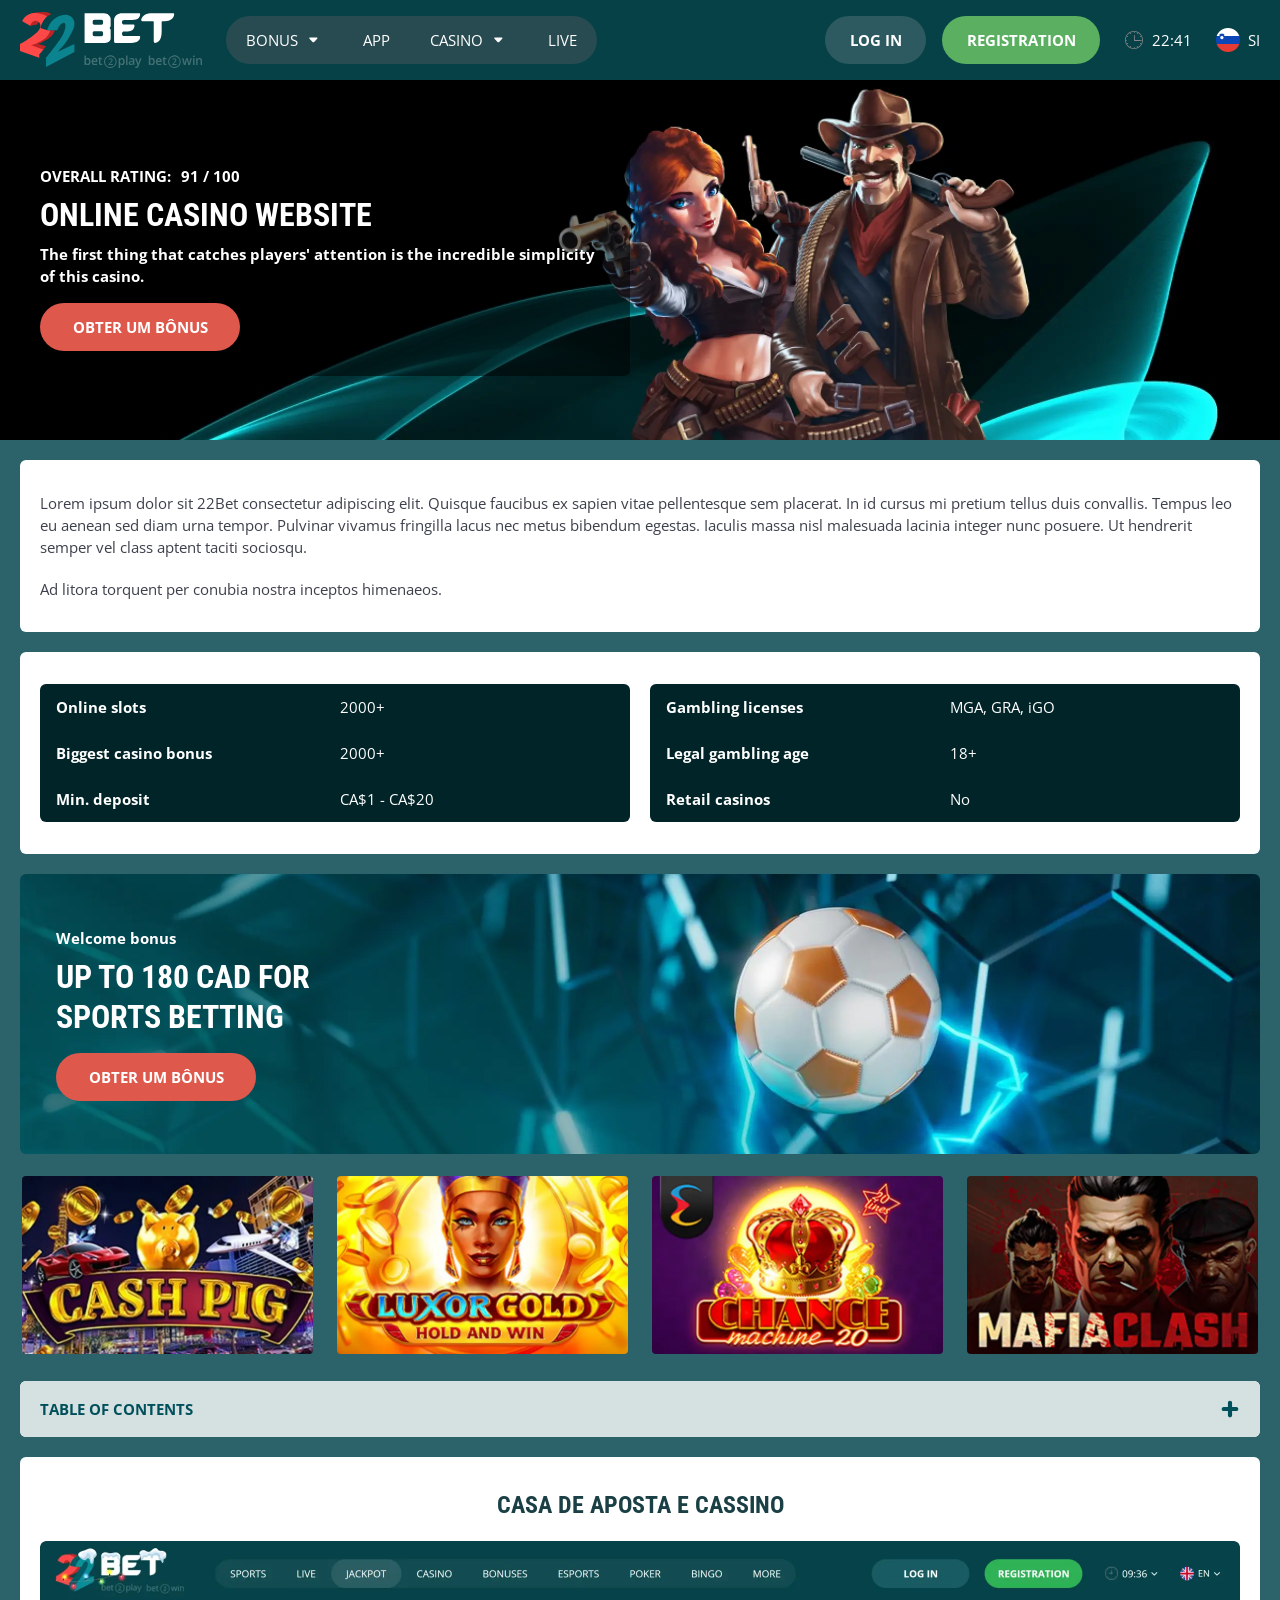
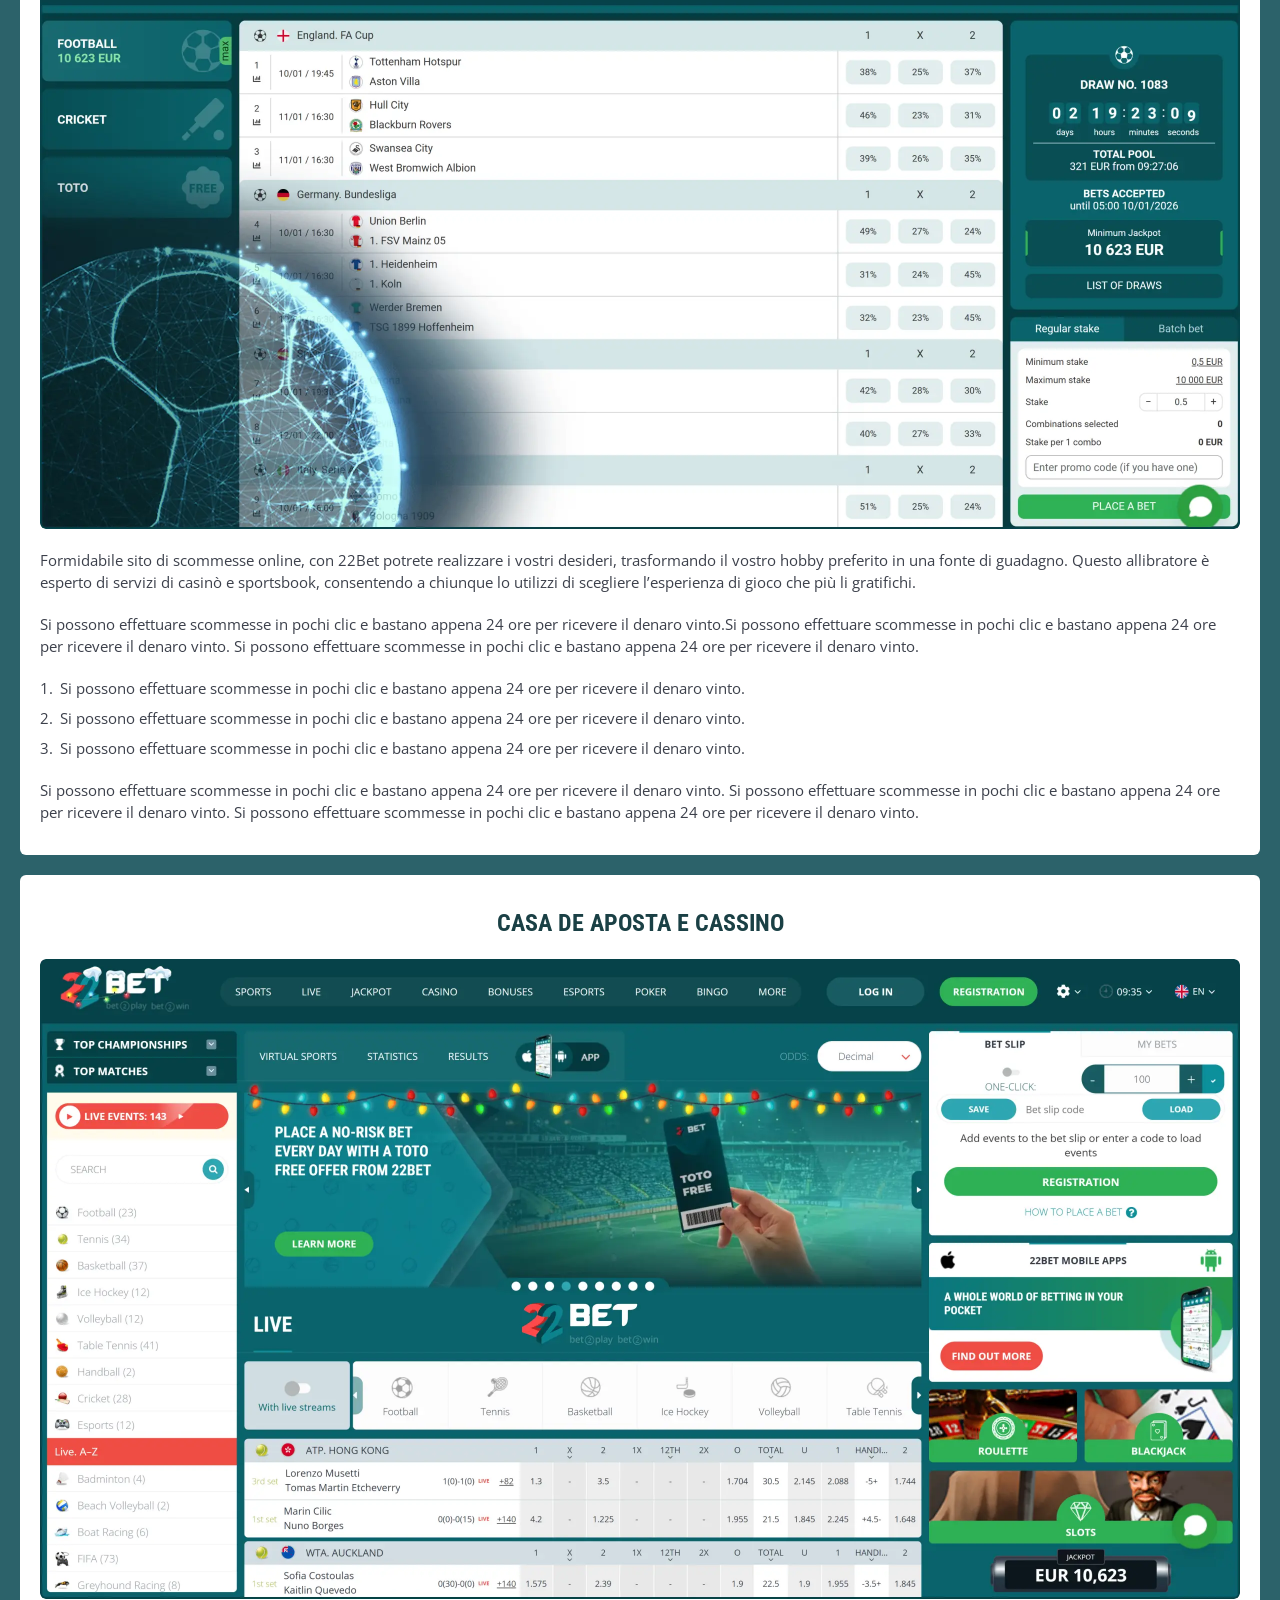
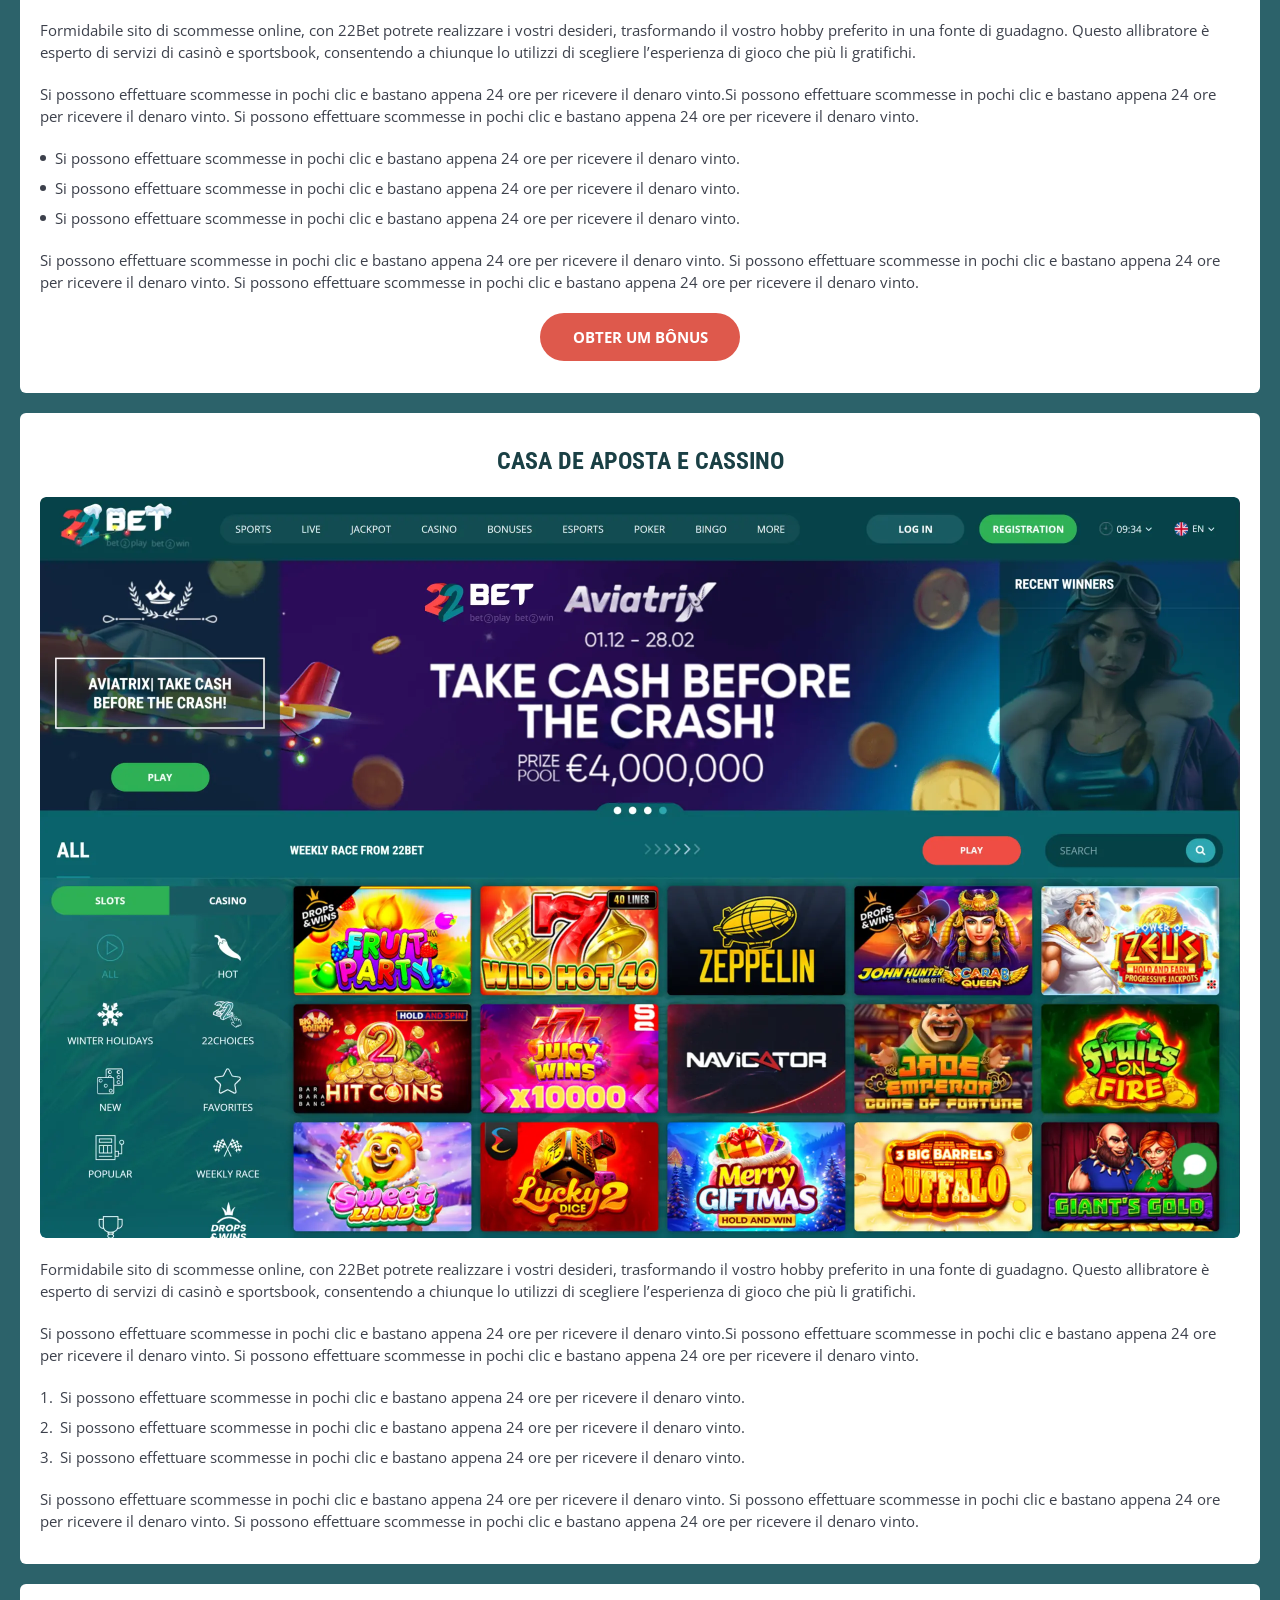
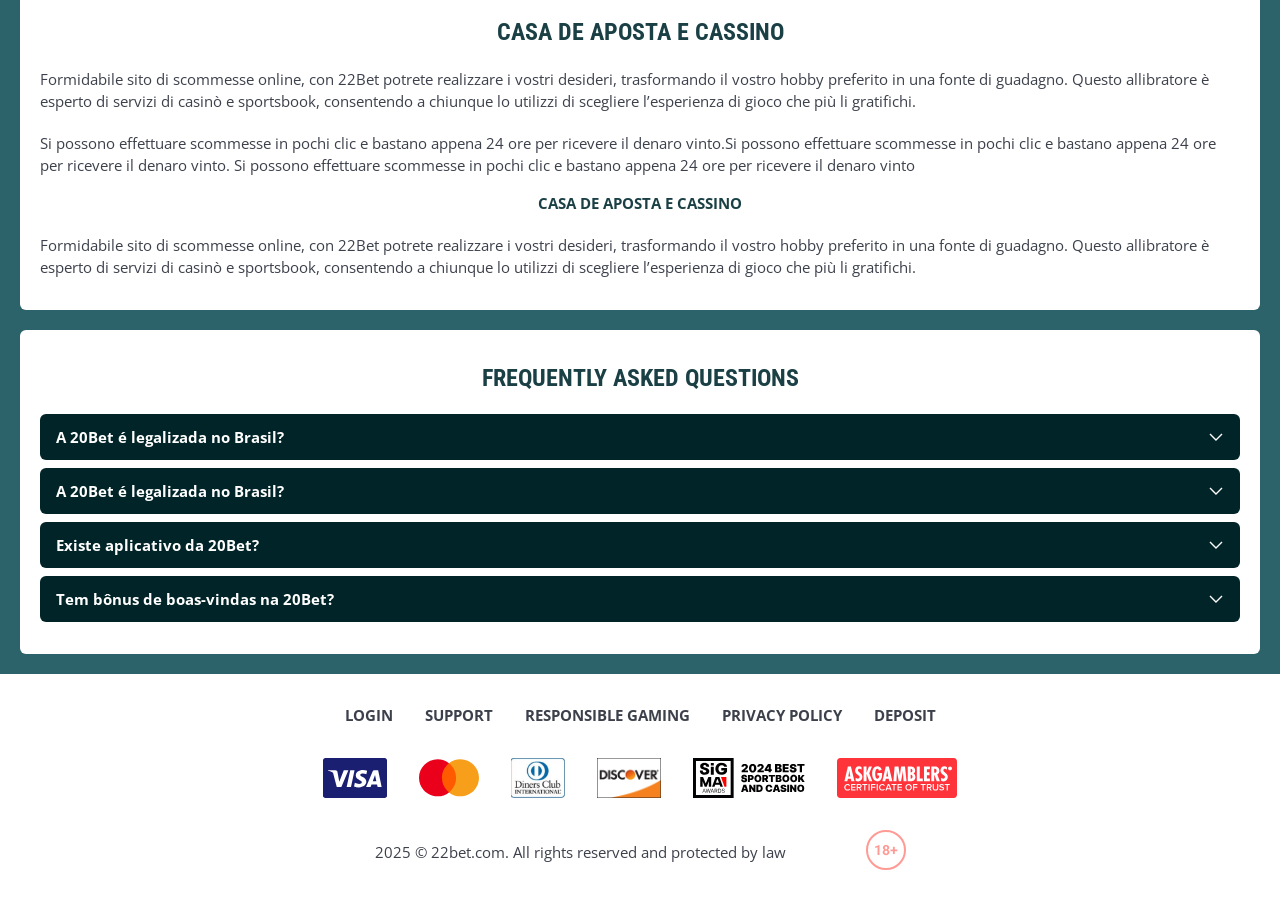
<file: index.html>
<!DOCTYPE html>
<html lang="si">
  <head>
    <meta charset="UTF-8" />
   
    <meta name="viewport" content="width=device-width, initial-scale=1.0" />
    <title>22Bet </title>
    <meta name="description" content />
    <meta property="og:site_name" content />
    <meta property="og:title" content />
    <meta property="og:type" content="website" />
    <meta property="og:url" content />
    <meta property="og:image" content />
    <meta property="og:image:alt" content />
    <meta property="og:locale" content="si" />
    <meta property="og:description" content />
    <link rel="preconnect" href="https://fonts.googleapis.com" />
    <link rel="preconnect" href="https://fonts.gstatic.com" crossorigin="anonymous" />
   <link href="https://fonts.googleapis.com/css2?family=Open+Sans:ital,wght@0,300..800;1,300..800&display=swap" rel="stylesheet">
<link href="https://fonts.googleapis.com/css?family=Roboto+Condensed&display=swap" rel="stylesheet">

   <link rel="stylesheet" href="./css/reset.css" />
    <link rel="stylesheet" href="./css/main.css" />
    <link rel="stylesheet" href="./css/media.css"/>
    <link rel="icon" href="./images/Group.png" type="image/x-icon"/>
    <script
    src="https://code.jquery.com/jquery-3.6.1.min.js"
    integrity="sha256-o88AwQnZB+VDvE9tvIXrMQaPlFFSUTR+nldQm1LuPXQ="
    crossorigin="anonymous"
  ></script>
  </head>
  <body>
    <header class="header">
      <section class="content header__content">
        <a href="./index.html" class="logo header__logo"
          ><img src="./images/logo.svg" alt="logo" title
        /></a>
        <button class="header__btn-menu" >
          <svg width="16px" height="16px" viewBox="0 0 16 16" xmlns="http://www.w3.org/2000/svg">
              <rect y="0" width="16" height="3" rx="1.5"></rect>
              <rect y="6.5" width="16" height="3" rx="1.5"></rect>
              <rect y="13" width="16" height="3" rx="1.5"></rect>
            </svg>
        </button>

          <nav class="menu header__menu">
            <ul class="header__menu-list">
                
              <li class="" >
              <div class="header__menu-wrapper">
                <div class="js-button-expander js-button-expander--menu" >
                <a href="./bonus.html" >
                <span>Bonus</span>
              </a>
              </div>
              <div class="header__menu-wrap js-expand-content js-expand-content--menu">
                <ul >
                  <li>
                    <a href="./freeSpins.html">
                    <span>Free Spins</span>
                  </a></li>
                  <li><a href="./promoCode.html">
                    <span>Promo Code</span>
                  </a>
                </li>
                  <li><a href="./welcomeBonus.html">
                    <span>Welcome Bonus</span>
                  </a>
                </li>
                <li><a href="./vip.html">
                    <span>VIP</span>
                  </a>
                </li>
                </ul>
              </div>
              </div>
               <a href="./bonus.html" class="header__menu-item">
                <span>Bonus</span>
              </a>
            </li>
              <li>
                <a href="./app.html">
                 App
                </a>
              </li>
              
              <li class="">
              <div class="header__menu-wrapper">
                <div class="js-button-expander js-button-expander--menu" >
                <a href="./casino.html" >
                <span> Casino</span>
              </a>
              </div>
              <div class="header__menu-wrap js-expand-content js-expand-content--menu">
                <ul >
                  <li>
                    <a href="./slots.html">
                    <span>Slots</span>
                  </a></li>
                 
                </ul>
              </div>
              </div>
               <a href="./casino.html" class="header__menu-item">
                <span>Casino</span>
              </a>
            </li>
               <li>
                <a href="./live.html">
               Live
                </a>
              </li>
              <li>
                    <a href="./freeSpins.html">
                    <span>Free Spins</span>
                  </a></li>
                  <li><a href="./promoCode.html">
                    <span>Promo Code</span>
                  </a>
                </li>
                  <li><a href="./welcomeBonus.html">
                    <span>Welcome Bonus</span>
                  </a>
                </li>
                <li><a href="./vip.html">
                    <span>VIP</span>
                  </a>
                </li>
             <li>
                    <a href="./slots.html">
                    <span>Slots</span>
                  </a></li>
             
             
            </ul>
            <div class="header__button header__button-menu " >
              <a href="#" class="button  button__login-menu">log in</a>
              <a href="#" class="button button__menu">registration</a>
            </div>
           
          </nav>
            <a href="#" class="button button__login">log in</a>
            <a href="#" class="button button__singup">registration</a>
            <div id="clock" class="header__time">00:00</div>
            <a href="" class="header__flag">
                <span><img src="./images/flag.png" alt="flag" title /></span>
                <span>si</span>
              </a>
      </section>
    </header>
     <main class="main home main-page">
        <section class=" hero hero__page">
           
            <div class="background">
              <img src="./images/main/bg-main.webp" alt="hero" title />
              
            </div>
            <div class="hero__wrapper">
              <div class="hero__data">
                <div class="hero__rating" >
                  <p>Overall Rating:</p>
                 
                  <span >
                    <span >91</span>
                  <span>/</span> 
                  <span >100</span>
                  
                  </span>
                </div>
                <h1 class="title general hero__title">
                 Online Casino Website
                </h1>
                <p class="hero__text">The first thing that catches players' attention is the incredible simplicity of this casino.</p>
                <a href="#" class="button  hero__button">Obter um Bônus</a>
               
              </div>
             
            </div>
          </section>
      <section class="main__wrap main__wrap-page">
       
       <section class="content__wrapper content__wrapper-page">

         
        
       
          <section class="content article">
            <p>
             Lorem ipsum dolor sit 22Bet consectetur adipiscing elit. Quisque faucibus ex sapien vitae pellentesque sem placerat. In id cursus mi pretium tellus duis convallis. Tempus leo eu aenean sed diam urna tempor. Pulvinar vivamus fringilla lacus nec metus bibendum egestas. Iaculis massa nisl malesuada lacinia integer nunc posuere. Ut hendrerit semper vel class aptent taciti sociosqu.
            </p>
            <p>
             Ad litora torquent per conubia nostra inceptos himenaeos.
            </p>
          </section>
         
            <section class="content features">
           
              <table class="features__table">
               <tbody class="features__group">
                 
                   <tr>
                   <td>Online slots</td>
                   <td>2000+</td>
                  </tr>
                  <tr>
                   <td>Biggest casino bonus</td>
                   <td>2000+</td>
                  </tr>
                  <tr>
                   <td>Min. deposit</td>
                   <td>CA$1 - CA$20</td>
                  </tr>
                  </tbody>
                  <tbody class="features__group">
              
                     <tr>
                     <td>Gambling licenses</td>
                     <td>MGA, GRA, iGO</td>
                   </tr>
                   <tr>
                     <td>Legal gambling age</td>
                     <td>18+</td>
                   </tr>
                   <tr>
                     <td>Retail casinos</td>
                     <td>No</td>
                   </tr>
                
               </tbody>
             </table>
            
         
           </section>  
             <section class="content banner">
            <div class="background banner__background banner__background-page">
              
              <img src="./images/main/banner-main.webp" alt="banner" title />
              
            </div>
            <div class="banner__info">
              <p class="banner__subtitle">Welcome bonus</p>
              <h2 class="title high banner__title-main">
                  
               up to 180 CAD
for sports betting
              </h2>
            
              <a href="#" class="button banner__button">Obter um Bônus</a>
            </div>
          </section>
           <section class="content casino">
           
              <ul class="casino__list">
                <li class="casino__item">
                    <div class="casino__wrapper">
                      <img class="casino__img" src="./images/main/card-main1.webp" alt="" title>
                    <div class="casino__hover casino__hover-live">
                        
                        <div class="casino-box">
                            
                        <a href="#" class="button  casino__buttons">Play now</a>
                        </div>
                    </div>
                    </div>
                    
                </li>
                <li class="casino__item">
                  <div class="casino__wrapper">
                    <img class="casino__img" src="./images/main/card-main2.webp" alt="" title>
                <div class="casino__hover casino__hover-live">
                      
                        <div class="casino-box">
                            
                        <a href="#" class="button  casino__buttons">Play now</a>
                        </div>
                    </div>
                  </div>
                 
              </li>
              <li class="casino__item">
                <div class="casino__wrapper">
                  <img class="casino__img" src="./images/main/card-main3.webp" alt="" title>
               <div class="casino__hover casino__hover-live">
                        
                        <div class="casino-box">
                            
                        <a href="#" class="button  casino__buttons">Play now</a>
                        </div>
                    </div>
               
            </li>
             <li class="casino__item">
                <div class="casino__wrapper">
                  <img class="casino__img" src="./images/main/card-main4.webp" alt="" title>
               <div class="casino__hover casino__hover-live">
                        
                        <div class="casino-box">
                            
                        <a href="#" class="button  casino__buttons">Play now</a>
                        </div>
                    </div>
               
            </li>
            

              </ul>
         </section>
              <section class="content menu-review__content">
              

            
                <div class="menu__review-desk menu__review-content">Table of Contents</div>
                <ul class="menu__review menu__review-list">
                  <li><a href="#">Casa de Aposta e Cassino</a></li>
                    <li><a href="#">Casa de Aposta e Cassino</a></li>
                      <li><a href="#">Casa de Aposta e Cassino</a></li>
                        <li><a href="#">Casa de Aposta e Cassino</a></li>
                          <li><a href="#">Frequently Asked Questions</a></li>
                 
                </ul>
             
          
          </section>
          
        
          <section class="content article">
            <h2 class="title high article__title">Casa de Aposta e Cassino</h2>
             <div class="images">
              <img src="./images/main/image1-main.webp" alt="banner" title />
            </div>
            <p>
             Formidabile sito di scommesse online, con 22Bet potrete realizzare i vostri desideri, trasformando il vostro hobby preferito in una fonte di guadagno. Questo allibratore è esperto di servizi di casinò e sportsbook, consentendo a chiunque lo utilizzi di scegliere l’esperienza di gioco che più li gratifichi.
            </p>
            <p>
             Si possono effettuare scommesse in pochi clic e bastano appena 24 ore per ricevere il denaro vinto.Si possono effettuare scommesse in pochi clic e bastano appena 24 ore per ricevere il denaro vinto. Si possono effettuare scommesse in pochi clic e bastano appena 24 ore per ricevere il denaro vinto.
            </p>
           <ol>
              <li>Si possono effettuare scommesse in pochi clic e bastano appena 24 ore per ricevere il denaro vinto.</li>
              <li>Si possono effettuare scommesse in pochi clic e bastano appena 24 ore per ricevere il denaro vinto.</li>
              <li>Si possono effettuare scommesse in pochi clic e bastano appena 24 ore per ricevere il denaro vinto.</li>
            </ol>
            <p>Si possono effettuare scommesse in pochi clic e bastano appena 24 ore per ricevere il denaro vinto. Si possono effettuare scommesse in pochi clic e bastano appena 24 ore per ricevere il denaro vinto. Si possono effettuare scommesse in pochi clic e bastano appena 24 ore per ricevere il denaro vinto.</p>
          </section>
           <section class="content article">
            <h2 class="title high article__title">Casa de Aposta e Cassino</h2>
             <div class="images">
              <img src="./images/main/image2-main.webp" alt="banner" title />
            </div>
            <p>
             Formidabile sito di scommesse online, con 22Bet potrete realizzare i vostri desideri, trasformando il vostro hobby preferito in una fonte di guadagno. Questo allibratore è esperto di servizi di casinò e sportsbook, consentendo a chiunque lo utilizzi di scegliere l’esperienza di gioco che più li gratifichi.
            </p>
            <p>
             Si possono effettuare scommesse in pochi clic e bastano appena 24 ore per ricevere il denaro vinto.Si possono effettuare scommesse in pochi clic e bastano appena 24 ore per ricevere il denaro vinto. Si possono effettuare scommesse in pochi clic e bastano appena 24 ore per ricevere il denaro vinto.
            </p>
           <ul>
              <li>Si possono effettuare scommesse in pochi clic e bastano appena 24 ore per ricevere il denaro vinto.</li>
              <li>Si possono effettuare scommesse in pochi clic e bastano appena 24 ore per ricevere il denaro vinto.</li>
              <li>Si possono effettuare scommesse in pochi clic e bastano appena 24 ore per ricevere il denaro vinto.</li>
            </ul>
            <p>Si possono effettuare scommesse in pochi clic e bastano appena 24 ore per ricevere il denaro vinto. Si possono effettuare scommesse in pochi clic e bastano appena 24 ore per ricevere il denaro vinto. Si possono effettuare scommesse in pochi clic e bastano appena 24 ore per ricevere il denaro vinto.</p>
         <a href="#" class="button">Obter um Bônus</a>
          </section>
           <section class="content article">
            <h2 class="title high article__title">Casa de Aposta e Cassino</h2>
             <div class="images">
              <img src="./images/main/image3-main.webp" alt="banner" title />
            </div>
            <p>
             Formidabile sito di scommesse online, con 22Bet potrete realizzare i vostri desideri, trasformando il vostro hobby preferito in una fonte di guadagno. Questo allibratore è esperto di servizi di casinò e sportsbook, consentendo a chiunque lo utilizzi di scegliere l’esperienza di gioco che più li gratifichi.
            </p>
            <p>
             Si possono effettuare scommesse in pochi clic e bastano appena 24 ore per ricevere il denaro vinto.Si possono effettuare scommesse in pochi clic e bastano appena 24 ore per ricevere il denaro vinto. Si possono effettuare scommesse in pochi clic e bastano appena 24 ore per ricevere il denaro vinto.
            </p>
           <ol>
              <li>Si possono effettuare scommesse in pochi clic e bastano appena 24 ore per ricevere il denaro vinto.</li>
              <li>Si possono effettuare scommesse in pochi clic e bastano appena 24 ore per ricevere il denaro vinto.</li>
              <li>Si possono effettuare scommesse in pochi clic e bastano appena 24 ore per ricevere il denaro vinto.</li>
            </ol>
            <p>Si possono effettuare scommesse in pochi clic e bastano appena 24 ore per ricevere il denaro vinto. Si possono effettuare scommesse in pochi clic e bastano appena 24 ore per ricevere il denaro vinto. Si possono effettuare scommesse in pochi clic e bastano appena 24 ore per ricevere il denaro vinto.</p>
          </section>
           <section class="content article">
            <h2 class="title high article__title">Casa de Aposta e Cassino</h2>
            <p>Formidabile sito di scommesse online, con 22Bet potrete realizzare i vostri desideri, trasformando il vostro hobby preferito in una fonte di guadagno. Questo allibratore è esperto di servizi di casinò e sportsbook, consentendo a chiunque lo utilizzi di scegliere l’esperienza di gioco che più li gratifichi.</p>
            <p>Si possono effettuare scommesse in pochi clic e bastano appena 24 ore per ricevere il denaro vinto.Si possono effettuare scommesse in pochi clic e bastano appena 24 ore per ricevere il denaro vinto. Si possono effettuare scommesse in pochi clic e bastano appena 24 ore per ricevere il denaro vinto</p>
            <h3>Casa de Aposta e Cassino</h3>
            <p>Formidabile sito di scommesse online, con 22Bet potrete realizzare i vostri desideri, trasformando il vostro hobby preferito in una fonte di guadagno. Questo allibratore è esperto di servizi di casinò e sportsbook, consentendo a chiunque lo utilizzi di scegliere l’esperienza di gioco che più li gratifichi.</p>
           </section>

          <section class="content faq">
            <h2 class="title high faq__title">Frequently Asked Questions</h2>
            <ul class="faq__list " >
              <li class="faq__item"  >
                <h3 class="title medium faq__subtitle js-button-expander js-button-expander--faq"  >A 20Bet é legalizada no Brasil?
                 </h3>
                <div  class="faq__answer js-expand-content js-expand-content--faq" >
                  <p  >
                    Sim, a casa de apostas tem licença emitida por Curaçao, que é reconhecida no Brasil e a permite atuar por aqui.
                  </p>
                </div>
              </li>
              <li class="faq__item"  >
                <h3 class="title medium faq__subtitle js-button-expander js-button-expander--faq"  >A 20Bet é legalizada no Brasil?</h3>
                <div class="faq__answer js-expand-content js-expand-content--faq" >
                  <p  >
                    Sim, a casa de apostas tem licença emitida por Curaçao, que é reconhecida no Brasil e a permite atuar por aqui.
                  </p>
                </div>
              </li> 
              <li class="faq__item"  >
                <h3 class="title medium faq__subtitle js-button-expander js-button-expander--faq"  >Existe aplicativo da 20Bet?</h3>
                <div class="faq__answer js-expand-content js-expand-content--faq" >
                  <p  >
                   Sim, disponível para sistemas operacionais iOS e Android.
                  </p>
                </div>
              </li> 
              <li class="faq__item"  >
                <h3 class="title medium faq__subtitle js-button-expander js-button-expander--faq"  >Tem bônus de boas-vindas na 20Bet?</h3>
                <div class="faq__answer js-expand-content js-expand-content--faq" >
                  <p  >
                   O pacote especial para novos usuários da 20Bet paga 100% sobre o primeiro depósito, com limite de 600 BRL.
                  </p>
                </div>
              </li> 
             
            </ul>
          </section>
          
        </section> 
      
        <div class=""  onclick="scrollToTop()">
          <button class="main__arrow" id="scrollToTopBtn"></button>
        </div> 
        
      </section>
    </main> 
     <footer class=" footer ">
      <section class="content footer__content">
        <ul class="footer__menu">
         <li><a href="./login.html">Login</a></li>
         <li><a href="./support.html">Support</a></li>
         <li><a href="./responsible.html">Responsible Gaming</a></li>
         <li><a href="./policy.html">Privacy Policy</a></li>
         <li><a href="./deposit.html">Deposit</a></li>
        </ul>
       
          <ul class="footer__cards-list">
           
            <li>
              <a href="#"
                ><img src="./images/visa.svg" alt="cardvisa" title
              /></a>
            </li>
            <li>
              <a href="#"
                ><img
                  src="./images/mastercard.svg"
                  alt="mastercard"
                  title
              /></a>
            </li>
            <li>
                <a href="#"
                  ><img src="./images/diners.svg" alt="diners" title
                /></a>
              </li>
              <li>
                <a href="#"
                  ><img src="./images/discover.svg" alt="discover" title
                /></a>
              </li>
              <li>
                <a href="#"
                  ><img src="./images/sigma.svg" alt="sigma" title
                /></a>
              </li>
              <li>
                <a href="#"
                  ><img src="./images/ask.svg" alt="ask" title
                /></a>
              </li>
            
          </ul>
       
        <div class="footer__wrapp">
          <div class="footer__text">
           
            <p>2025 &copy; 22bet.com. All rights reserved and protected by law
</p>
           
          </div>
          <div class="footer__age">
            <img src="./images/age.svg" alt="age" title />
          </div>
        </div>
      
      </section>
    </footer>
    <script src="./js/arrowUp.js" defer></script>
    <script src="./js/sidebar.js" defer></script>
    <script src="./js/expander.js" defer></script>
    <script src="./js/mobile-menu.js" defer></script>
    <script src="./js/clock.js" defer></script>
  </body>
</html>
</file>
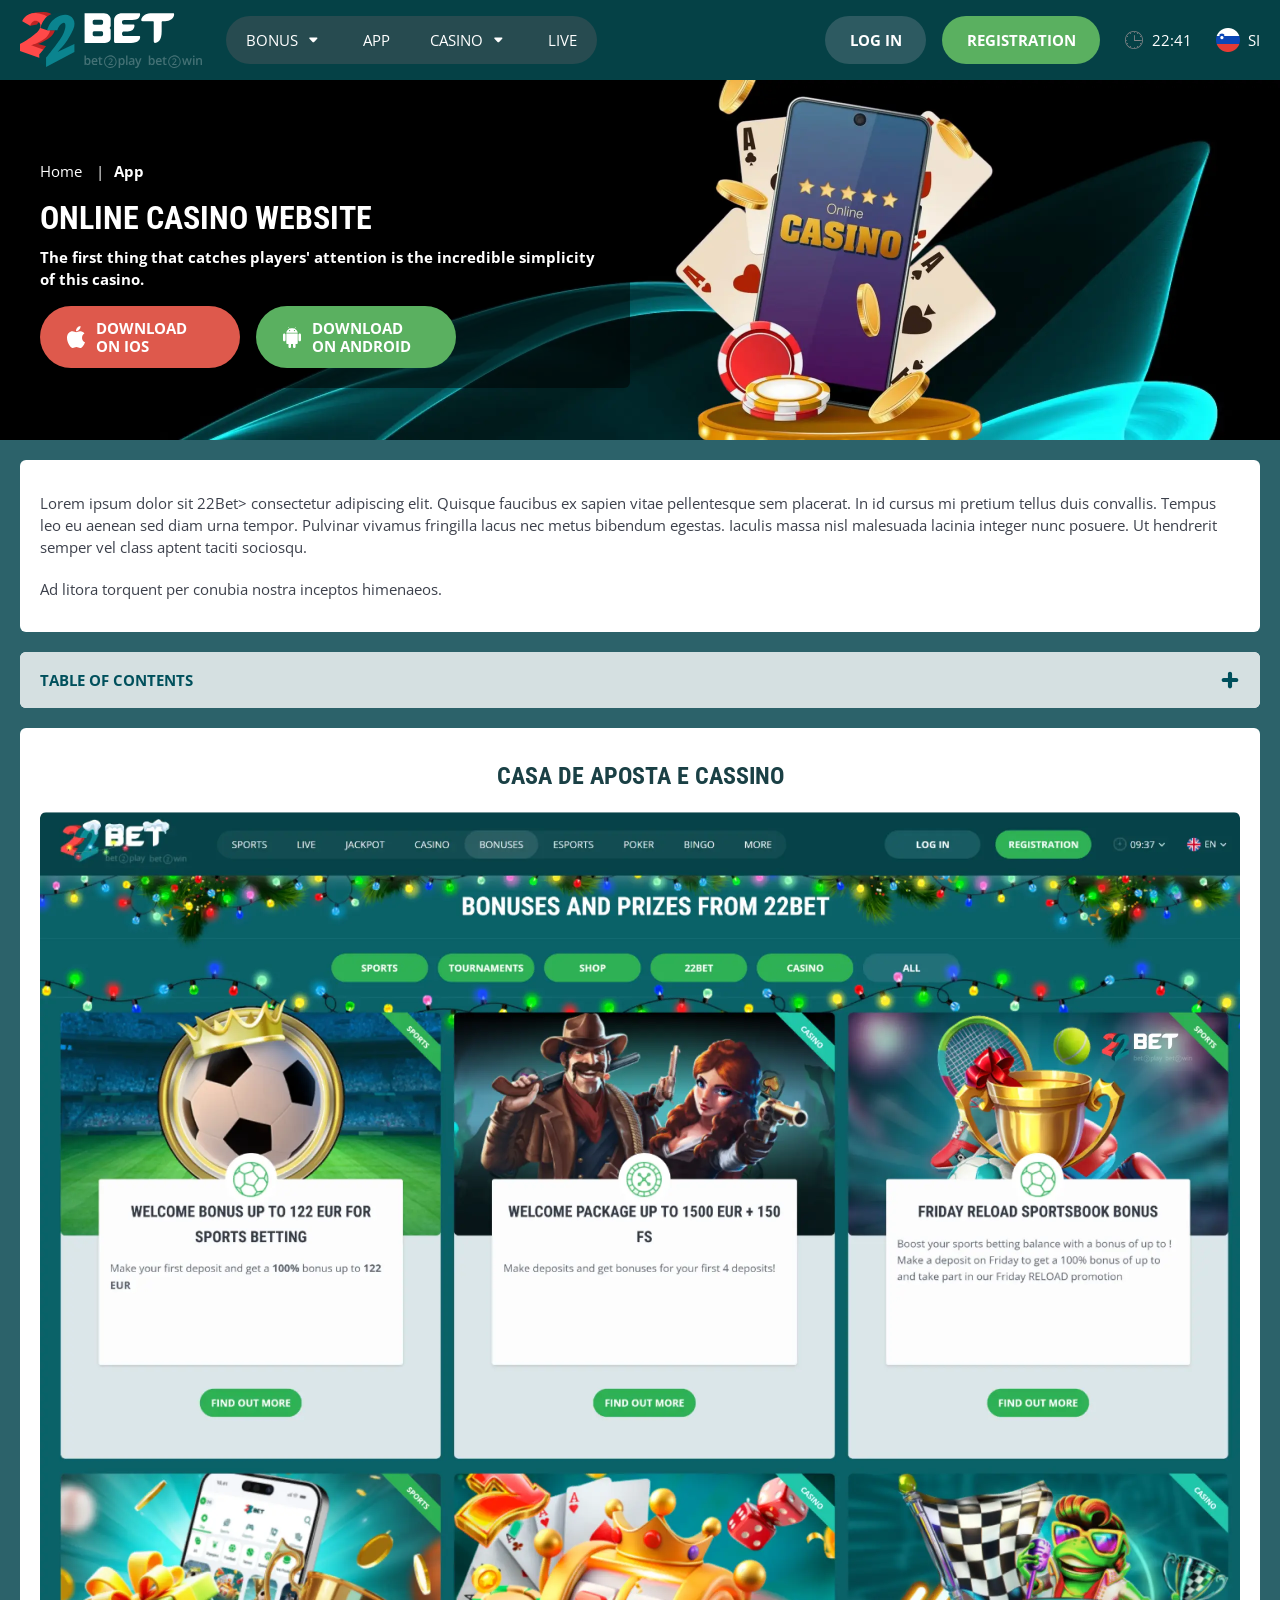
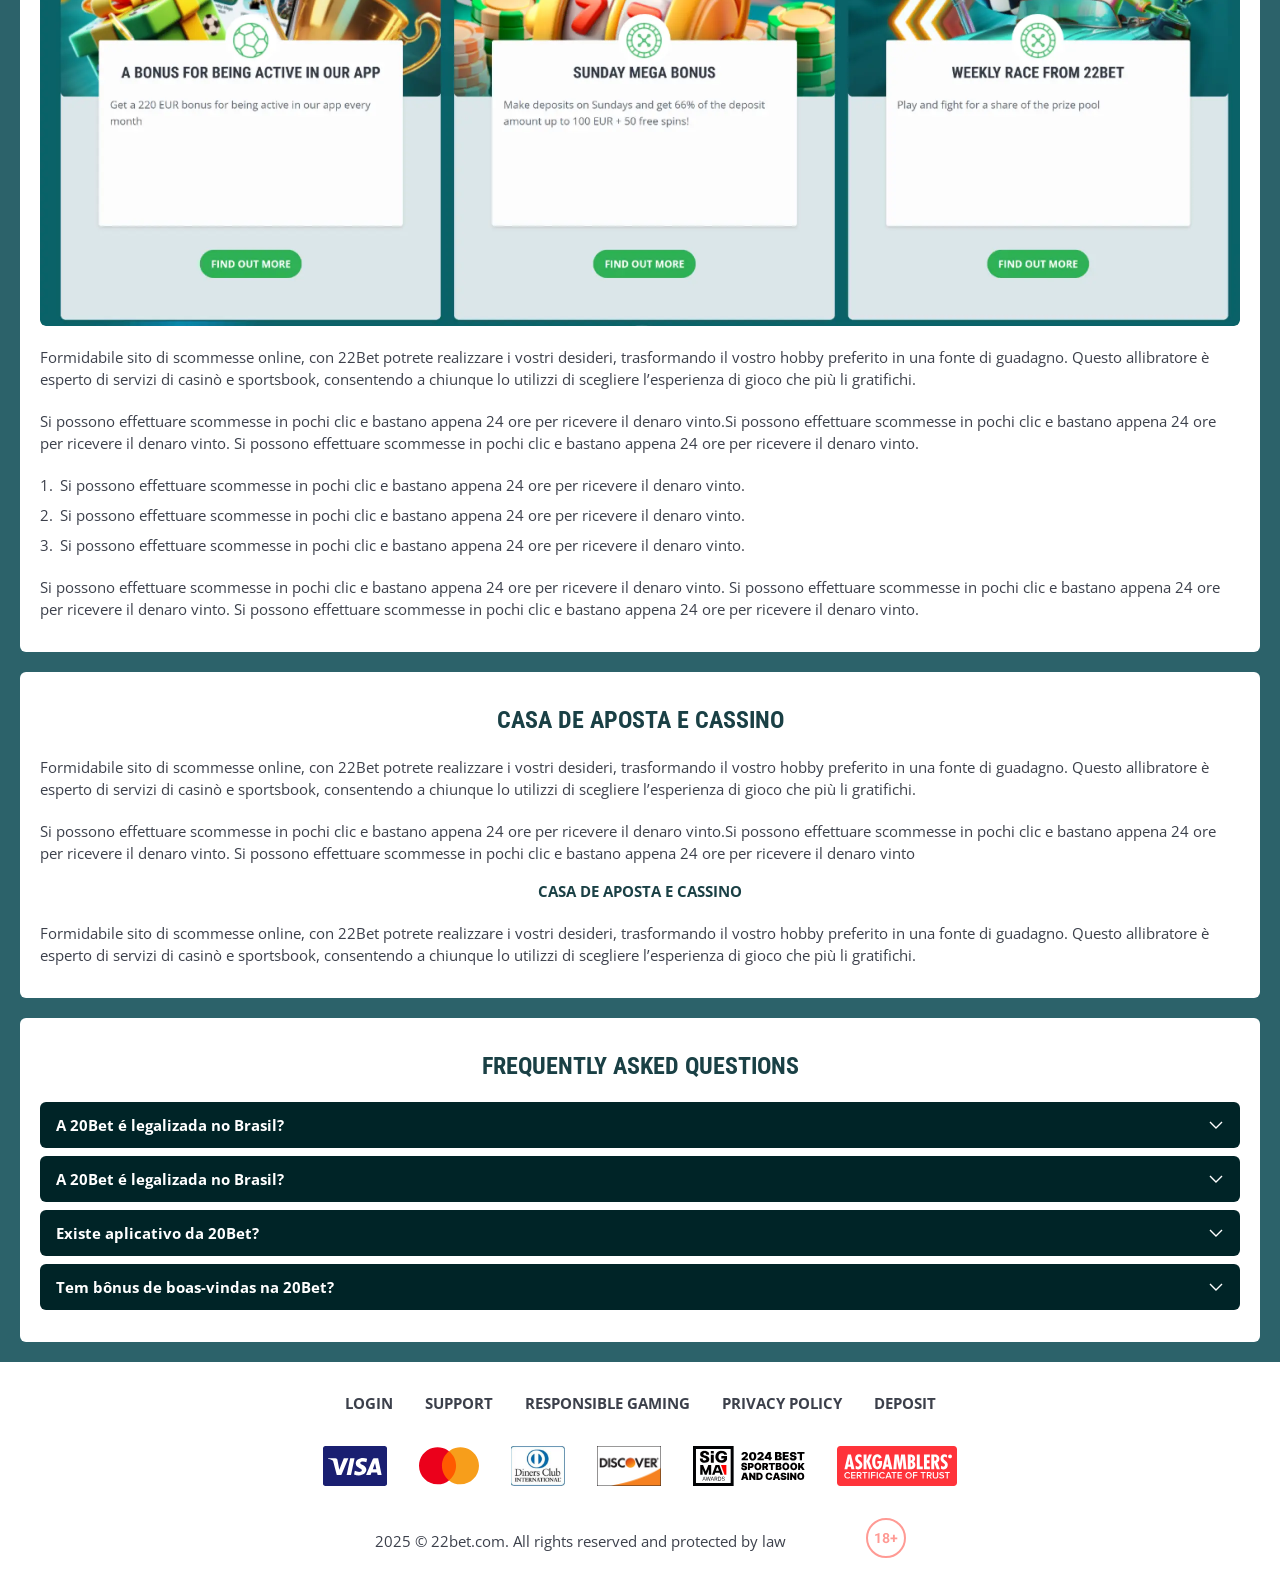
<file: app.html>
<!DOCTYPE html>
<html lang="si">
  <head>
    <meta charset="UTF-8" />
   
    <meta name="viewport" content="width=device-width, initial-scale=1.0" />
    <title>22Bet </title>
    <meta name="description" content />
    <meta property="og:site_name" content />
    <meta property="og:title" content />
    <meta property="og:type" content="website" />
    <meta property="og:url" content />
    <meta property="og:image" content />
    <meta property="og:image:alt" content />
    <meta property="og:locale" content="si" />
    <meta property="og:description" content />
    <link rel="preconnect" href="https://fonts.googleapis.com" />
    <link rel="preconnect" href="https://fonts.gstatic.com" crossorigin="anonymous" />
   <link href="https://fonts.googleapis.com/css2?family=Open+Sans:ital,wght@0,300..800;1,300..800&display=swap" rel="stylesheet">
<link href="https://fonts.googleapis.com/css?family=Roboto+Condensed&display=swap" rel="stylesheet">

   <link rel="stylesheet" href="./css/reset.css" />
    <link rel="stylesheet" href="./css/main.css" />
    <link rel="stylesheet" href="./css/media.css"/>
    <link rel="icon" href="./images/Group.png" type="image/x-icon"/>
    <script
    src="https://code.jquery.com/jquery-3.6.1.min.js"
    integrity="sha256-o88AwQnZB+VDvE9tvIXrMQaPlFFSUTR+nldQm1LuPXQ="
    crossorigin="anonymous"
  ></script>
  </head>
  <body>
    <header class="header">
      <section class="content header__content">
        <a href="./index.html" class="logo header__logo"
          ><img src="./images/logo.svg" alt="logo" title
        /></a>
        <button class="header__btn-menu" >
          <svg width="16px" height="16px" viewBox="0 0 16 16" xmlns="http://www.w3.org/2000/svg">
              <rect y="0" width="16" height="3" rx="1.5"></rect>
              <rect y="6.5" width="16" height="3" rx="1.5"></rect>
              <rect y="13" width="16" height="3" rx="1.5"></rect>
            </svg>
        </button>

          <nav class="menu header__menu">
            <ul class="header__menu-list">
                
              <li class="">
              <div class="header__menu-wrapper">
                <div class="js-button-expander js-button-expander--menu" >
                <a href="./bonus.html" >
                <span>Bonus</span>
              </a>
              </div>
              <div class="header__menu-wrap js-expand-content js-expand-content--menu">
                <ul >
                  <li>
                    <a href="./freeSpins.html">
                    <span>Free Spins</span>
                  </a></li>
                  <li><a href="./promoCode.html">
                    <span>Promo Code</span>
                  </a>
                </li>
                  <li><a href="./welcomeBonus.html">
                    <span>Welcome Bonus</span>
                  </a>
                </li>
                <li><a href="./vip.html">
                    <span>VIP</span>
                  </a>
                </li>
                </ul>
              </div>
              </div>
               <a href="./bonus.html" class="header__menu-item">
                <span>Bonus</span>
              </a>
            </li>
              <li>
                <a href="./app.html">
                 App
                </a>
              </li>
              
              <li class="">
              <div class="header__menu-wrapper">
                <div class="js-button-expander js-button-expander--menu" >
                <a href="./casino.html" >
                <span> Casino</span>
              </a>
              </div>
              <div class="header__menu-wrap js-expand-content js-expand-content--menu">
                <ul >
                  <li>
                    <a href="./slots.html">
                    <span>Slots</span>
                  </a></li>
                 
                </ul>
              </div>
              </div>
               <a href="./casino.html" class="header__menu-item">
                <span>Casino</span>
              </a>
            </li>
               <li>
                <a href="./live.html">
               Live
                </a>
              </li>
              <li>
                    <a href="./freeSpins.html">
                    <span>Free Spins</span>
                  </a></li>
                  <li><a href="./promoCode.html">
                    <span>Promo Code</span>
                  </a>
                </li>
                  <li><a href="./welcomeBonus.html">
                    <span>Welcome Bonus</span>
                  </a>
                </li>
                <li><a href="./vip.html">
                    <span>VIP</span>
                  </a>
                </li>
             <li>
                    <a href="./slots.html">
                    <span>Slots</span>
                  </a></li>
             
             
            </ul>
            <div class="header__button header__button-menu " >
              <a href="#" class="button  button__login-menu">log in</a>
              <a href="#" class="button button__menu">registration</a>
            </div>
           
          </nav>
            <a href="#" class="button button__login">log in</a>
            <a href="#" class="button button__singup">registration</a>
            <div id="clock" class="header__time">00:00</div>
            <a href="" class="header__flag">
                <span><img src="./images/flag.png" alt="flag" title /></span>
                <span>si</span>
              </a>
      </section>
    </header>
     <main class="main home main-page">
        <section class=" hero hero__page hero__page-app">
           
            <div class="background background-page">
              <img src="./images/app/bg-app.webp" alt="hero" title />
              
            </div>
            <div class="hero__wrapper hero__wrapper-page">
              <div class="hero__data hero__data-app">
                <ul
                class="breadcrumbs "
                
              >
                <li
                  
                >
                  <a href="#" >
                    <span >Home</span></a
                  >
                 
                </li>
                <li
                  
                >
                  <a href="#" > <span >App</span></a>
                 
                </li>
              </ul>
                <h1 class="title general hero__title">
                  Online Casino Website
                </h1>
                 <p class="hero__text">The first thing that catches players' attention is the incredible simplicity of this casino.</p>
               
              <div class="banner__content banner__content-app">
             
                  <a href="#" class="banner__btn banner__btn-app">
                    <img src="./images/main/apple-app.svg" alt="icon" title>
                   Download </br>
on iOS
                  </a>
                  <a href="#" class="banner__btn banner__btn-android"
                    > <img src="./images/main/android-app.svg" alt="icon" title>Download </br>
on Android</a
                  >
                </div>
              </div>
             
            </div>
          </section>
      <section class="main__wrap main__wrap-page">
       
       <section class="content__wrapper content__wrapper-page">

         
        
       
          <section class="content article">
            <p>
             Lorem ipsum dolor sit 22Bet> consectetur adipiscing elit. Quisque faucibus ex sapien vitae pellentesque sem placerat. In id cursus mi pretium tellus duis convallis. Tempus leo eu aenean sed diam urna tempor. Pulvinar vivamus fringilla lacus nec metus bibendum egestas. Iaculis massa nisl malesuada lacinia integer nunc posuere. Ut hendrerit semper vel class aptent taciti sociosqu.
            </p>
            <p>
             Ad litora torquent per conubia nostra inceptos himenaeos.
            </p>
          </section>
         
              <section class="content menu-review__content">
              

            
                <div class="menu__review-desk menu__review-content">Table of Contents</div>
                <ul class="menu__review menu__review-list">
                  <li><a href="#">Casa de Aposta e Cassino</a></li>
                    <li><a href="#">Casa de Aposta e Cassino</a></li>
                      <li><a href="#">Casa de Aposta e Cassino</a></li>
                        <li><a href="#">Casa de Aposta e Cassino</a></li>
                          <li><a href="#">Frequently Asked Questions</a></li>
                 
                </ul>
             
          
          </section>
          
        
          <section class="content article">
            <h2 class="title high article__title">Casa de Aposta e Cassino</h2>
             <div class="images">
              <img src="./images/app/image1-app.webp" alt="banner" title />
            </div>
            <p>
             Formidabile sito di scommesse online, con 22Bet potrete realizzare i vostri desideri, trasformando il vostro hobby preferito in una fonte di guadagno. Questo allibratore è esperto di servizi di casinò e sportsbook, consentendo a chiunque lo utilizzi di scegliere l’esperienza di gioco che più li gratifichi.
            </p>
            <p>
             Si possono effettuare scommesse in pochi clic e bastano appena 24 ore per ricevere il denaro vinto.Si possono effettuare scommesse in pochi clic e bastano appena 24 ore per ricevere il denaro vinto. Si possono effettuare scommesse in pochi clic e bastano appena 24 ore per ricevere il denaro vinto.
            </p>
           <ol>
              <li>Si possono effettuare scommesse in pochi clic e bastano appena 24 ore per ricevere il denaro vinto.</li>
              <li>Si possono effettuare scommesse in pochi clic e bastano appena 24 ore per ricevere il denaro vinto.</li>
              <li>Si possono effettuare scommesse in pochi clic e bastano appena 24 ore per ricevere il denaro vinto.</li>
            </ol>
            <p>Si possono effettuare scommesse in pochi clic e bastano appena 24 ore per ricevere il denaro vinto. Si possono effettuare scommesse in pochi clic e bastano appena 24 ore per ricevere il denaro vinto. Si possono effettuare scommesse in pochi clic e bastano appena 24 ore per ricevere il denaro vinto.</p>
          </section>
         
         
           <section class="content article">
            <h2 class="title high article__title">Casa de Aposta e Cassino</h2>
            <p>Formidabile sito di scommesse online, con 22Bet potrete realizzare i vostri desideri, trasformando il vostro hobby preferito in una fonte di guadagno. Questo allibratore è esperto di servizi di casinò e sportsbook, consentendo a chiunque lo utilizzi di scegliere l’esperienza di gioco che più li gratifichi.</p>
            <p>Si possono effettuare scommesse in pochi clic e bastano appena 24 ore per ricevere il denaro vinto.Si possono effettuare scommesse in pochi clic e bastano appena 24 ore per ricevere il denaro vinto. Si possono effettuare scommesse in pochi clic e bastano appena 24 ore per ricevere il denaro vinto</p>
            <h3>Casa de Aposta e Cassino</h3>
            <p>Formidabile sito di scommesse online, con 22Bet potrete realizzare i vostri desideri, trasformando il vostro hobby preferito in una fonte di guadagno. Questo allibratore è esperto di servizi di casinò e sportsbook, consentendo a chiunque lo utilizzi di scegliere l’esperienza di gioco che più li gratifichi.</p>
           </section>

          <section class="content faq">
            <h2 class="title high faq__title">Frequently Asked Questions</h2>
            <ul class="faq__list " >
              <li class="faq__item"  >
                <h3 class="title medium faq__subtitle js-button-expander js-button-expander--faq"  >A 20Bet é legalizada no Brasil?
                 </h3>
                <div  class="faq__answer js-expand-content js-expand-content--faq" >
                  <p  >
                    Sim, a casa de apostas tem licença emitida por Curaçao, que é reconhecida no Brasil e a permite atuar por aqui.
                  </p>
                </div>
              </li>
              <li class="faq__item"  >
                <h3 class="title medium faq__subtitle js-button-expander js-button-expander--faq"  >A 20Bet é legalizada no Brasil?</h3>
                <div class="faq__answer js-expand-content js-expand-content--faq" >
                  <p  >
                    Sim, a casa de apostas tem licença emitida por Curaçao, que é reconhecida no Brasil e a permite atuar por aqui.
                  </p>
                </div>
              </li> 
              <li class="faq__item"  >
                <h3 class="title medium faq__subtitle js-button-expander js-button-expander--faq"  >Existe aplicativo da 20Bet?</h3>
                <div class="faq__answer js-expand-content js-expand-content--faq" >
                  <p  >
                   Sim, disponível para sistemas operacionais iOS e Android.
                  </p>
                </div>
              </li> 
              <li class="faq__item"  >
                <h3 class="title medium faq__subtitle js-button-expander js-button-expander--faq"  >Tem bônus de boas-vindas na 20Bet?</h3>
                <div class="faq__answer js-expand-content js-expand-content--faq" >
                  <p  >
                   O pacote especial para novos usuários da 20Bet paga 100% sobre o primeiro depósito, com limite de 600 BRL.
                  </p>
                </div>
              </li> 
             
            </ul>
          </section>
          
        </section> 
      
        <div class=""  onclick="scrollToTop()">
          <button class="main__arrow" id="scrollToTopBtn"></button>
        </div> 
        
      </section>
    </main> 
 <footer class=" footer ">
      <section class="content footer__content">
        <ul class="footer__menu">
         <li><a href="./login.html">Login</a></li>
         <li><a href="./support.html">Support</a></li>
         <li><a href="./responsible.html">Responsible Gaming</a></li>
         <li><a href="./policy.html">Privacy Policy</a></li>
         <li><a href="./deposit.html">Deposit</a></li>
        </ul>
       
          <ul class="footer__cards-list">
           
            <li>
              <a href="#"
                ><img src="./images/visa.svg" alt="cardvisa" title
              /></a>
            </li>
            <li>
              <a href="#"
                ><img
                  src="./images/mastercard.svg"
                  alt="mastercard"
                  title
              /></a>
            </li>
            <li>
                <a href="#"
                  ><img src="./images/diners.svg" alt="diners" title
                /></a>
              </li>
              <li>
                <a href="#"
                  ><img src="./images/discover.svg" alt="discover" title
                /></a>
              </li>
              <li>
                <a href="#"
                  ><img src="./images/sigma.svg" alt="sigma" title
                /></a>
              </li>
              <li>
                <a href="#"
                  ><img src="./images/ask.svg" alt="ask" title
                /></a>
              </li>
            
          </ul>
       
        <div class="footer__wrapp">
          <div class="footer__text">
           
            <p>2025 &copy; 22bet.com. All rights reserved and protected by law
</p>
           
          </div>
          <div class="footer__age">
            <img src="./images/age.svg" alt="age" title />
          </div>
        </div>
      
      </section>
    </footer>
    <script src="./js/arrowUp.js" defer></script>
    <script src="./js/sidebar.js" defer></script>
    <script src="./js/expander.js" defer></script>
    <script src="./js/mobile-menu.js" defer></script>
    <script src="./js/clock.js" defer></script>
  </body>
</html>
</file>
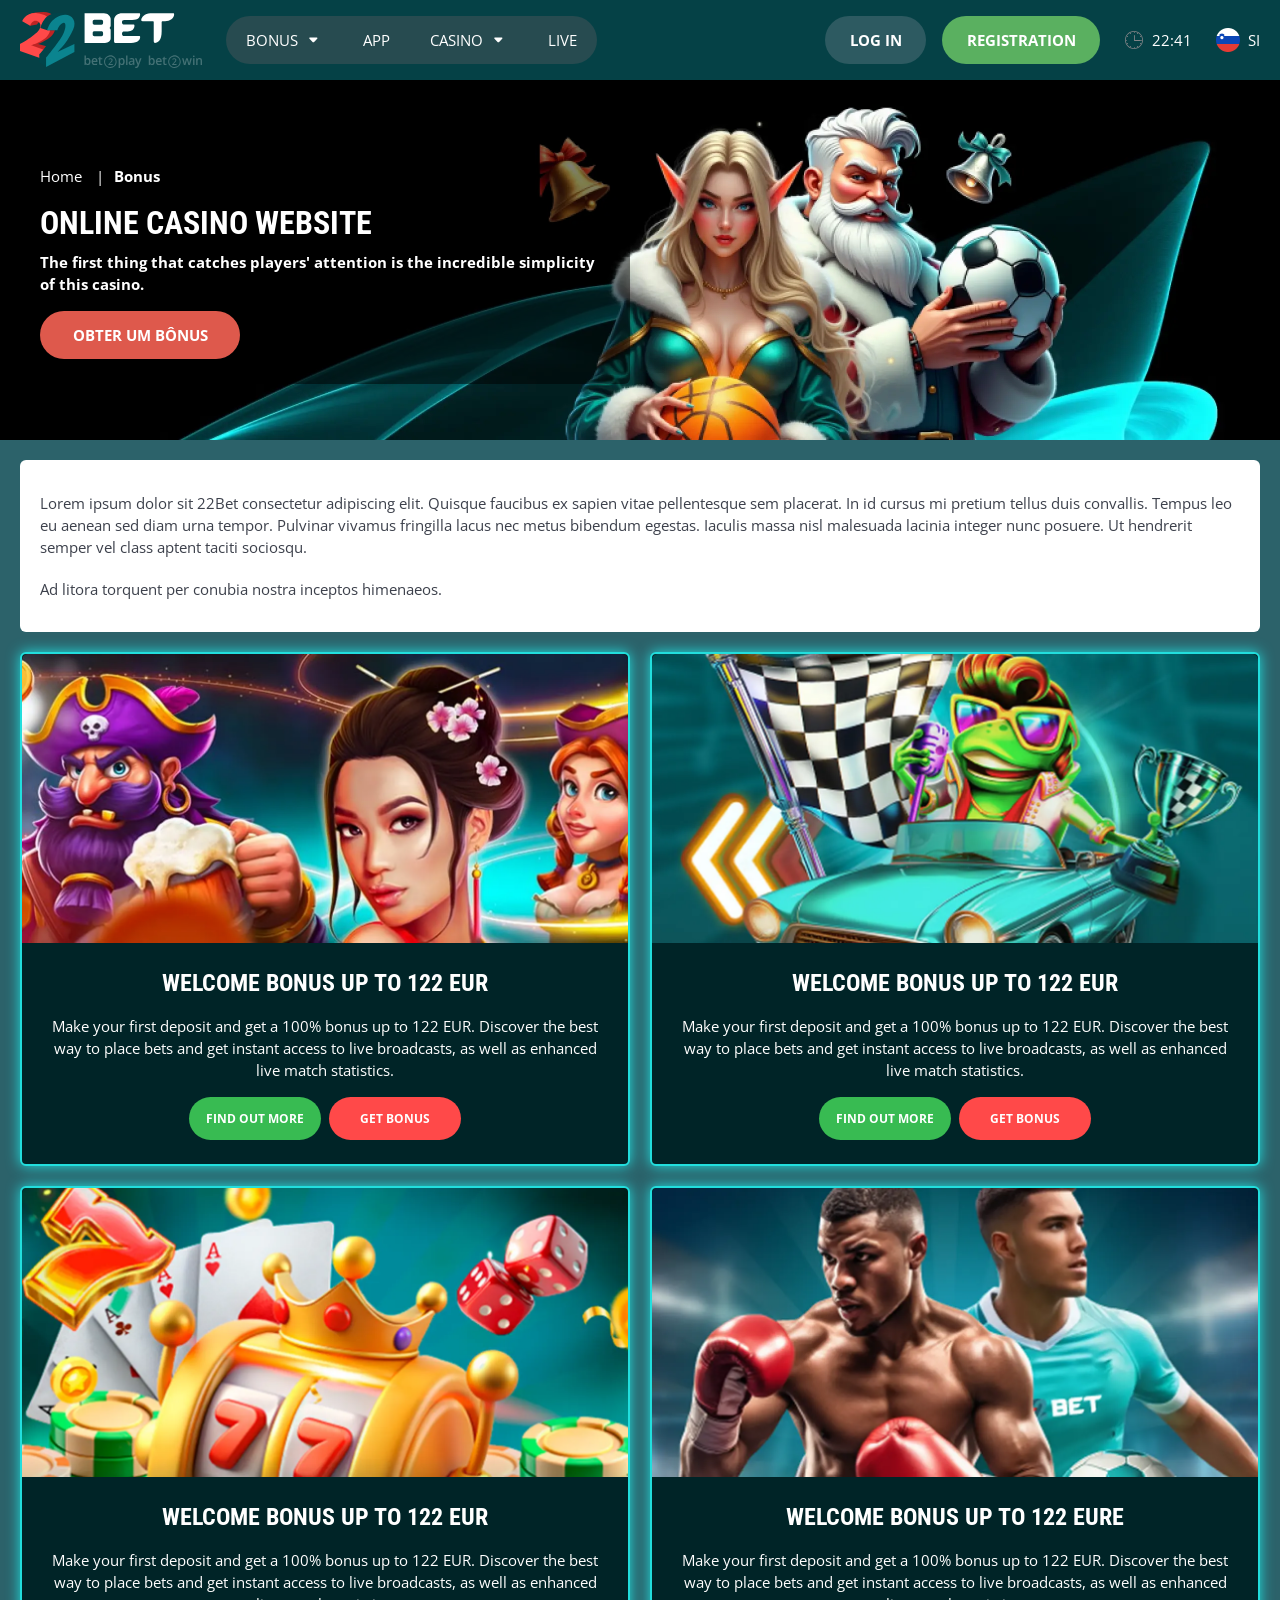
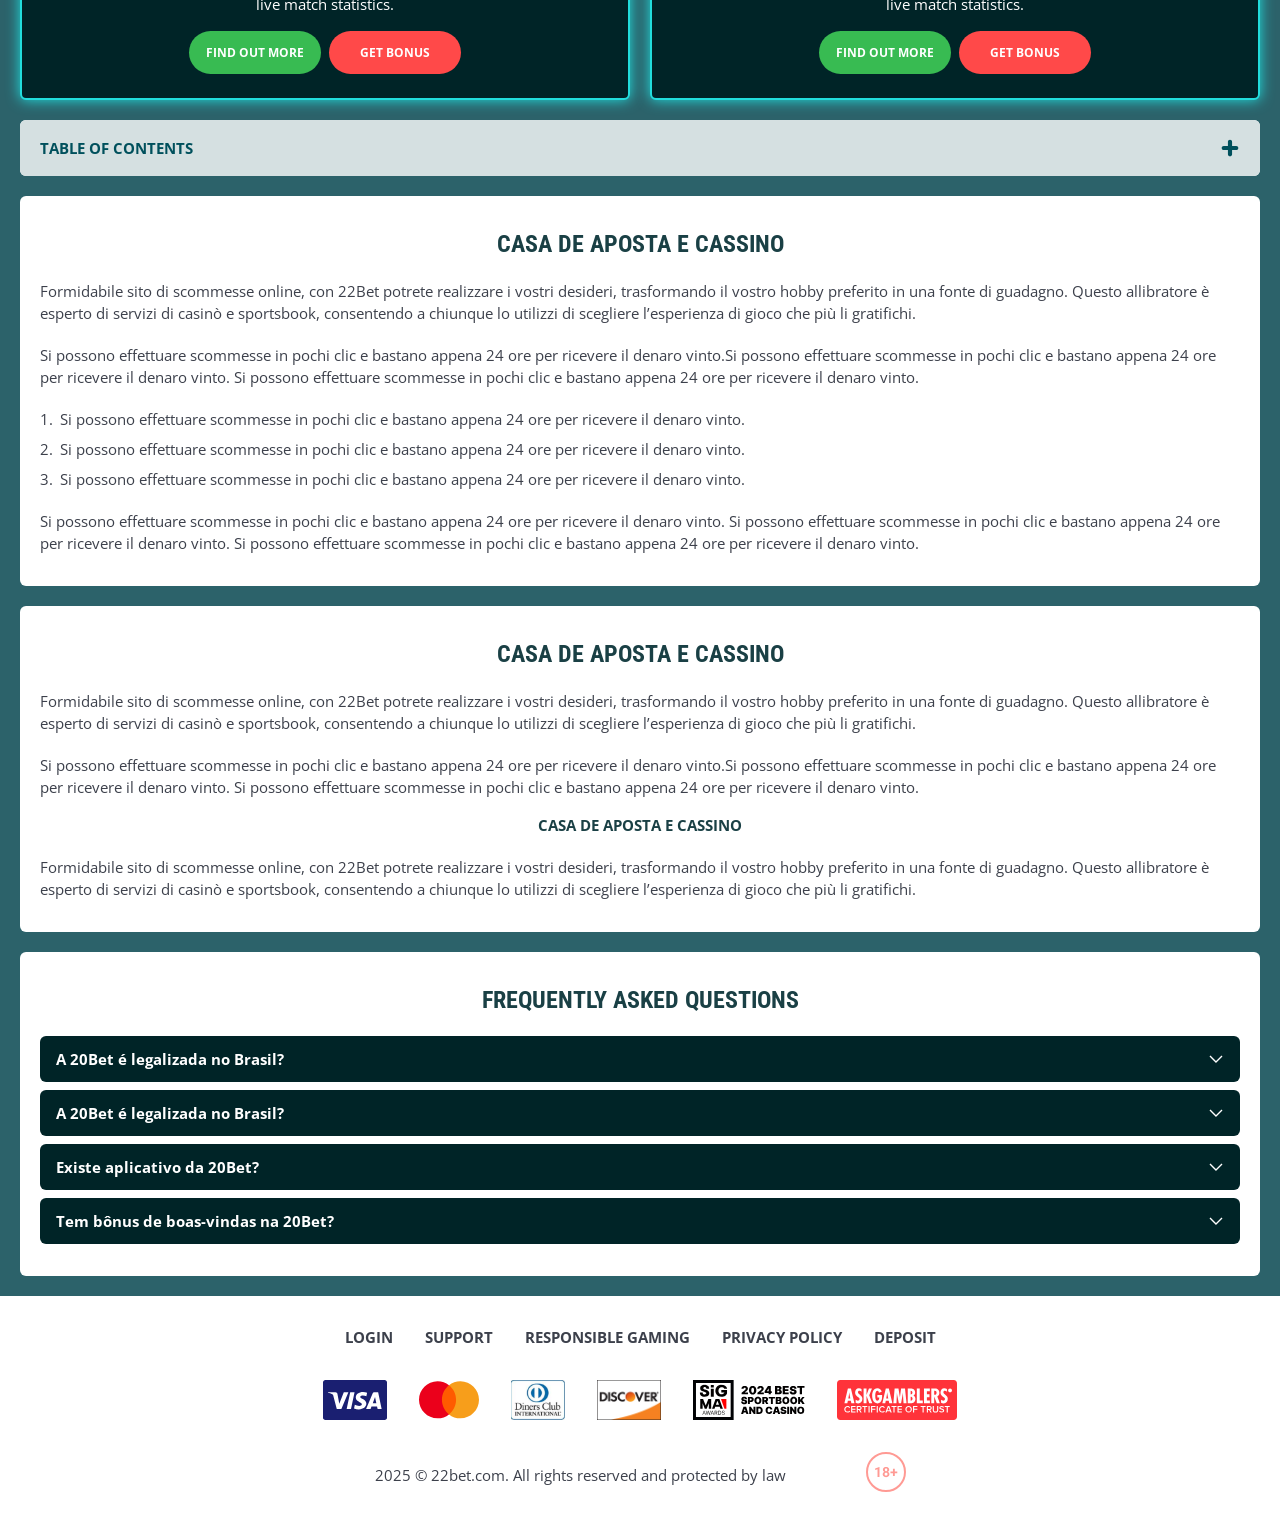
<file: bonus.html>
<!DOCTYPE html>
<html lang="si">
  <head>
    <meta charset="UTF-8" />
   
    <meta name="viewport" content="width=device-width, initial-scale=1.0" />
    <title>22Bet </title>
    <meta name="description" content />
    <meta property="og:site_name" content />
    <meta property="og:title" content />
    <meta property="og:type" content="website" />
    <meta property="og:url" content />
    <meta property="og:image" content />
    <meta property="og:image:alt" content />
    <meta property="og:locale" content="si" />
    <meta property="og:description" content />
    <link rel="preconnect" href="https://fonts.googleapis.com" />
    <link rel="preconnect" href="https://fonts.gstatic.com" crossorigin="anonymous" />
    
   <link href="https://fonts.googleapis.com/css2?family=Open+Sans:ital,wght@0,300..800;1,300..800&display=swap" rel="stylesheet">
<link href="https://fonts.googleapis.com/css?family=Roboto+Condensed&display=swap" rel="stylesheet">

    <link rel="stylesheet" href="./css/reset.css" />
    <link rel="stylesheet" href="./css/main.css" />
    <link rel="stylesheet" href="./css/media.css"/>
    <link rel="icon" href="./images/Group.png" type="image/x-icon"/>
    <script
    src="https://code.jquery.com/jquery-3.6.1.min.js"
    integrity="sha256-o88AwQnZB+VDvE9tvIXrMQaPlFFSUTR+nldQm1LuPXQ="
    crossorigin="anonymous"
  ></script>
  </head>
  <body>
  <header class="header">
      <section class="content header__content">
        <a href="./index.html" class="logo header__logo"
          ><img src="./images/logo.svg" alt="logo" title
        /></a>
        <button class="header__btn-menu" >
          <svg width="16px" height="16px" viewBox="0 0 16 16" xmlns="http://www.w3.org/2000/svg">
              <rect y="0" width="16" height="3" rx="1.5"></rect>
              <rect y="6.5" width="16" height="3" rx="1.5"></rect>
              <rect y="13" width="16" height="3" rx="1.5"></rect>
            </svg>
        </button>

          <nav class="menu header__menu">
            <ul class="header__menu-list">
                
              <li class="">
              <div class="header__menu-wrapper">
                <div class="js-button-expander js-button-expander--menu" >
                <a href="./bonus.html" >
                <span>Bonus</span>
              </a>
              </div>
              <div class="header__menu-wrap js-expand-content js-expand-content--menu">
                <ul >
                  <li>
                    <a href="./freeSpins.html">
                    <span>Free Spins</span>
                  </a></li>
                  <li><a href="./promoCode.html">
                    <span>Promo Code</span>
                  </a>
                </li>
                  <li><a href="./welcomeBonus.html">
                    <span>Welcome Bonus</span>
                  </a>
                </li>
                <li><a href="./vip.html">
                    <span>VIP</span>
                  </a>
                </li>
                </ul>
              </div>
              </div>
               <a href="./bonus.html" class="header__menu-item">
                <span>Bonus</span>
              </a>
            </li>
              <li>
                <a href="./app.html">
                 App
                </a>
              </li>
              
              <li class="">
              <div class="header__menu-wrapper">
                <div class="js-button-expander js-button-expander--menu" >
                <a href="./casino.html" >
                <span> Casino</span>
              </a>
              </div>
              <div class="header__menu-wrap js-expand-content js-expand-content--menu">
                <ul >
                  <li>
                    <a href="./slots.html">
                    <span>Slots</span>
                  </a></li>
                 
                </ul>
              </div>
              </div>
               <a href="./casino.html" class="header__menu-item">
                <span>Casino</span>
              </a>
            </li>
               <li>
                <a href="./live.html">
               Live
                </a>
              </li>
              <li>
                    <a href="./freeSpins.html">
                    <span>Free Spins</span>
                  </a></li>
                  <li><a href="./promoCode.html">
                    <span>Promo Code</span>
                  </a>
                </li>
                  <li><a href="./welcomeBonus.html">
                    <span>Welcome Bonus</span>
                  </a>
                </li>
                <li><a href="./vip.html">
                    <span>VIP</span>
                  </a>
                </li>
             <li>
                    <a href="./slots.html">
                    <span>Slots</span>
                  </a></li>
             
             
            </ul>
            <div class="header__button header__button-menu " >
              <a href="#" class="button  button__login-menu">log in</a>
              <a href="#" class="button button__menu">registration</a>
            </div>
           
          </nav>
            <a href="#" class="button button__login">log in</a>
            <a href="#" class="button button__singup">registration</a>
            <div id="clock" class="header__time">00:00</div>
            <a href="" class="header__flag">
                <span><img src="./images/flag.png" alt="flag" title /></span>
                <span>si</span>
              </a>
      </section>
    </header>
     <main class="main home main-page">
        <section class=" hero hero__page">
           
            <div class="background background-page">
              <img src="./images/bonus/bg-bonus.webp" alt="hero" title />
              
            </div>
            <div class="hero__wrapper hero__wrapper-page">
              <div class="hero__data hero__data-bonus">
                <ul
                class="breadcrumbs "
                
              >
                <li
                  
                >
                  <a href="#" >
                    <span >Home</span></a
                  >
                 
                </li>
                <li
                  
                >
                  <a href="#" > <span >Bonus</span></a>
                 
                </li>
              </ul>
                <h1 class="title general hero__title">
                  Online Casino Website
                </h1>
                 <p class="hero__text">The first thing that catches players' attention is the incredible simplicity of this casino.</p>
               
                <a href="#" class="button  hero__button ">Obter um Bônus</a>
               
              </div>
             
            </div>
          </section>
      <section class="main__wrap main__wrap-page">
       
       <section class="content__wrapper content__wrapper-page">
        <section class="content article">
            <p>
             Lorem ipsum dolor sit 22Bet consectetur adipiscing elit. Quisque faucibus ex sapien vitae pellentesque sem placerat. In id cursus mi pretium tellus duis convallis. Tempus leo eu aenean sed diam urna tempor. Pulvinar vivamus fringilla lacus nec metus bibendum egestas. Iaculis massa nisl malesuada lacinia integer nunc posuere. Ut hendrerit semper vel class aptent taciti sociosqu.
            </p>
            <p>
             Ad litora torquent per conubia nostra inceptos himenaeos.
            </p>
          </section>
         
         
          <section class="content bonuses">
            <ul class="bonuses__list">
               <li class="bonuses__item">
                 
                  <div class=" bonuses__img">
                     <img src="./images/bonus/banner-bonus1.webp" alt="" title="">
                  </div>
                  <div class="bonuses__desc">
                     <div class="wrap">
                       
                        <h2 class="title high bonuses__title">WELCOME BONUS UP TO 122 EUR </h2>
                        <div class="bonuses__text">
                           <p>Make your first deposit and get a 100% bonus up to 122 EUR. 
Discover the best way to place bets and get instant access to live broadcasts, as well as enhanced live match statistics.</p>
                        </div>
                        
                     </div>
                     <div class="bonuses__buttons">
                       <a href="#" class="button bonuses__button">find out more</a>
                      <a href="#" class="button bonuses__button">Get Bonus</a>
                   </div>
                  </div>
               
               </li>
               <li class="bonuses__item">
                
                  <div class=" bonuses__img">
                     <img src="./images/bonus/banner-bonus2.webp" alt="" title="">
                  </div>
                  <div class=" bonuses__desc">
                     <div class="wrap">
                       
                        <h2 class="title high bonuses__title">WELCOME BONUS UP TO 122 EUR</h2>
                        <div class="bonuses__text">
                           <p>Make your first deposit and get a 100% bonus up to 122 EUR. 
Discover the best way to place bets and get instant access to live broadcasts, as well as enhanced live match statistics.</p>
                        </div>
                        
                     </div>
                     <div class="bonuses__buttons">
                      <a href="#" class="button bonuses__button">find out more</a>
                      <a href="#" class="button bonuses__button">Get Bonus</a>
                   </div>
                  </div>
               
               </li>
               <li class="bonuses__item">
                
                  <div class="  bonuses__img">
                     <img src="./images/bonus/banner-bonus3.webp" alt="" title="">
                  </div>
                  <div class="bonuses__desc">
                     <div class="wrap">
                        
                        <h2 class="title high bonuses__title">WELCOME BONUS UP TO 122 EUR</h2>
                        <div class="bonuses__text">
                           <p>Make your first deposit and get a 100% bonus up to 122 EUR. 
Discover the best way to place bets and get instant access to live broadcasts, as well as enhanced live match statistics.</p>
                       
                          </div>
                       
                     </div>
                     <div class="bonuses__buttons">
                       <a href="#" class="button bonuses__button">find out more</a>
                      <a href="#" class="button bonuses__button">Get Bonus</a>
                   </div>
                  </div>
              
               </li>
               <li class="bonuses__item">
                  
                  <div class=" bonuses__img">
                     <img src="./images/bonus/banner-bonus4.webp" alt="" title="">
                  </div>
                  <div class="bonuses__desc">
                     <div class="wrap">
                       
                        <h2 class="title high bonuses__title">WELCOME BONUS UP TO 122 EURe </h2>
                        <div class="bonuses__text">
                           <p>Make your first deposit and get a 100% bonus up to 122 EUR. 
Discover the best way to place bets and get instant access to live broadcasts, as well as enhanced live match statistics.</p>
                        </div>
                        
                     </div>
                     <div class="bonuses__buttons">
                     <a href="#" class="button bonuses__button">find out more</a>
                      <a href="#" class="button bonuses__button">Get Bonus</a>
                      
                   </div>
                  </div>
                
               </li>
            </ul>
         </section>
          <section class="content menu-review__content">
                <div class="menu__review-desk menu__review-content">Table of Contents</div>
                <ul class="menu__review menu__review-list">
                  <li><a href="#">Casa de Aposta e Cassino</a></li>
                    <li><a href="#">Casa de Aposta e Cassino</a></li>
                      <li><a href="#">Casa de Aposta e Cassino</a></li>
                        <li><a href="#">Casa de Aposta e Cassino</a></li>
                          <li><a href="#">Frequently Asked Questions</a></li>
                </ul>
             
          
          </section>
         <section class="content article">
            <h2 class="title high article__title">Casa de Aposta e Cassino</h2>
            
            <p>
             Formidabile sito di scommesse online, con 22Bet potrete realizzare i vostri desideri, trasformando il vostro hobby preferito in una fonte di guadagno. Questo allibratore è esperto di servizi di casinò e sportsbook, consentendo a chiunque lo utilizzi di scegliere l’esperienza di gioco che più li gratifichi.
            </p>
            <p>
             Si possono effettuare scommesse in pochi clic e bastano appena 24 ore per ricevere il denaro vinto.Si possono effettuare scommesse in pochi clic e bastano appena 24 ore per ricevere il denaro vinto. Si possono effettuare scommesse in pochi clic e bastano appena 24 ore per ricevere il denaro vinto.
            </p>
           <ol>
              <li>Si possono effettuare scommesse in pochi clic e bastano appena 24 ore per ricevere il denaro vinto.</li>
              <li>Si possono effettuare scommesse in pochi clic e bastano appena 24 ore per ricevere il denaro vinto.</li>
              <li>Si possono effettuare scommesse in pochi clic e bastano appena 24 ore per ricevere il denaro vinto.</li>
            </ol>
            <p>Si possono effettuare scommesse in pochi clic e bastano appena 24 ore per ricevere il denaro vinto. Si possono effettuare scommesse in pochi clic e bastano appena 24 ore per ricevere il denaro vinto. Si possono effettuare scommesse in pochi clic e bastano appena 24 ore per ricevere il denaro vinto.</p>
          </section>
           <section class="content article">
            <h2 class="title high article__title">Casa de Aposta e Cassino</h2>
            
            <p>
             Formidabile sito di scommesse online, con 22Bet potrete realizzare i vostri desideri, trasformando il vostro hobby preferito in una fonte di guadagno. Questo allibratore è esperto di servizi di casinò e sportsbook, consentendo a chiunque lo utilizzi di scegliere l’esperienza di gioco che più li gratifichi.
            </p>
            <p>
             Si possono effettuare scommesse in pochi clic e bastano appena 24 ore per ricevere il denaro vinto.Si possono effettuare scommesse in pochi clic e bastano appena 24 ore per ricevere il denaro vinto. Si possono effettuare scommesse in pochi clic e bastano appena 24 ore per ricevere il denaro vinto.
            </p>
          
            <h3>Casa de Aposta e Cassino</h3>
            <p>Formidabile sito di scommesse online, con 22Bet potrete realizzare i vostri desideri, trasformando il vostro hobby preferito in una fonte di guadagno. Questo allibratore è esperto di servizi di casinò e sportsbook, consentendo a chiunque lo utilizzi di scegliere l’esperienza di gioco che più li gratifichi.</p>
          </section>
        
           <section class="content faq">
            <h2 class="title high faq__title">Frequently Asked Questions</h2>
            <ul class="faq__list " >
              <li class="faq__item"  >
                <h3 class="title medium faq__subtitle js-button-expander js-button-expander--faq"  >A 20Bet é legalizada no Brasil?
                 </h3>
                <div  class="faq__answer js-expand-content js-expand-content--faq" >
                  <p  >
                    Sim, a casa de apostas tem licença emitida por Curaçao, que é reconhecida no Brasil e a permite atuar por aqui.
                  </p>
                </div>
              </li>
              <li class="faq__item"  >
                <h3 class="title medium faq__subtitle js-button-expander js-button-expander--faq"  >A 20Bet é legalizada no Brasil?</h3>
                <div class="faq__answer js-expand-content js-expand-content--faq" >
                  <p  >
                    Sim, a casa de apostas tem licença emitida por Curaçao, que é reconhecida no Brasil e a permite atuar por aqui.
                  </p>
                </div>
              </li> 
              <li class="faq__item"  >
                <h3 class="title medium faq__subtitle js-button-expander js-button-expander--faq"  >Existe aplicativo da 20Bet?</h3>
                <div class="faq__answer js-expand-content js-expand-content--faq" >
                  <p  >
                   Sim, disponível para sistemas operacionais iOS e Android.
                  </p>
                </div>
              </li> 
              <li class="faq__item"  >
                <h3 class="title medium faq__subtitle js-button-expander js-button-expander--faq"  >Tem bônus de boas-vindas na 20Bet?</h3>
                <div class="faq__answer js-expand-content js-expand-content--faq" >
                  <p  >
                   O pacote especial para novos usuários da 20Bet paga 100% sobre o primeiro depósito, com limite de 600 BRL.
                  </p>
                </div>
              </li> 
             
            </ul>
          </section>
          
        </section> 
        
        <div class=""  onclick="scrollToTop()">
          <button class="main__arrow" id="scrollToTopBtn"></button>
        </div> 
        
      </section>
    </main> 
  <footer class=" footer ">
      <section class="content footer__content">
        <ul class="footer__menu">
         <li><a href="./login.html">Login</a></li>
         <li><a href="./support.html">Support</a></li>
         <li><a href="./responsible.html">Responsible Gaming</a></li>
         <li><a href="./policy.html">Privacy Policy</a></li>
         <li><a href="./deposit.html">Deposit</a></li>
        </ul>
       
          <ul class="footer__cards-list">
           
            <li>
              <a href="#"
                ><img src="./images/visa.svg" alt="cardvisa" title
              /></a>
            </li>
            <li>
              <a href="#"
                ><img
                  src="./images/mastercard.svg"
                  alt="mastercard"
                  title
              /></a>
            </li>
            <li>
                <a href="#"
                  ><img src="./images/diners.svg" alt="diners" title
                /></a>
              </li>
              <li>
                <a href="#"
                  ><img src="./images/discover.svg" alt="discover" title
                /></a>
              </li>
              <li>
                <a href="#"
                  ><img src="./images/sigma.svg" alt="sigma" title
                /></a>
              </li>
              <li>
                <a href="#"
                  ><img src="./images/ask.svg" alt="ask" title
                /></a>
              </li>
            
          </ul>
       
        <div class="footer__wrapp">
          <div class="footer__text">
           
            <p>2025 &copy; 22bet.com. All rights reserved and protected by law
</p>
           
          </div>
          <div class="footer__age">
            <img src="./images/age.svg" alt="age" title />
          </div>
        </div>
      
      </section>
    </footer>
    
    <script src="./js/sidebar.js" defer></script>
    <script src="./js/expander.js" defer></script>
    <script src="./js/mobile-menu.js" defer></script>
    <script src="./js/clock.js" defer></script>
       <script src="./js/arrowUp.js" defer></script>
  </body>
</html>
</file>
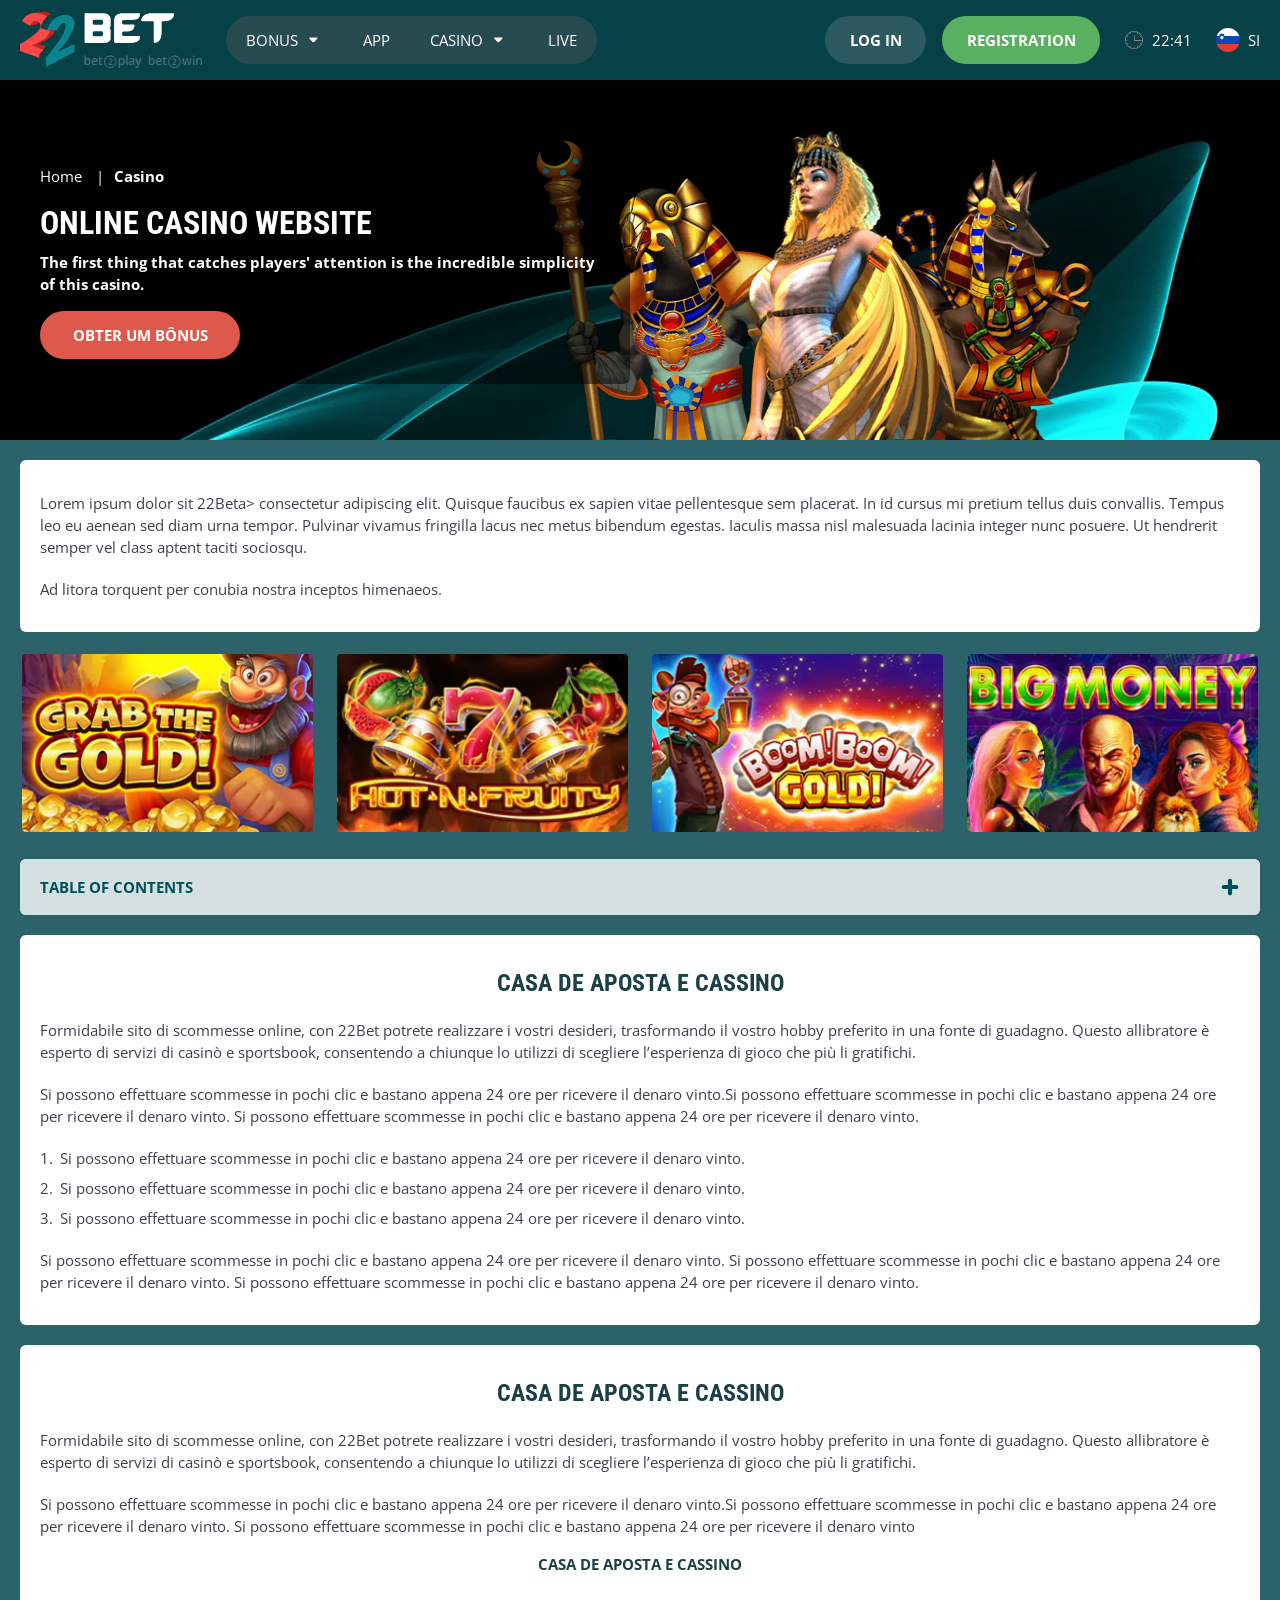
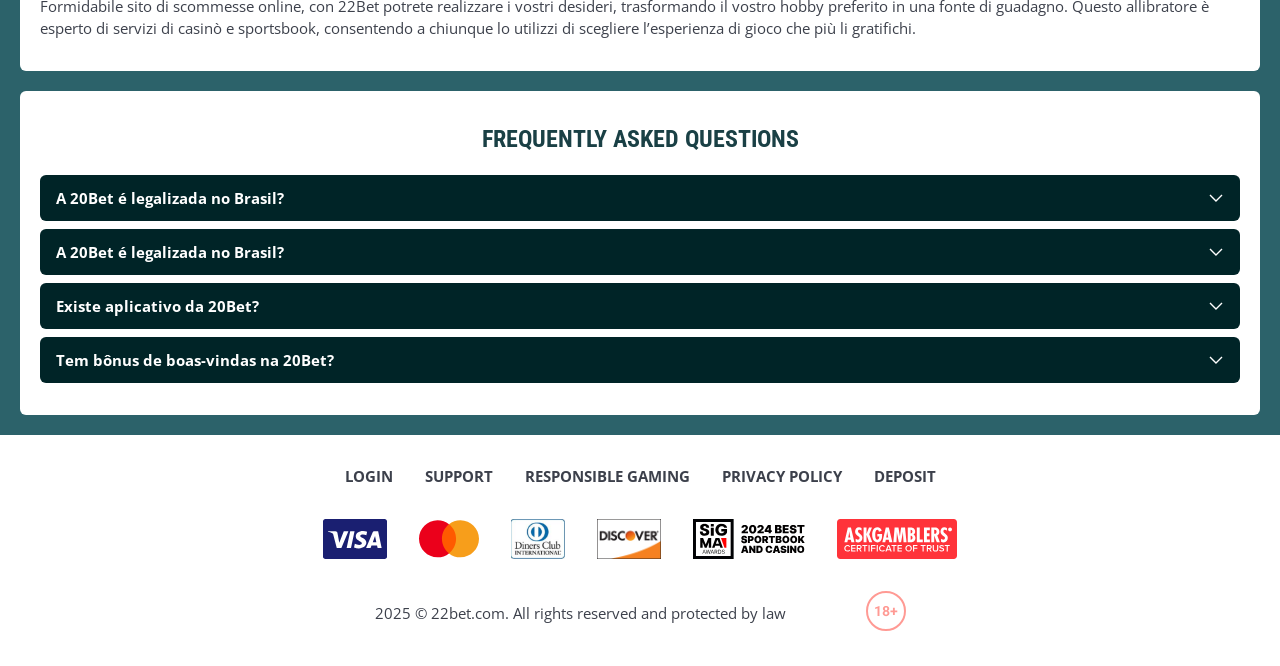
<file: casino.html>
<!DOCTYPE html>
<html lang="si">
  <head>
    <meta charset="UTF-8" />
   
    <meta name="viewport" content="width=device-width, initial-scale=1.0" />
    <title>22Bet </title>
    <meta name="description" content />
    <meta property="og:site_name" content />
    <meta property="og:title" content />
    <meta property="og:type" content="website" />
    <meta property="og:url" content />
    <meta property="og:image" content />
    <meta property="og:image:alt" content />
    <meta property="og:locale" content="si" />
    <meta property="og:description" content />
    <link rel="preconnect" href="https://fonts.googleapis.com" />
    <link rel="preconnect" href="https://fonts.gstatic.com" crossorigin="anonymous" />
   <link href="https://fonts.googleapis.com/css2?family=Open+Sans:ital,wght@0,300..800;1,300..800&display=swap" rel="stylesheet">
<link href="https://fonts.googleapis.com/css?family=Roboto+Condensed&display=swap" rel="stylesheet">

   <link rel="stylesheet" href="./css/reset.css" />
    <link rel="stylesheet" href="./css/main.css" />
    <link rel="stylesheet" href="./css/media.css"/>
    <link rel="icon" href="./images/Group.png" type="image/x-icon"/>
    <script
    src="https://code.jquery.com/jquery-3.6.1.min.js"
    integrity="sha256-o88AwQnZB+VDvE9tvIXrMQaPlFFSUTR+nldQm1LuPXQ="
    crossorigin="anonymous"
  ></script>
  </head>
  <body>
    <header class="header">
      <section class="content header__content">
        <a href="./index.html" class="logo header__logo"
          ><img src="./images/logo.svg" alt="logo" title
        /></a>
        <button class="header__btn-menu" >
          <svg width="16px" height="16px" viewBox="0 0 16 16" xmlns="http://www.w3.org/2000/svg">
              <rect y="0" width="16" height="3" rx="1.5"></rect>
              <rect y="6.5" width="16" height="3" rx="1.5"></rect>
              <rect y="13" width="16" height="3" rx="1.5"></rect>
            </svg>
        </button>

          <nav class="menu header__menu">
            <ul class="header__menu-list">
                
              <li class="">
              <div class="header__menu-wrapper">
                <div class="js-button-expander js-button-expander--menu" >
                <a href="./bonus.html" >
                <span>Bonus</span>
              </a>
              </div>
              <div class="header__menu-wrap js-expand-content js-expand-content--menu">
                <ul >
                  <li>
                    <a href="./freeSpins.html">
                    <span>Free Spins</span>
                  </a></li>
                  <li><a href="./promoCode.html">
                    <span>Promo Code</span>
                  </a>
                </li>
                  <li><a href="./welcomeBonus.html">
                    <span>Welcome Bonus</span>
                  </a>
                </li>
                <li><a href="./vip.html">
                    <span>VIP</span>
                  </a>
                </li>
                </ul>
              </div>
              </div>
               <a href="./bonus.html" class="header__menu-item">
                <span>Bonus</span>
              </a>
            </li>
              <li>
                <a href="./app.html">
                 App
                </a>
              </li>
              
              <li class="">
              <div class="header__menu-wrapper">
                <div class="js-button-expander js-button-expander--menu" >
                <a href="./casino.html" >
                <span> Casino</span>
              </a>
              </div>
              <div class="header__menu-wrap js-expand-content js-expand-content--menu">
                <ul >
                  <li>
                    <a href="./slots.html">
                    <span>Slots</span>
                  </a></li>
                 
                </ul>
              </div>
              </div>
               <a href="./bonus.html" class="header__menu-item">
                <span>Casino</span>
              </a>
            </li>
               <li>
                <a href="./live.html">
               Live
                </a>
              </li>
              <li>
                    <a href="./freeSpins.html">
                    <span>Free Spins</span>
                  </a></li>
                  <li><a href="./promoCode.html">
                    <span>Promo Code</span>
                  </a>
                </li>
                  <li><a href="./welcomeBonus.html">
                    <span>Welcome Bonus</span>
                  </a>
                </li>
                <li><a href="./vip.html">
                    <span>VIP</span>
                  </a>
                </li>
             <li>
                    <a href="./slots.html">
                    <span>Slots</span>
                  </a></li>
             
             
            </ul>
            <div class="header__button header__button-menu " >
              <a href="#" class="button  button__login-menu">log in</a>
              <a href="#" class="button button__menu">registration</a>
            </div>
           
          </nav>
            <a href="#" class="button button__login">log in</a>
            <a href="#" class="button button__singup">registration</a>
            <div id="clock" class="header__time">00:00</div>
            <a href="" class="header__flag">
                <span><img src="./images/flag.png" alt="flag" title /></span>
                <span>si</span>
              </a>
      </section>
    </header>
     <main class="main home main-page">
        <section class=" hero hero__page">
           
            <div class="background background-page">
              <img src="./images/casino/bg-casino.webp" alt="hero" title />
              
            </div>
            <div class="hero__wrapper hero__wrapper-page">
              <div class="hero__data hero__data-bonus">
                <ul
                class="breadcrumbs "
                
              >
                <li
                  
                >
                  <a href="#" >
                    <span >Home</span></a
                  >
                 
                </li>
                <li
                  
                >
                  <a href="#" > <span >Casino</span></a>
                 
                </li>
              </ul>
                <h1 class="title general hero__title">
                  Online Casino Website
                </h1>
                 <p class="hero__text">The first thing that catches players' attention is the incredible simplicity of this casino.</p>
               
                <a href="#" class="button  hero__button ">Obter um Bônus</a>
               
              </div>
             
            </div>
          </section>
      <section class="main__wrap main__wrap-page">
       
       <section class="content__wrapper content__wrapper-page">

         
        
       
          <section class="content article">
            <p>
             Lorem ipsum dolor sit 22Beta> consectetur adipiscing elit. Quisque faucibus ex sapien vitae pellentesque sem placerat. In id cursus mi pretium tellus duis convallis. Tempus leo eu aenean sed diam urna tempor. Pulvinar vivamus fringilla lacus nec metus bibendum egestas. Iaculis massa nisl malesuada lacinia integer nunc posuere. Ut hendrerit semper vel class aptent taciti sociosqu.
            </p>
            <p>
             Ad litora torquent per conubia nostra inceptos himenaeos.
            </p>
          </section>
               <section class="content casino">
           
              <ul class="casino__list">
                <li class="casino__item">
                    <div class="casino__wrapper">
                      <img class="casino__img" src="./images/casino/card-casino1.webp" alt="" title>
                    <div class="casino__hover casino__hover-live">
                        
                        <div class="casino-box">
                            
                        <a href="#" class="button  casino__buttons">Play now</a>
                        </div>
                    </div>
                    </div>
                    
                </li>
                <li class="casino__item">
                  <div class="casino__wrapper">
                    <img class="casino__img" src="./images/casino/card-casino2.webp" alt="" title>
                <div class="casino__hover casino__hover-live">
                      
                        <div class="casino-box">
                            
                        <a href="#" class="button  casino__buttons">Play now</a>
                        </div>
                    </div>
                  </div>
                 
              </li>
              <li class="casino__item">
                <div class="casino__wrapper">
                  <img class="casino__img" src="./images/casino/card-casino3.webp" alt="" title>
               <div class="casino__hover casino__hover-live">
                        
                        <div class="casino-box">
                            
                        <a href="#" class="button  casino__buttons">Play now</a>
                        </div>
                    </div>
               
            </li>
             <li class="casino__item">
                <div class="casino__wrapper">
                  <img class="casino__img" src="./images/casino/card-casino4.webp" alt="" title>
               <div class="casino__hover casino__hover-live">
                        
                        <div class="casino-box">
                            
                        <a href="#" class="button  casino__buttons">Play now</a>
                        </div>
                    </div>
               
            </li>
             
    
      

              </ul>
         </section>
             
        
        
              <section class="content menu-review__content">
              

            
                <div class="menu__review-desk menu__review-content">Table of Contents</div>
                <ul class="menu__review menu__review-list">
                  <li><a href="#">Casa de Aposta e Cassino</a></li>
                    <li><a href="#">Casa de Aposta e Cassino</a></li>
                      <li><a href="#">Casa de Aposta e Cassino</a></li>
                        <li><a href="#">Casa de Aposta e Cassino</a></li>
                          <li><a href="#">Frequently Asked Questions</a></li>
                 
                </ul>
             
          
          </section>
          
        
          <section class="content article">
            <h2 class="title high article__title">Casa de Aposta e Cassino</h2>
             
            <p>
             Formidabile sito di scommesse online, con 22Bet potrete realizzare i vostri desideri, trasformando il vostro hobby preferito in una fonte di guadagno. Questo allibratore è esperto di servizi di casinò e sportsbook, consentendo a chiunque lo utilizzi di scegliere l’esperienza di gioco che più li gratifichi.
            </p>
            <p>
             Si possono effettuare scommesse in pochi clic e bastano appena 24 ore per ricevere il denaro vinto.Si possono effettuare scommesse in pochi clic e bastano appena 24 ore per ricevere il denaro vinto. Si possono effettuare scommesse in pochi clic e bastano appena 24 ore per ricevere il denaro vinto.
            </p>
           <ol>
              <li>Si possono effettuare scommesse in pochi clic e bastano appena 24 ore per ricevere il denaro vinto.</li>
              <li>Si possono effettuare scommesse in pochi clic e bastano appena 24 ore per ricevere il denaro vinto.</li>
              <li>Si possono effettuare scommesse in pochi clic e bastano appena 24 ore per ricevere il denaro vinto.</li>
            </ol>
            <p>Si possono effettuare scommesse in pochi clic e bastano appena 24 ore per ricevere il denaro vinto. Si possono effettuare scommesse in pochi clic e bastano appena 24 ore per ricevere il denaro vinto. Si possono effettuare scommesse in pochi clic e bastano appena 24 ore per ricevere il denaro vinto.</p>
          </section>
         
         
           <section class="content article">
            <h2 class="title high article__title">Casa de Aposta e Cassino</h2>
            <p>Formidabile sito di scommesse online, con 22Bet potrete realizzare i vostri desideri, trasformando il vostro hobby preferito in una fonte di guadagno. Questo allibratore è esperto di servizi di casinò e sportsbook, consentendo a chiunque lo utilizzi di scegliere l’esperienza di gioco che più li gratifichi.</p>
            <p>Si possono effettuare scommesse in pochi clic e bastano appena 24 ore per ricevere il denaro vinto.Si possono effettuare scommesse in pochi clic e bastano appena 24 ore per ricevere il denaro vinto. Si possono effettuare scommesse in pochi clic e bastano appena 24 ore per ricevere il denaro vinto</p>
            <h3>Casa de Aposta e Cassino</h3>
            <p>Formidabile sito di scommesse online, con 22Bet potrete realizzare i vostri desideri, trasformando il vostro hobby preferito in una fonte di guadagno. Questo allibratore è esperto di servizi di casinò e sportsbook, consentendo a chiunque lo utilizzi di scegliere l’esperienza di gioco che più li gratifichi.</p>
           </section>

          <section class="content faq">
            <h2 class="title high faq__title">Frequently Asked Questions</h2>
            <ul class="faq__list " >
              <li class="faq__item"  >
                <h3 class="title medium faq__subtitle js-button-expander js-button-expander--faq"  >A 20Bet é legalizada no Brasil?
                 </h3>
                <div  class="faq__answer js-expand-content js-expand-content--faq" >
                  <p  >
                    Sim, a casa de apostas tem licença emitida por Curaçao, que é reconhecida no Brasil e a permite atuar por aqui.
                  </p>
                </div>
              </li>
              <li class="faq__item"  >
                <h3 class="title medium faq__subtitle js-button-expander js-button-expander--faq"  >A 20Bet é legalizada no Brasil?</h3>
                <div class="faq__answer js-expand-content js-expand-content--faq" >
                  <p  >
                    Sim, a casa de apostas tem licença emitida por Curaçao, que é reconhecida no Brasil e a permite atuar por aqui.
                  </p>
                </div>
              </li> 
              <li class="faq__item"  >
                <h3 class="title medium faq__subtitle js-button-expander js-button-expander--faq"  >Existe aplicativo da 20Bet?</h3>
                <div class="faq__answer js-expand-content js-expand-content--faq" >
                  <p  >
                   Sim, disponível para sistemas operacionais iOS e Android.
                  </p>
                </div>
              </li> 
              <li class="faq__item"  >
                <h3 class="title medium faq__subtitle js-button-expander js-button-expander--faq"  >Tem bônus de boas-vindas na 20Bet?</h3>
                <div class="faq__answer js-expand-content js-expand-content--faq" >
                  <p  >
                   O pacote especial para novos usuários da 20Bet paga 100% sobre o primeiro depósito, com limite de 600 BRL.
                  </p>
                </div>
              </li> 
             
            </ul>
          </section>
          
        </section> 
      
        <div class=""  onclick="scrollToTop()">
          <button class="main__arrow" id="scrollToTopBtn"></button>
        </div> 
        
      </section>
    </main> 
       <footer class=" footer ">
      <section class="content footer__content">
        <ul class="footer__menu">
         <li><a href="./login.html">Login</a></li>
         <li><a href="./support.html">Support</a></li>
         <li><a href="./responsible.html">Responsible Gaming</a></li>
         <li><a href="./policy.html">Privacy Policy</a></li>
         <li><a href="./deposit.html">Deposit</a></li>
        </ul>
       
          <ul class="footer__cards-list">
           
            <li>
              <a href="#"
                ><img src="./images/visa.svg" alt="cardvisa" title
              /></a>
            </li>
            <li>
              <a href="#"
                ><img
                  src="./images/mastercard.svg"
                  alt="mastercard"
                  title
              /></a>
            </li>
            <li>
                <a href="#"
                  ><img src="./images/diners.svg" alt="diners" title
                /></a>
              </li>
              <li>
                <a href="#"
                  ><img src="./images/discover.svg" alt="discover" title
                /></a>
              </li>
              <li>
                <a href="#"
                  ><img src="./images/sigma.svg" alt="sigma" title
                /></a>
              </li>
              <li>
                <a href="#"
                  ><img src="./images/ask.svg" alt="ask" title
                /></a>
              </li>
            
          </ul>
       
        <div class="footer__wrapp">
          <div class="footer__text">
           
               <p>2025 &copy; 22bet.com. All rights reserved and protected by law
</p>
           
           
          </div>
          <div class="footer__age">
            <img src="./images/age.svg" alt="age" title />
          </div>
        </div>
      
      </section>
    </footer>
    <script src="./js/arrowUp.js" defer></script>
    <script src="./js/sidebar.js" defer></script>
    <script src="./js/expander.js" defer></script>
    <script src="./js/mobile-menu.js" defer></script>
    <script src="./js/clock.js" defer></script>
  </body>
</html>
</file>
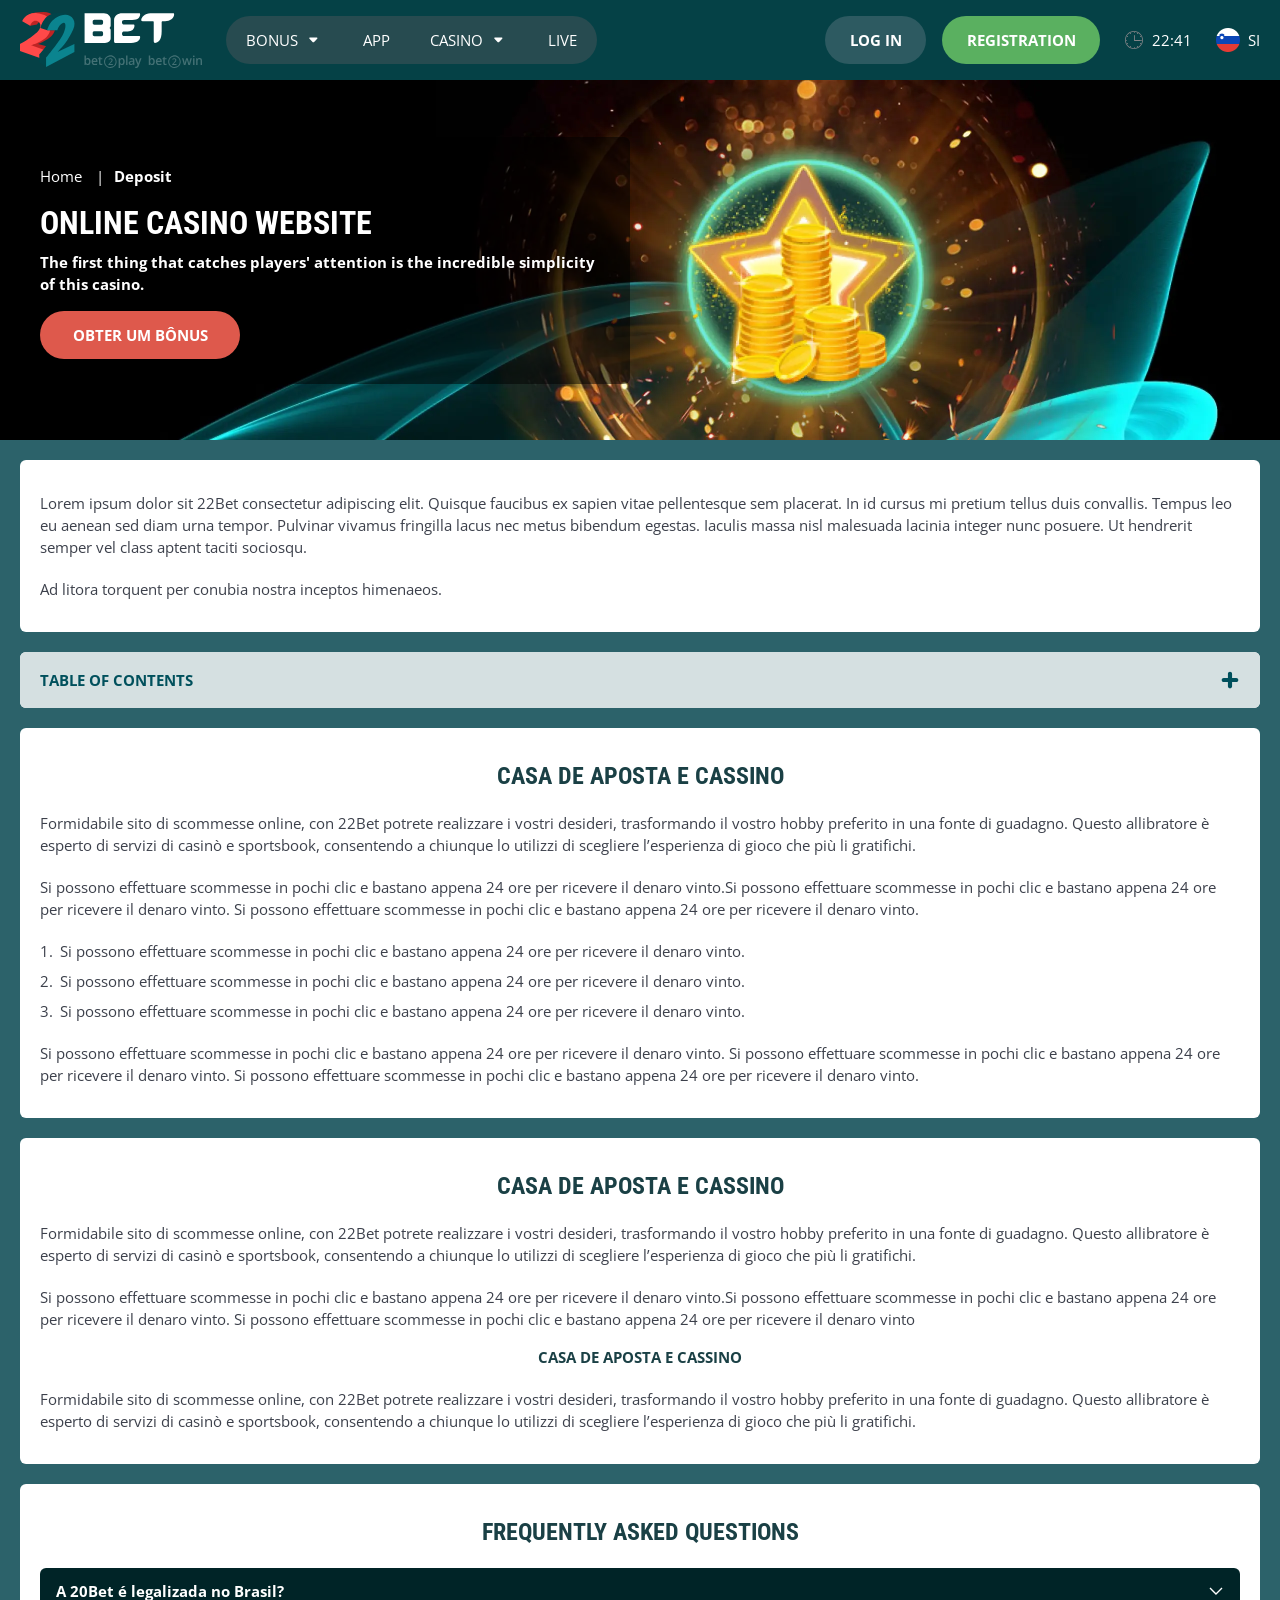
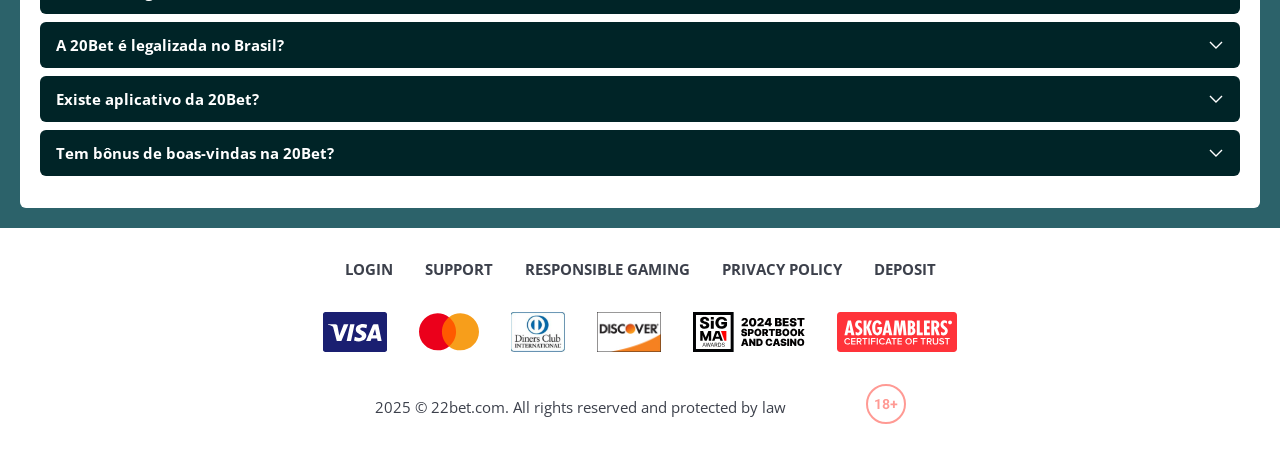
<file: deposit.html>
<!DOCTYPE html>
<html lang="si">
  <head>
    <meta charset="UTF-8" />
   
    <meta name="viewport" content="width=device-width, initial-scale=1.0" />
    <title>22Bet </title>
    <meta name="description" content />
    <meta property="og:site_name" content />
    <meta property="og:title" content />
    <meta property="og:type" content="website" />
    <meta property="og:url" content />
    <meta property="og:image" content />
    <meta property="og:image:alt" content />
    <meta property="og:locale" content="si" />
    <meta property="og:description" content />
    <link rel="preconnect" href="https://fonts.googleapis.com" />
    <link rel="preconnect" href="https://fonts.gstatic.com" crossorigin="anonymous" />
   <link href="https://fonts.googleapis.com/css2?family=Open+Sans:ital,wght@0,300..800;1,300..800&display=swap" rel="stylesheet">
<link href="https://fonts.googleapis.com/css?family=Roboto+Condensed&display=swap" rel="stylesheet">

   <link rel="stylesheet" href="./css/reset.css" />
    <link rel="stylesheet" href="./css/main.css" />
    <link rel="stylesheet" href="./css/media.css"/>
    <link rel="icon" href="./images/Group.png" type="image/x-icon"/>
    <script
    src="https://code.jquery.com/jquery-3.6.1.min.js"
    integrity="sha256-o88AwQnZB+VDvE9tvIXrMQaPlFFSUTR+nldQm1LuPXQ="
    crossorigin="anonymous"
  ></script>
  </head>
  <body>
    <header class="header">
      <section class="content header__content">
        <a href="./index.html" class="logo header__logo"
          ><img src="./images/logo.svg" alt="logo" title
        /></a>
        <button class="header__btn-menu" >
          <svg width="16px" height="16px" viewBox="0 0 16 16" xmlns="http://www.w3.org/2000/svg">
              <rect y="0" width="16" height="3" rx="1.5"></rect>
              <rect y="6.5" width="16" height="3" rx="1.5"></rect>
              <rect y="13" width="16" height="3" rx="1.5"></rect>
            </svg>
        </button>

          <nav class="menu header__menu">
            <ul class="header__menu-list">
                
              <li class="">
              <div class="header__menu-wrapper">
                <div class="js-button-expander js-button-expander--menu" >
                <a href="./bonus.html" >
                <span>Bonus</span>
              </a>
              </div>
              <div class="header__menu-wrap js-expand-content js-expand-content--menu">
                <ul >
                  <li>
                    <a href="./freeSpins.html">
                    <span>Free Spins</span>
                  </a></li>
                  <li><a href="./promoCode.html">
                    <span>Promo Code</span>
                  </a>
                </li>
                  <li><a href="./welcomeBonus.html">
                    <span>Welcome Bonus</span>
                  </a>
                </li>
                <li><a href="./vip.html">
                    <span>VIP</span>
                  </a>
                </li>
                </ul>
              </div>
              </div>
               <a href="./bonus.html" class="header__menu-item">
                <span>Bonus</span>
              </a>
            </li>
              <li>
                <a href="./app.html">
                 App
                </a>
              </li>
              
              <li class="">
              <div class="header__menu-wrapper">
                <div class="js-button-expander js-button-expander--menu" >
                <a href="./casino.html" >
                <span> Casino</span>
              </a>
              </div>
              <div class="header__menu-wrap js-expand-content js-expand-content--menu">
                <ul >
                  <li>
                    <a href="./slots.html">
                    <span>Slots</span>
                  </a></li>
                 
                </ul>
              </div>
              </div>
               <a href="./casino.html" class="header__menu-item">
                <span>Casino</span>
              </a>
            </li>
               <li>
                <a href="./live.html">
               Live
                </a>
              </li>
              <li>
                    <a href="./freeSpins.html">
                    <span>Free Spins</span>
                  </a></li>
                  <li><a href="./promoCode.html">
                    <span>Promo Code</span>
                  </a>
                </li>
                  <li><a href="./welcomeBonus.html">
                    <span>Welcome Bonus</span>
                  </a>
                </li>
                <li><a href="./vip.html">
                    <span>VIP</span>
                  </a>
                </li>
             <li>
                    <a href="./slots.html">
                    <span>Slots</span>
                  </a></li>
             
             
            </ul>
            <div class="header__button header__button-menu " >
              <a href="#" class="button  button__login-menu">log in</a>
              <a href="#" class="button button__menu">registration</a>
            </div>
           
          </nav>
            <a href="#" class="button button__login">log in</a>
            <a href="#" class="button button__singup">registration</a>
            <div id="clock" class="header__time">00:00</div>
            <a href="" class="header__flag">
                <span><img src="./images/flag.png" alt="flag" title /></span>
                <span>si</span>
              </a>
      </section>
    </header>
     <main class="main home main-page">
        <section class=" hero hero__page">
           
            <div class="background background-page">
              <img src="./images/layout-images/bg-deposit.webp" alt="hero" title />
              
            </div>
            <div class="hero__wrapper hero__wrapper-page">
              <div class="hero__data hero__data-bonus">
                <ul
                class="breadcrumbs "
                
              >
                <li
                  
                >
                  <a href="#" >
                    <span >Home</span></a
                  >
                 
                </li>
                <li
                  
                >
                  <a href="#" > <span >Deposit</span></a>
                 
                </li>
              </ul>
                <h1 class="title general hero__title">
                  Online Casino Website
                </h1>
                 <p class="hero__text">The first thing that catches players' attention is the incredible simplicity of this casino.</p>
               
                <a href="#" class="button  hero__button ">Obter um Bônus</a>
               
              </div>
             
            </div>
          </section>
      <section class="main__wrap main__wrap-page">
       
       <section class="content__wrapper content__wrapper-page">

         
        
       
          <section class="content article">
            <p>
             Lorem ipsum dolor sit 22Bet consectetur adipiscing elit. Quisque faucibus ex sapien vitae pellentesque sem placerat. In id cursus mi pretium tellus duis convallis. Tempus leo eu aenean sed diam urna tempor. Pulvinar vivamus fringilla lacus nec metus bibendum egestas. Iaculis massa nisl malesuada lacinia integer nunc posuere. Ut hendrerit semper vel class aptent taciti sociosqu.
            </p>
            <p>
             Ad litora torquent per conubia nostra inceptos himenaeos.
            </p>
          </section>
         
              <section class="content menu-review__content">
              

            
                <div class="menu__review-desk menu__review-content">Table of Contents</div>
                <ul class="menu__review menu__review-list">
                  <li><a href="#">Casa de Aposta e Cassino</a></li>
                    <li><a href="#">Casa de Aposta e Cassino</a></li>
                      <li><a href="#">Casa de Aposta e Cassino</a></li>
                        <li><a href="#">Casa de Aposta e Cassino</a></li>
                          <li><a href="#">Frequently Asked Questions</a></li>
                 
                </ul>
             
          
          </section>
          
        
          <section class="content article">
            <h2 class="title high article__title">Casa de Aposta e Cassino</h2>
             
            <p>
             Formidabile sito di scommesse online, con 22Bet potrete realizzare i vostri desideri, trasformando il vostro hobby preferito in una fonte di guadagno. Questo allibratore è esperto di servizi di casinò e sportsbook, consentendo a chiunque lo utilizzi di scegliere l’esperienza di gioco che più li gratifichi.
            </p>
            <p>
             Si possono effettuare scommesse in pochi clic e bastano appena 24 ore per ricevere il denaro vinto.Si possono effettuare scommesse in pochi clic e bastano appena 24 ore per ricevere il denaro vinto. Si possono effettuare scommesse in pochi clic e bastano appena 24 ore per ricevere il denaro vinto.
            </p>
           <ol>
              <li>Si possono effettuare scommesse in pochi clic e bastano appena 24 ore per ricevere il denaro vinto.</li>
              <li>Si possono effettuare scommesse in pochi clic e bastano appena 24 ore per ricevere il denaro vinto.</li>
              <li>Si possono effettuare scommesse in pochi clic e bastano appena 24 ore per ricevere il denaro vinto.</li>
            </ol>
            <p>Si possono effettuare scommesse in pochi clic e bastano appena 24 ore per ricevere il denaro vinto. Si possono effettuare scommesse in pochi clic e bastano appena 24 ore per ricevere il denaro vinto. Si possono effettuare scommesse in pochi clic e bastano appena 24 ore per ricevere il denaro vinto.</p>
          </section>
         
         
           <section class="content article">
            <h2 class="title high article__title">Casa de Aposta e Cassino</h2>
            <p>Formidabile sito di scommesse online, con 22Bet potrete realizzare i vostri desideri, trasformando il vostro hobby preferito in una fonte di guadagno. Questo allibratore è esperto di servizi di casinò e sportsbook, consentendo a chiunque lo utilizzi di scegliere l’esperienza di gioco che più li gratifichi.</p>
            <p>Si possono effettuare scommesse in pochi clic e bastano appena 24 ore per ricevere il denaro vinto.Si possono effettuare scommesse in pochi clic e bastano appena 24 ore per ricevere il denaro vinto. Si possono effettuare scommesse in pochi clic e bastano appena 24 ore per ricevere il denaro vinto</p>
            <h3>Casa de Aposta e Cassino</h3>
            <p>Formidabile sito di scommesse online, con 22Bet potrete realizzare i vostri desideri, trasformando il vostro hobby preferito in una fonte di guadagno. Questo allibratore è esperto di servizi di casinò e sportsbook, consentendo a chiunque lo utilizzi di scegliere l’esperienza di gioco che più li gratifichi.</p>
           </section>

          <section class="content faq">
            <h2 class="title high faq__title">Frequently Asked Questions</h2>
            <ul class="faq__list " >
              <li class="faq__item"  >
                <h3 class="title medium faq__subtitle js-button-expander js-button-expander--faq"  >A 20Bet é legalizada no Brasil?
                 </h3>
                <div  class="faq__answer js-expand-content js-expand-content--faq" >
                  <p  >
                    Sim, a casa de apostas tem licença emitida por Curaçao, que é reconhecida no Brasil e a permite atuar por aqui.
                  </p>
                </div>
              </li>
              <li class="faq__item"  >
                <h3 class="title medium faq__subtitle js-button-expander js-button-expander--faq"  >A 20Bet é legalizada no Brasil?</h3>
                <div class="faq__answer js-expand-content js-expand-content--faq" >
                  <p  >
                    Sim, a casa de apostas tem licença emitida por Curaçao, que é reconhecida no Brasil e a permite atuar por aqui.
                  </p>
                </div>
              </li> 
              <li class="faq__item"  >
                <h3 class="title medium faq__subtitle js-button-expander js-button-expander--faq"  >Existe aplicativo da 20Bet?</h3>
                <div class="faq__answer js-expand-content js-expand-content--faq" >
                  <p  >
                   Sim, disponível para sistemas operacionais iOS e Android.
                  </p>
                </div>
              </li> 
              <li class="faq__item"  >
                <h3 class="title medium faq__subtitle js-button-expander js-button-expander--faq"  >Tem bônus de boas-vindas na 20Bet?</h3>
                <div class="faq__answer js-expand-content js-expand-content--faq" >
                  <p  >
                   O pacote especial para novos usuários da 20Bet paga 100% sobre o primeiro depósito, com limite de 600 BRL.
                  </p>
                </div>
              </li> 
             
            </ul>
          </section>
          
        </section> 
      
        <div class=""  onclick="scrollToTop()">
          <button class="main__arrow" id="scrollToTopBtn"></button>
        </div> 
        
      </section>
    </main> 
   <footer class=" footer ">
      <section class="content footer__content">
        <ul class="footer__menu">
         <li><a href="./login.html">Login</a></li>
         <li><a href="./support.html">Support</a></li>
         <li><a href="./responsible.html">Responsible Gaming</a></li>
         <li><a href="./policy.html">Privacy Policy</a></li>
         <li><a href="./deposit.html">Deposit</a></li>
        </ul>
       
          <ul class="footer__cards-list">
           
            <li>
              <a href="#"
                ><img src="./images/visa.svg" alt="cardvisa" title
              /></a>
            </li>
            <li>
              <a href="#"
                ><img
                  src="./images/mastercard.svg"
                  alt="mastercard"
                  title
              /></a>
            </li>
            <li>
                <a href="#"
                  ><img src="./images/diners.svg" alt="diners" title
                /></a>
              </li>
              <li>
                <a href="#"
                  ><img src="./images/discover.svg" alt="discover" title
                /></a>
              </li>
              <li>
                <a href="#"
                  ><img src="./images/sigma.svg" alt="sigma" title
                /></a>
              </li>
              <li>
                <a href="#"
                  ><img src="./images/ask.svg" alt="ask" title
                /></a>
              </li>
            
          </ul>
       
        <div class="footer__wrapp">
          <div class="footer__text">
           
              <p>2025 &copy; 22bet.com. All rights reserved and protected by law
</p>
           
           
          </div>
          <div class="footer__age">
            <img src="./images/age.svg" alt="age" title />
          </div>
        </div>
      
      </section>
    </footer>
    <script src="./js/arrowUp.js" defer></script>
    <script src="./js/sidebar.js" defer></script>
    <script src="./js/expander.js" defer></script>
    <script src="./js/mobile-menu.js" defer></script>
    <script src="./js/clock.js" defer></script>
  </body>
</html>
</file>
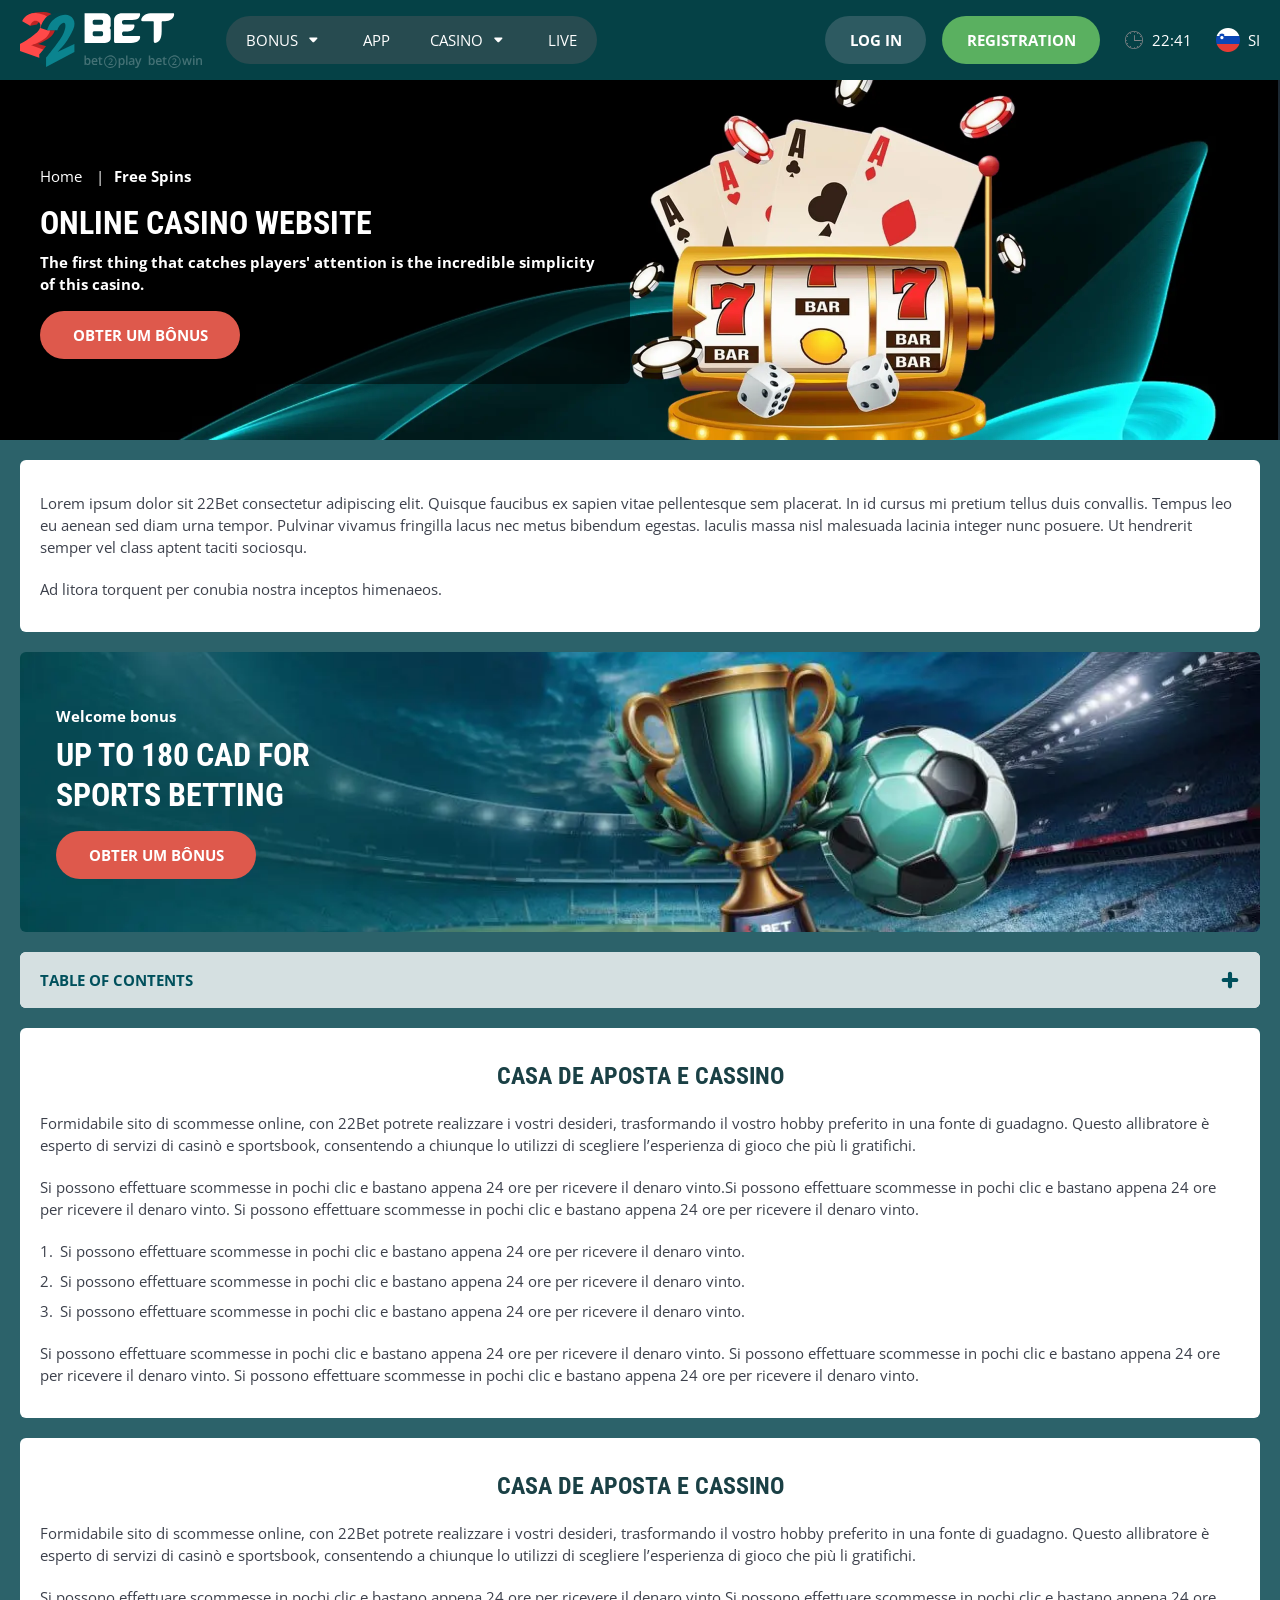
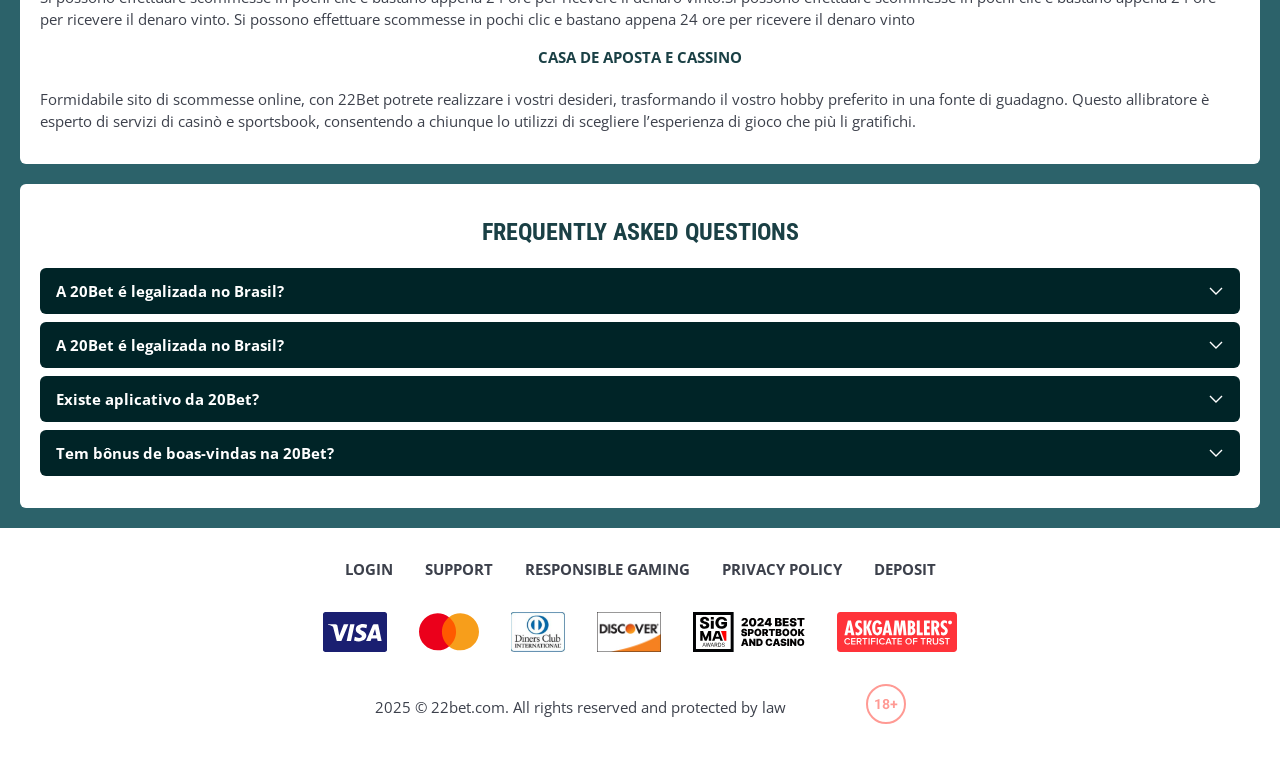
<file: freeSpins.html>
<!DOCTYPE html>
<html lang="si">
  <head>
    <meta charset="UTF-8" />
   
    <meta name="viewport" content="width=device-width, initial-scale=1.0" />
    <title>22Bet </title>
    <meta name="description" content />
    <meta property="og:site_name" content />
    <meta property="og:title" content />
    <meta property="og:type" content="website" />
    <meta property="og:url" content />
    <meta property="og:image" content />
    <meta property="og:image:alt" content />
    <meta property="og:locale" content="si" />
    <meta property="og:description" content />
    <link rel="preconnect" href="https://fonts.googleapis.com" />
    <link rel="preconnect" href="https://fonts.gstatic.com" crossorigin="anonymous" />
   <link href="https://fonts.googleapis.com/css2?family=Open+Sans:ital,wght@0,300..800;1,300..800&display=swap" rel="stylesheet">
<link href="https://fonts.googleapis.com/css?family=Roboto+Condensed&display=swap" rel="stylesheet">

   <link rel="stylesheet" href="./css/reset.css" />
    <link rel="stylesheet" href="./css/main.css" />
    <link rel="stylesheet" href="./css/media.css"/>
    <link rel="icon" href="./images/Group.png" type="image/x-icon"/>
    <script
    src="https://code.jquery.com/jquery-3.6.1.min.js"
    integrity="sha256-o88AwQnZB+VDvE9tvIXrMQaPlFFSUTR+nldQm1LuPXQ="
    crossorigin="anonymous"
  ></script>
  </head>
  <body>
    <header class="header">
      <section class="content header__content">
        <a href="./index.html" class="logo header__logo"
          ><img src="./images/logo.svg" alt="logo" title
        /></a>
        <button class="header__btn-menu" >
          <svg width="16px" height="16px" viewBox="0 0 16 16" xmlns="http://www.w3.org/2000/svg">
              <rect y="0" width="16" height="3" rx="1.5"></rect>
              <rect y="6.5" width="16" height="3" rx="1.5"></rect>
              <rect y="13" width="16" height="3" rx="1.5"></rect>
            </svg>
        </button>

          <nav class="menu header__menu">
            <ul class="header__menu-list">
                
              <li class="">
              <div class="header__menu-wrapper">
                <div class="js-button-expander js-button-expander--menu" >
                <a href="./bonus.html" >
                <span>Bonus</span>
              </a>
              </div>
              <div class="header__menu-wrap js-expand-content js-expand-content--menu">
                <ul >
                  <li>
                    <a href="./freeSpins.html">
                    <span>Free Spins</span>
                  </a></li>
                  <li><a href="./promoCode.html">
                    <span>Promo Code</span>
                  </a>
                </li>
                  <li><a href="./welcomeBonus.html">
                    <span>Welcome Bonus</span>
                  </a>
                </li>
                <li><a href="./vip.html">
                    <span>VIP</span>
                  </a>
                </li>
                </ul>
              </div>
              </div>
               <a href="./bonus.html" class="header__menu-item">
                <span>Bonus</span>
              </a>
            </li>
              <li>
                <a href="./app.html">
                 App
                </a>
              </li>
              
              <li class="">
              <div class="header__menu-wrapper">
                <div class="js-button-expander js-button-expander--menu" >
                <a href="./casino.html" >
                <span> Casino</span>
              </a>
              </div>
              <div class="header__menu-wrap js-expand-content js-expand-content--menu">
                <ul >
                  <li>
                    <a href="./slots.html">
                    <span>Slots</span>
                  </a></li>
                 
                </ul>
              </div>
              </div>
               <a href="./casino.html" class="header__menu-item">
                <span>Casino</span>
              </a>
            </li>
               <li>
                <a href="./live.html">
               Live
                </a>
              </li>
              <li>
                    <a href="./freeSpins.html">
                    <span>Free Spins</span>
                  </a></li>
                  <li><a href="./promoCode.html">
                    <span>Promo Code</span>
                  </a>
                </li>
                  <li><a href="./welcomeBonus.html">
                    <span>Welcome Bonus</span>
                  </a>
                </li>
                <li><a href="./vip.html">
                    <span>VIP</span>
                  </a>
                </li>
             <li>
                    <a href="./slots.html">
                    <span>Slots</span>
                  </a></li>
             
             
            </ul>
            <div class="header__button header__button-menu " >
              <a href="#" class="button  button__login-menu">log in</a>
              <a href="#" class="button button__menu">registration</a>
            </div>
           
          </nav>
            <a href="#" class="button button__login">log in</a>
            <a href="#" class="button button__singup">registration</a>
            <div id="clock" class="header__time">00:00</div>
            <a href="" class="header__flag">
                <span><img src="./images/flag.png" alt="flag" title /></span>
                <span>si</span>
              </a>
      </section>
    </header>
     <main class="main home main-page">
        <section class=" hero hero__page">
           
            <div class="background background-page">
              <img src="./images/layout-images/bg-freeSpin.webp" alt="hero" title />
              
            </div>
            <div class="hero__wrapper hero__wrapper-page">
              <div class="hero__data hero__data-bonus">
                <ul
                class="breadcrumbs "
                
              >
                <li
                  
                >
                  <a href="#" >
                    <span >Home</span></a
                  >
                 
                </li>
                <li
                  
                >
                  <a href="#" > <span >Free Spins</span></a>
                 
                </li>
              </ul>
                <h1 class="title general hero__title">
                  Online Casino Website
                </h1>
                 <p class="hero__text">The first thing that catches players' attention is the incredible simplicity of this casino.</p>
               
                <a href="#" class="button  hero__button ">Obter um Bônus</a>
               
              </div>
             
            </div>
          </section>
      <section class="main__wrap main__wrap-page">
       
       <section class="content__wrapper content__wrapper-page">

         
        
       
          <section class="content article">
            <p>
             Lorem ipsum dolor sit 22Bet consectetur adipiscing elit. Quisque faucibus ex sapien vitae pellentesque sem placerat. In id cursus mi pretium tellus duis convallis. Tempus leo eu aenean sed diam urna tempor. Pulvinar vivamus fringilla lacus nec metus bibendum egestas. Iaculis massa nisl malesuada lacinia integer nunc posuere. Ut hendrerit semper vel class aptent taciti sociosqu.
            </p>
            <p>
             Ad litora torquent per conubia nostra inceptos himenaeos.
            </p>
          </section>
         
             
             <section class="content banner">
            <div class="background banner__background">
              
              <img src="./images/layout-images/banner-freeSpin.webp" alt="banner" title />
              
            </div>
            <div class="banner__info">
              <p class="banner__subtitle">Welcome bonus</p>
              <h2 class="title high banner__title-main">
                  
               up to 180 CAD
for sports betting
              </h2>
            
              <a href="#" class="button banner__button">Obter um Bônus</a>
            </div>
          </section>
        
              <section class="content menu-review__content">
              

            
                <div class="menu__review-desk menu__review-content">Table of Contents</div>
                <ul class="menu__review menu__review-list">
                  <li><a href="#">Casa de Aposta e Cassino</a></li>
                    <li><a href="#">Casa de Aposta e Cassino</a></li>
                      <li><a href="#">Casa de Aposta e Cassino</a></li>
                        <li><a href="#">Casa de Aposta e Cassino</a></li>
                          <li><a href="#">Frequently Asked Questions</a></li>
                 
                </ul>
             
          
          </section>
          
        
          <section class="content article">
            <h2 class="title high article__title">Casa de Aposta e Cassino</h2>
             
            <p>
             Formidabile sito di scommesse online, con 22Bet potrete realizzare i vostri desideri, trasformando il vostro hobby preferito in una fonte di guadagno. Questo allibratore è esperto di servizi di casinò e sportsbook, consentendo a chiunque lo utilizzi di scegliere l’esperienza di gioco che più li gratifichi.
            </p>
            <p>
             Si possono effettuare scommesse in pochi clic e bastano appena 24 ore per ricevere il denaro vinto.Si possono effettuare scommesse in pochi clic e bastano appena 24 ore per ricevere il denaro vinto. Si possono effettuare scommesse in pochi clic e bastano appena 24 ore per ricevere il denaro vinto.
            </p>
           <ol>
              <li>Si possono effettuare scommesse in pochi clic e bastano appena 24 ore per ricevere il denaro vinto.</li>
              <li>Si possono effettuare scommesse in pochi clic e bastano appena 24 ore per ricevere il denaro vinto.</li>
              <li>Si possono effettuare scommesse in pochi clic e bastano appena 24 ore per ricevere il denaro vinto.</li>
            </ol>
            <p>Si possono effettuare scommesse in pochi clic e bastano appena 24 ore per ricevere il denaro vinto. Si possono effettuare scommesse in pochi clic e bastano appena 24 ore per ricevere il denaro vinto. Si possono effettuare scommesse in pochi clic e bastano appena 24 ore per ricevere il denaro vinto.</p>
          </section>
         
         
           <section class="content article">
            <h2 class="title high article__title">Casa de Aposta e Cassino</h2>
            <p>Formidabile sito di scommesse online, con 22Bet potrete realizzare i vostri desideri, trasformando il vostro hobby preferito in una fonte di guadagno. Questo allibratore è esperto di servizi di casinò e sportsbook, consentendo a chiunque lo utilizzi di scegliere l’esperienza di gioco che più li gratifichi.</p>
            <p>Si possono effettuare scommesse in pochi clic e bastano appena 24 ore per ricevere il denaro vinto.Si possono effettuare scommesse in pochi clic e bastano appena 24 ore per ricevere il denaro vinto. Si possono effettuare scommesse in pochi clic e bastano appena 24 ore per ricevere il denaro vinto</p>
            <h3>Casa de Aposta e Cassino</h3>
            <p>Formidabile sito di scommesse online, con 22Bet potrete realizzare i vostri desideri, trasformando il vostro hobby preferito in una fonte di guadagno. Questo allibratore è esperto di servizi di casinò e sportsbook, consentendo a chiunque lo utilizzi di scegliere l’esperienza di gioco che più li gratifichi.</p>
           </section>

          <section class="content faq">
            <h2 class="title high faq__title">Frequently Asked Questions</h2>
            <ul class="faq__list " >
              <li class="faq__item"  >
                <h3 class="title medium faq__subtitle js-button-expander js-button-expander--faq"  >A 20Bet é legalizada no Brasil?
                 </h3>
                <div  class="faq__answer js-expand-content js-expand-content--faq" >
                  <p  >
                    Sim, a casa de apostas tem licença emitida por Curaçao, que é reconhecida no Brasil e a permite atuar por aqui.
                  </p>
                </div>
              </li>
              <li class="faq__item"  >
                <h3 class="title medium faq__subtitle js-button-expander js-button-expander--faq"  >A 20Bet é legalizada no Brasil?</h3>
                <div class="faq__answer js-expand-content js-expand-content--faq" >
                  <p  >
                    Sim, a casa de apostas tem licença emitida por Curaçao, que é reconhecida no Brasil e a permite atuar por aqui.
                  </p>
                </div>
              </li> 
              <li class="faq__item"  >
                <h3 class="title medium faq__subtitle js-button-expander js-button-expander--faq"  >Existe aplicativo da 20Bet?</h3>
                <div class="faq__answer js-expand-content js-expand-content--faq" >
                  <p  >
                   Sim, disponível para sistemas operacionais iOS e Android.
                  </p>
                </div>
              </li> 
              <li class="faq__item"  >
                <h3 class="title medium faq__subtitle js-button-expander js-button-expander--faq"  >Tem bônus de boas-vindas na 20Bet?</h3>
                <div class="faq__answer js-expand-content js-expand-content--faq" >
                  <p  >
                   O pacote especial para novos usuários da 20Bet paga 100% sobre o primeiro depósito, com limite de 600 BRL.
                  </p>
                </div>
              </li> 
             
            </ul>
          </section>
          
        </section> 
      
        <div class=""  onclick="scrollToTop()">
          <button class="main__arrow" id="scrollToTopBtn"></button>
        </div> 
        
      </section>
    </main> 
    <footer class=" footer ">
      <section class="content footer__content">
        <ul class="footer__menu">
         <li><a href="./login.html">Login</a></li>
         <li><a href="./support.html">Support</a></li>
         <li><a href="./responsible.html">Responsible Gaming</a></li>
         <li><a href="./policy.html">Privacy Policy</a></li>
         <li><a href="./deposit.html">Deposit</a></li>
        </ul>
       
          <ul class="footer__cards-list">
           
            <li>
              <a href="#"
                ><img src="./images/visa.svg" alt="cardvisa" title
              /></a>
            </li>
            <li>
              <a href="#"
                ><img
                  src="./images/mastercard.svg"
                  alt="mastercard"
                  title
              /></a>
            </li>
            <li>
                <a href="#"
                  ><img src="./images/diners.svg" alt="diners" title
                /></a>
              </li>
              <li>
                <a href="#"
                  ><img src="./images/discover.svg" alt="discover" title
                /></a>
              </li>
              <li>
                <a href="#"
                  ><img src="./images/sigma.svg" alt="sigma" title
                /></a>
              </li>
              <li>
                <a href="#"
                  ><img src="./images/ask.svg" alt="ask" title
                /></a>
              </li>
            
          </ul>
       
        <div class="footer__wrapp">
          <div class="footer__text">
           
            <p>2025 &copy; 22bet.com. All rights reserved and protected by law
</p>
           
          </div>
          <div class="footer__age">
            <img src="./images/age.svg" alt="age" title />
          </div>
        </div>
      
      </section>
    </footer>
    <script src="./js/arrowUp.js" defer></script>
    <script src="./js/sidebar.js" defer></script>
    <script src="./js/expander.js" defer></script>
    <script src="./js/mobile-menu.js" defer></script>
    <script src="./js/clock.js" defer></script>
  </body>
</html>
</file>
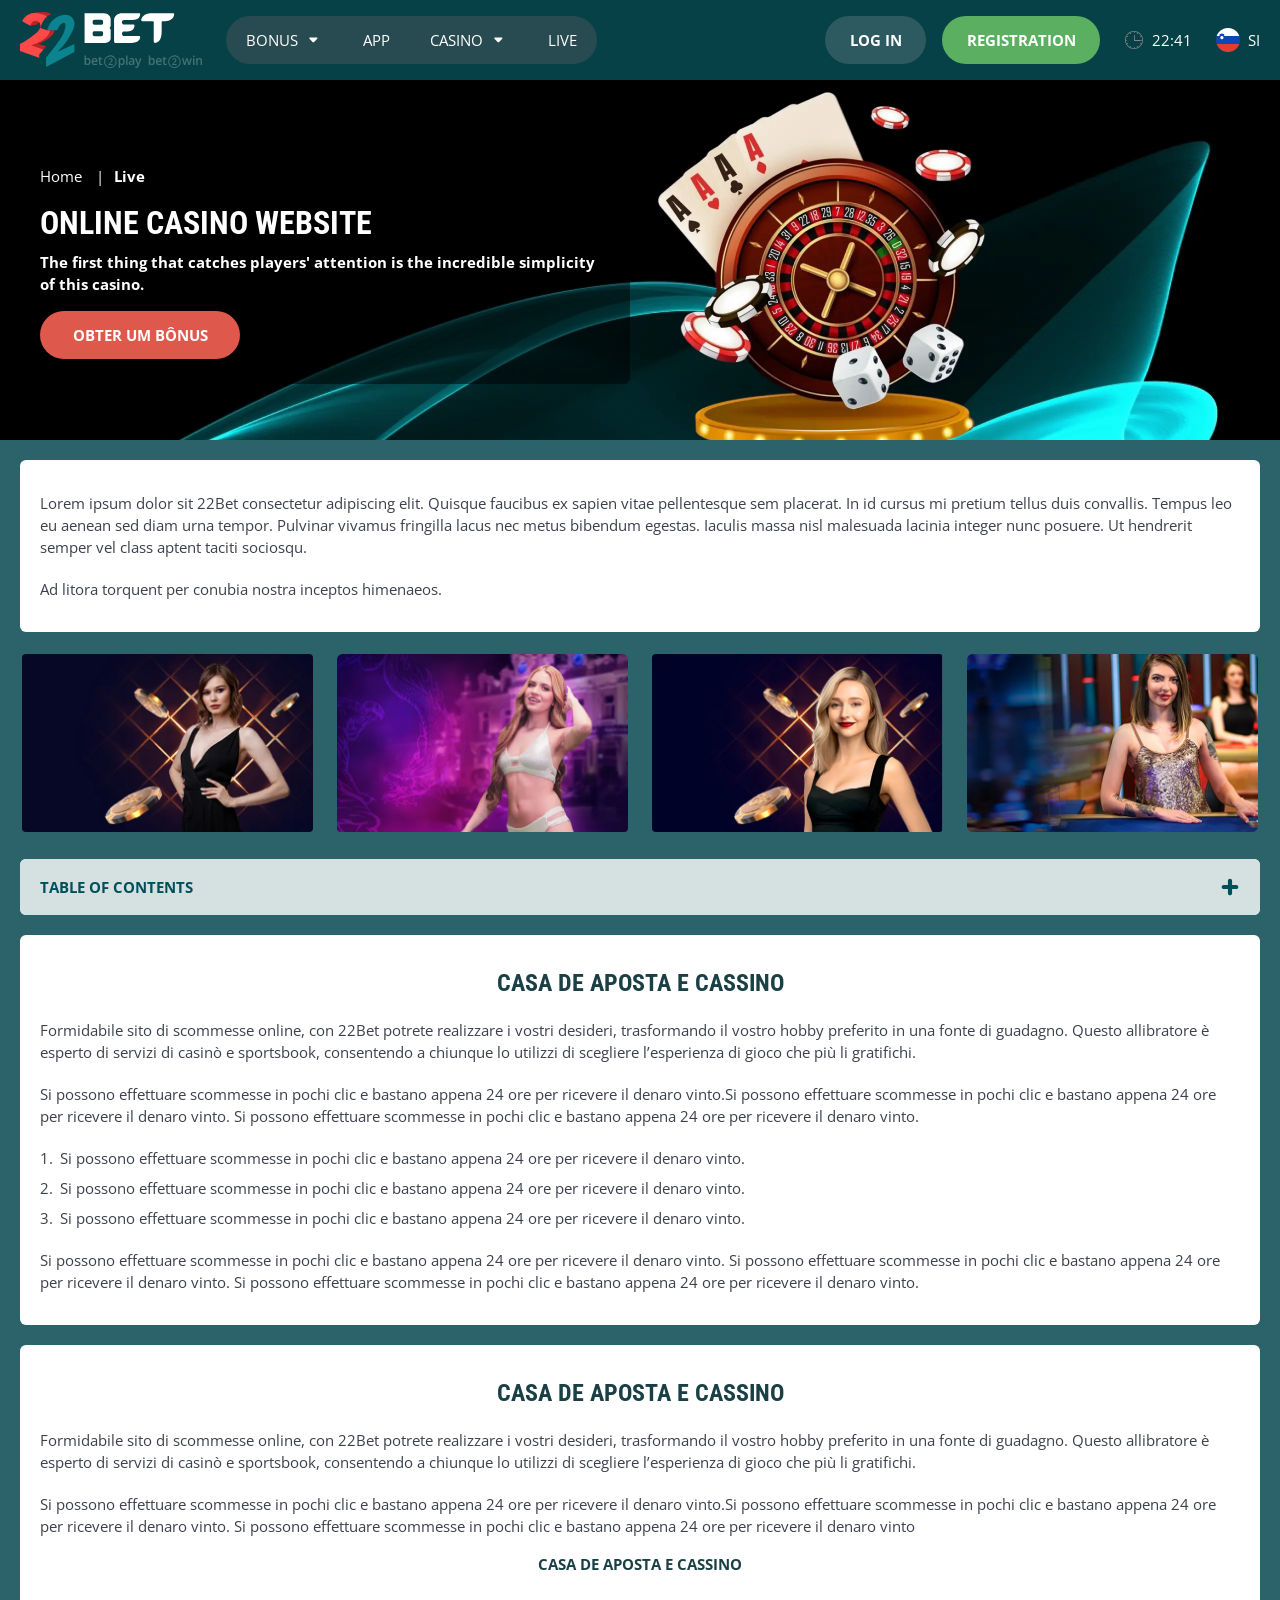
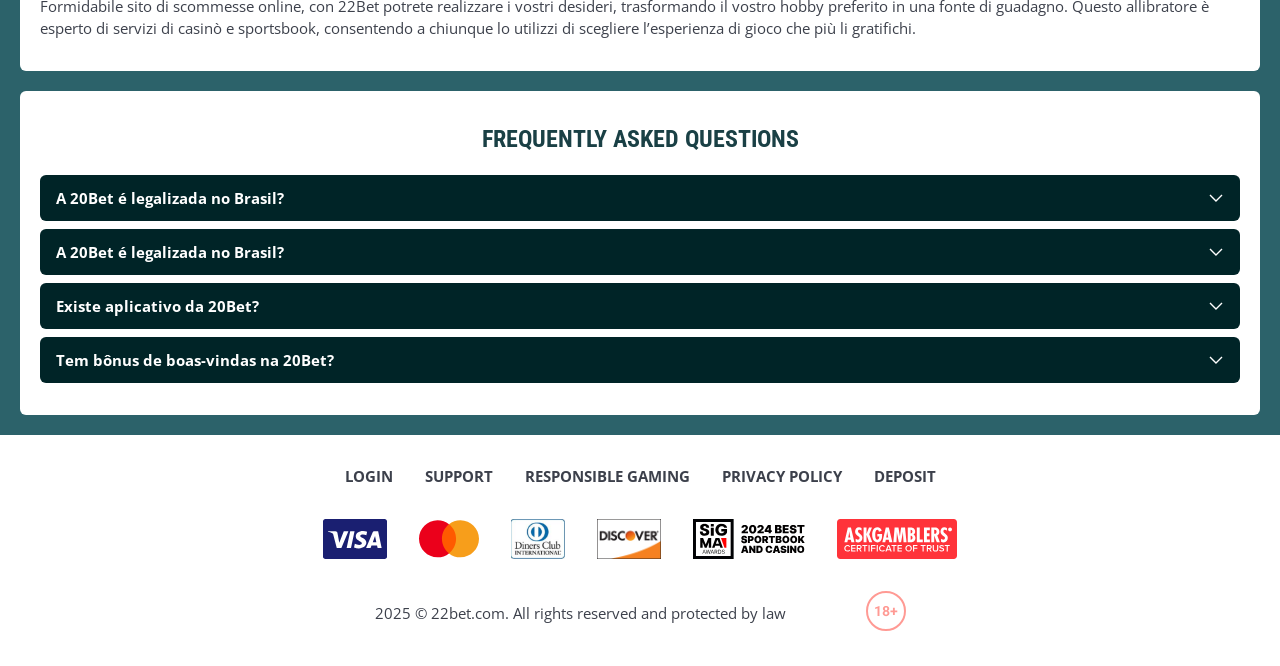
<file: live.html>
<!DOCTYPE html>
<html lang="si">
  <head>
    <meta charset="UTF-8" />
   
    <meta name="viewport" content="width=device-width, initial-scale=1.0" />
    <title>22Bet </title>
    <meta name="description" content />
    <meta property="og:site_name" content />
    <meta property="og:title" content />
    <meta property="og:type" content="website" />
    <meta property="og:url" content />
    <meta property="og:image" content />
    <meta property="og:image:alt" content />
    <meta property="og:locale" content="si" />
    <meta property="og:description" content />
    <link rel="preconnect" href="https://fonts.googleapis.com" />
    <link rel="preconnect" href="https://fonts.gstatic.com" crossorigin="anonymous" />
   <link href="https://fonts.googleapis.com/css2?family=Open+Sans:ital,wght@0,300..800;1,300..800&display=swap" rel="stylesheet">
<link href="https://fonts.googleapis.com/css?family=Roboto+Condensed&display=swap" rel="stylesheet">

   <link rel="stylesheet" href="./css/reset.css" />
    <link rel="stylesheet" href="./css/main.css" />
    <link rel="stylesheet" href="./css/media.css"/>
    <link rel="icon" href="./images/Group.png" type="image/x-icon"/>
    <script
    src="https://code.jquery.com/jquery-3.6.1.min.js"
    integrity="sha256-o88AwQnZB+VDvE9tvIXrMQaPlFFSUTR+nldQm1LuPXQ="
    crossorigin="anonymous"
  ></script>
  </head>
  <body>
    <header class="header">
      <section class="content header__content">
        <a href="./index.html" class="logo header__logo"
          ><img src="./images/logo.svg" alt="logo" title
        /></a>
        <button class="header__btn-menu" >
          <svg width="16px" height="16px" viewBox="0 0 16 16" xmlns="http://www.w3.org/2000/svg">
              <rect y="0" width="16" height="3" rx="1.5"></rect>
              <rect y="6.5" width="16" height="3" rx="1.5"></rect>
              <rect y="13" width="16" height="3" rx="1.5"></rect>
            </svg>
        </button>

          <nav class="menu header__menu">
            <ul class="header__menu-list">
                
              <li class="">
              <div class="header__menu-wrapper">
                <div class="js-button-expander js-button-expander--menu" >
                <a href="./bonus.html" >
                <span>Bonus</span>
              </a>
              </div>
              <div class="header__menu-wrap js-expand-content js-expand-content--menu">
                <ul >
                  <li>
                    <a href="./freeSpins.html">
                    <span>Free Spins</span>
                  </a></li>
                  <li><a href="./promoCode.html">
                    <span>Promo Code</span>
                  </a>
                </li>
                  <li><a href="./welcomeBonus.html">
                    <span>Welcome Bonus</span>
                  </a>
                </li>
                <li><a href="./vip.html">
                    <span>VIP</span>
                  </a>
                </li>
                </ul>
              </div>
              </div>
               <a href="./bonus.html" class="header__menu-item">
                <span>Bonus</span>
              </a>
            </li>
              <li>
                <a href="./app.html">
                 App
                </a>
              </li>
              
              <li class="">
              <div class="header__menu-wrapper">
                <div class="js-button-expander js-button-expander--menu" >
                <a href="./casino.html" >
                <span> Casino</span>
              </a>
              </div>
              <div class="header__menu-wrap js-expand-content js-expand-content--menu">
                <ul >
                  <li>
                    <a href="./slots.html">
                    <span>Slots</span>
                  </a></li>
                 
                </ul>
              </div>
              </div>
               <a href="./casino.html" class="header__menu-item">
                <span>Casino</span>
              </a>
            </li>
               <li>
                <a href="./live.html">
               Live
                </a>
              </li>
              <li>
                    <a href="./freeSpins.html">
                    <span>Free Spins</span>
                  </a></li>
                  <li><a href="./promoCode.html">
                    <span>Promo Code</span>
                  </a>
                </li>
                  <li><a href="./welcomeBonus.html">
                    <span>Welcome Bonus</span>
                  </a>
                </li>
                <li><a href="./vip.html">
                    <span>VIP</span>
                  </a>
                </li>
             <li>
                    <a href="./slots.html">
                    <span>Slots</span>
                  </a></li>
             
             
            </ul>
            <div class="header__button header__button-menu " >
              <a href="#" class="button  button__login-menu">log in</a>
              <a href="#" class="button button__menu">registration</a>
            </div>
           
          </nav>
            <a href="#" class="button button__login">log in</a>
            <a href="#" class="button button__singup">registration</a>
            <div id="clock" class="header__time">00:00</div>
            <a href="" class="header__flag">
                <span><img src="./images/flag.png" alt="flag" title /></span>
                <span>si</span>
              </a>
      </section>
    </header>
     <main class="main home main-page">
        <section class=" hero hero__page">
           
            <div class="background background-page">
              <img src="./images/live/bg-live.webp" alt="hero" title />
              
            </div>
            <div class="hero__wrapper hero__wrapper-page">
              <div class="hero__data hero__data-bonus">
                <ul
                class="breadcrumbs "
                
              >
                <li
                  
                >
                  <a href="#" >
                    <span >Home</span></a
                  >
                 
                </li>
                <li
                  
                >
                  <a href="#" > <span >Live</span></a>
                 
                </li>
              </ul>
                <h1 class="title general hero__title">
                  Online Casino Website
                </h1>
                 <p class="hero__text">The first thing that catches players' attention is the incredible simplicity of this casino.</p>
               
                <a href="#" class="button  hero__button ">Obter um Bônus</a>
               
              </div>
             
            </div>
          </section>
      <section class="main__wrap main__wrap-page">
       
       <section class="content__wrapper content__wrapper-page">

         
        
       
          <section class="content article">
            <p>
             Lorem ipsum dolor sit 22Bet consectetur adipiscing elit. Quisque faucibus ex sapien vitae pellentesque sem placerat. In id cursus mi pretium tellus duis convallis. Tempus leo eu aenean sed diam urna tempor. Pulvinar vivamus fringilla lacus nec metus bibendum egestas. Iaculis massa nisl malesuada lacinia integer nunc posuere. Ut hendrerit semper vel class aptent taciti sociosqu.
            </p>
            <p>
             Ad litora torquent per conubia nostra inceptos himenaeos.
            </p>
          </section>
               <section class="content casino">
           
              <ul class="casino__list">
                <li class="casino__item">
                    <div class="casino__wrapper">
                      <img class="casino__img" src="./images/live/card-live1.webp" alt="" title>
                    <div class="casino__hover casino__hover-live">
                        
                        <div class="casino-box">
                            
                        <a href="#" class="button  casino__buttons">Play now</a>
                        </div>
                    </div>
                    </div>
                    
                </li>
                <li class="casino__item">
                  <div class="casino__wrapper">
                    <img class="casino__img" src="./images/live/card-live2.webp" alt="" title>
                <div class="casino__hover casino__hover-live">
                      
                        <div class="casino-box">
                            
                        <a href="#" class="button  casino__buttons">Play now</a>
                        </div>
                    </div>
                  </div>
                 
              </li>
              <li class="casino__item">
                <div class="casino__wrapper">
                  <img class="casino__img" src="./images/live/card-live3.webp" alt="" title>
               <div class="casino__hover casino__hover-live">
                        
                        <div class="casino-box">
                            
                        <a href="#" class="button  casino__buttons">Play now</a>
                        </div>
                    </div>
               
            </li>
             <li class="casino__item">
                <div class="casino__wrapper">
                  <img class="casino__img" src="./images/live/card-live4.webp" alt="" title>
               <div class="casino__hover casino__hover-live">
                        
                        <div class="casino-box">
                            
                        <a href="#" class="button  casino__buttons">Play now</a>
                        </div>
                    </div>
               
            </li>
             
      

              </ul>
         </section>
             
        
        
              <section class="content menu-review__content">
              

            
                <div class="menu__review-desk menu__review-content">Table of Contents</div>
                <ul class="menu__review menu__review-list">
                  <li><a href="#">Casa de Aposta e Cassino</a></li>
                    <li><a href="#">Casa de Aposta e Cassino</a></li>
                      <li><a href="#">Casa de Aposta e Cassino</a></li>
                        <li><a href="#">Casa de Aposta e Cassino</a></li>
                          <li><a href="#">Frequently Asked Questions</a></li>
                 
                </ul>
             
          
          </section>
          
        
          <section class="content article">
            <h2 class="title high article__title">Casa de Aposta e Cassino</h2>
             
            <p>
             Formidabile sito di scommesse online, con 22Bet potrete realizzare i vostri desideri, trasformando il vostro hobby preferito in una fonte di guadagno. Questo allibratore è esperto di servizi di casinò e sportsbook, consentendo a chiunque lo utilizzi di scegliere l’esperienza di gioco che più li gratifichi.
            </p>
            <p>
             Si possono effettuare scommesse in pochi clic e bastano appena 24 ore per ricevere il denaro vinto.Si possono effettuare scommesse in pochi clic e bastano appena 24 ore per ricevere il denaro vinto. Si possono effettuare scommesse in pochi clic e bastano appena 24 ore per ricevere il denaro vinto.
            </p>
           <ol>
              <li>Si possono effettuare scommesse in pochi clic e bastano appena 24 ore per ricevere il denaro vinto.</li>
              <li>Si possono effettuare scommesse in pochi clic e bastano appena 24 ore per ricevere il denaro vinto.</li>
              <li>Si possono effettuare scommesse in pochi clic e bastano appena 24 ore per ricevere il denaro vinto.</li>
            </ol>
            <p>Si possono effettuare scommesse in pochi clic e bastano appena 24 ore per ricevere il denaro vinto. Si possono effettuare scommesse in pochi clic e bastano appena 24 ore per ricevere il denaro vinto. Si possono effettuare scommesse in pochi clic e bastano appena 24 ore per ricevere il denaro vinto.</p>
          </section>
         
         
           <section class="content article">
            <h2 class="title high article__title">Casa de Aposta e Cassino</h2>
            <p>Formidabile sito di scommesse online, con 22Bet potrete realizzare i vostri desideri, trasformando il vostro hobby preferito in una fonte di guadagno. Questo allibratore è esperto di servizi di casinò e sportsbook, consentendo a chiunque lo utilizzi di scegliere l’esperienza di gioco che più li gratifichi.</p>
            <p>Si possono effettuare scommesse in pochi clic e bastano appena 24 ore per ricevere il denaro vinto.Si possono effettuare scommesse in pochi clic e bastano appena 24 ore per ricevere il denaro vinto. Si possono effettuare scommesse in pochi clic e bastano appena 24 ore per ricevere il denaro vinto</p>
            <h3>Casa de Aposta e Cassino</h3>
            <p>Formidabile sito di scommesse online, con 22Bet potrete realizzare i vostri desideri, trasformando il vostro hobby preferito in una fonte di guadagno. Questo allibratore è esperto di servizi di casinò e sportsbook, consentendo a chiunque lo utilizzi di scegliere l’esperienza di gioco che più li gratifichi.</p>
           </section>

          <section class="content faq">
            <h2 class="title high faq__title">Frequently Asked Questions</h2>
            <ul class="faq__list " >
              <li class="faq__item"  >
                <h3 class="title medium faq__subtitle js-button-expander js-button-expander--faq"  >A 20Bet é legalizada no Brasil?
                 </h3>
                <div  class="faq__answer js-expand-content js-expand-content--faq" >
                  <p  >
                    Sim, a casa de apostas tem licença emitida por Curaçao, que é reconhecida no Brasil e a permite atuar por aqui.
                  </p>
                </div>
              </li>
              <li class="faq__item"  >
                <h3 class="title medium faq__subtitle js-button-expander js-button-expander--faq"  >A 20Bet é legalizada no Brasil?</h3>
                <div class="faq__answer js-expand-content js-expand-content--faq" >
                  <p  >
                    Sim, a casa de apostas tem licença emitida por Curaçao, que é reconhecida no Brasil e a permite atuar por aqui.
                  </p>
                </div>
              </li> 
              <li class="faq__item"  >
                <h3 class="title medium faq__subtitle js-button-expander js-button-expander--faq"  >Existe aplicativo da 20Bet?</h3>
                <div class="faq__answer js-expand-content js-expand-content--faq" >
                  <p  >
                   Sim, disponível para sistemas operacionais iOS e Android.
                  </p>
                </div>
              </li> 
              <li class="faq__item"  >
                <h3 class="title medium faq__subtitle js-button-expander js-button-expander--faq"  >Tem bônus de boas-vindas na 20Bet?</h3>
                <div class="faq__answer js-expand-content js-expand-content--faq" >
                  <p  >
                   O pacote especial para novos usuários da 20Bet paga 100% sobre o primeiro depósito, com limite de 600 BRL.
                  </p>
                </div>
              </li> 
             
            </ul>
          </section>
          
        </section> 
      
        <div class=""  onclick="scrollToTop()">
          <button class="main__arrow" id="scrollToTopBtn"></button>
        </div> 
        
      </section>
    </main> 
       <footer class=" footer ">
      <section class="content footer__content">
        <ul class="footer__menu">
         <li><a href="./login.html">Login</a></li>
         <li><a href="./support.html">Support</a></li>
         <li><a href="./responsible.html">Responsible Gaming</a></li>
         <li><a href="./policy.html">Privacy Policy</a></li>
         <li><a href="./deposit.html">Deposit</a></li>
        </ul>
       
          <ul class="footer__cards-list">
           
            <li>
              <a href="#"
                ><img src="./images/visa.svg" alt="cardvisa" title
              /></a>
            </li>
            <li>
              <a href="#"
                ><img
                  src="./images/mastercard.svg"
                  alt="mastercard"
                  title
              /></a>
            </li>
            <li>
                <a href="#"
                  ><img src="./images/diners.svg" alt="diners" title
                /></a>
              </li>
              <li>
                <a href="#"
                  ><img src="./images/discover.svg" alt="discover" title
                /></a>
              </li>
              <li>
                <a href="#"
                  ><img src="./images/sigma.svg" alt="sigma" title
                /></a>
              </li>
              <li>
                <a href="#"
                  ><img src="./images/ask.svg" alt="ask" title
                /></a>
              </li>
            
          </ul>
       
        <div class="footer__wrapp">
          <div class="footer__text">
           
               <p>2025 &copy; 22bet.com. All rights reserved and protected by law
</p>
           
           
          </div>
          <div class="footer__age">
            <img src="./images/age.svg" alt="age" title />
          </div>
        </div>
      
      </section>
    </footer>
    <script src="./js/arrowUp.js" defer></script>
    <script src="./js/sidebar.js" defer></script>
    <script src="./js/expander.js" defer></script>
    <script src="./js/mobile-menu.js" defer></script>
    <script src="./js/clock.js" defer></script>
  </body>
</html>
</file>
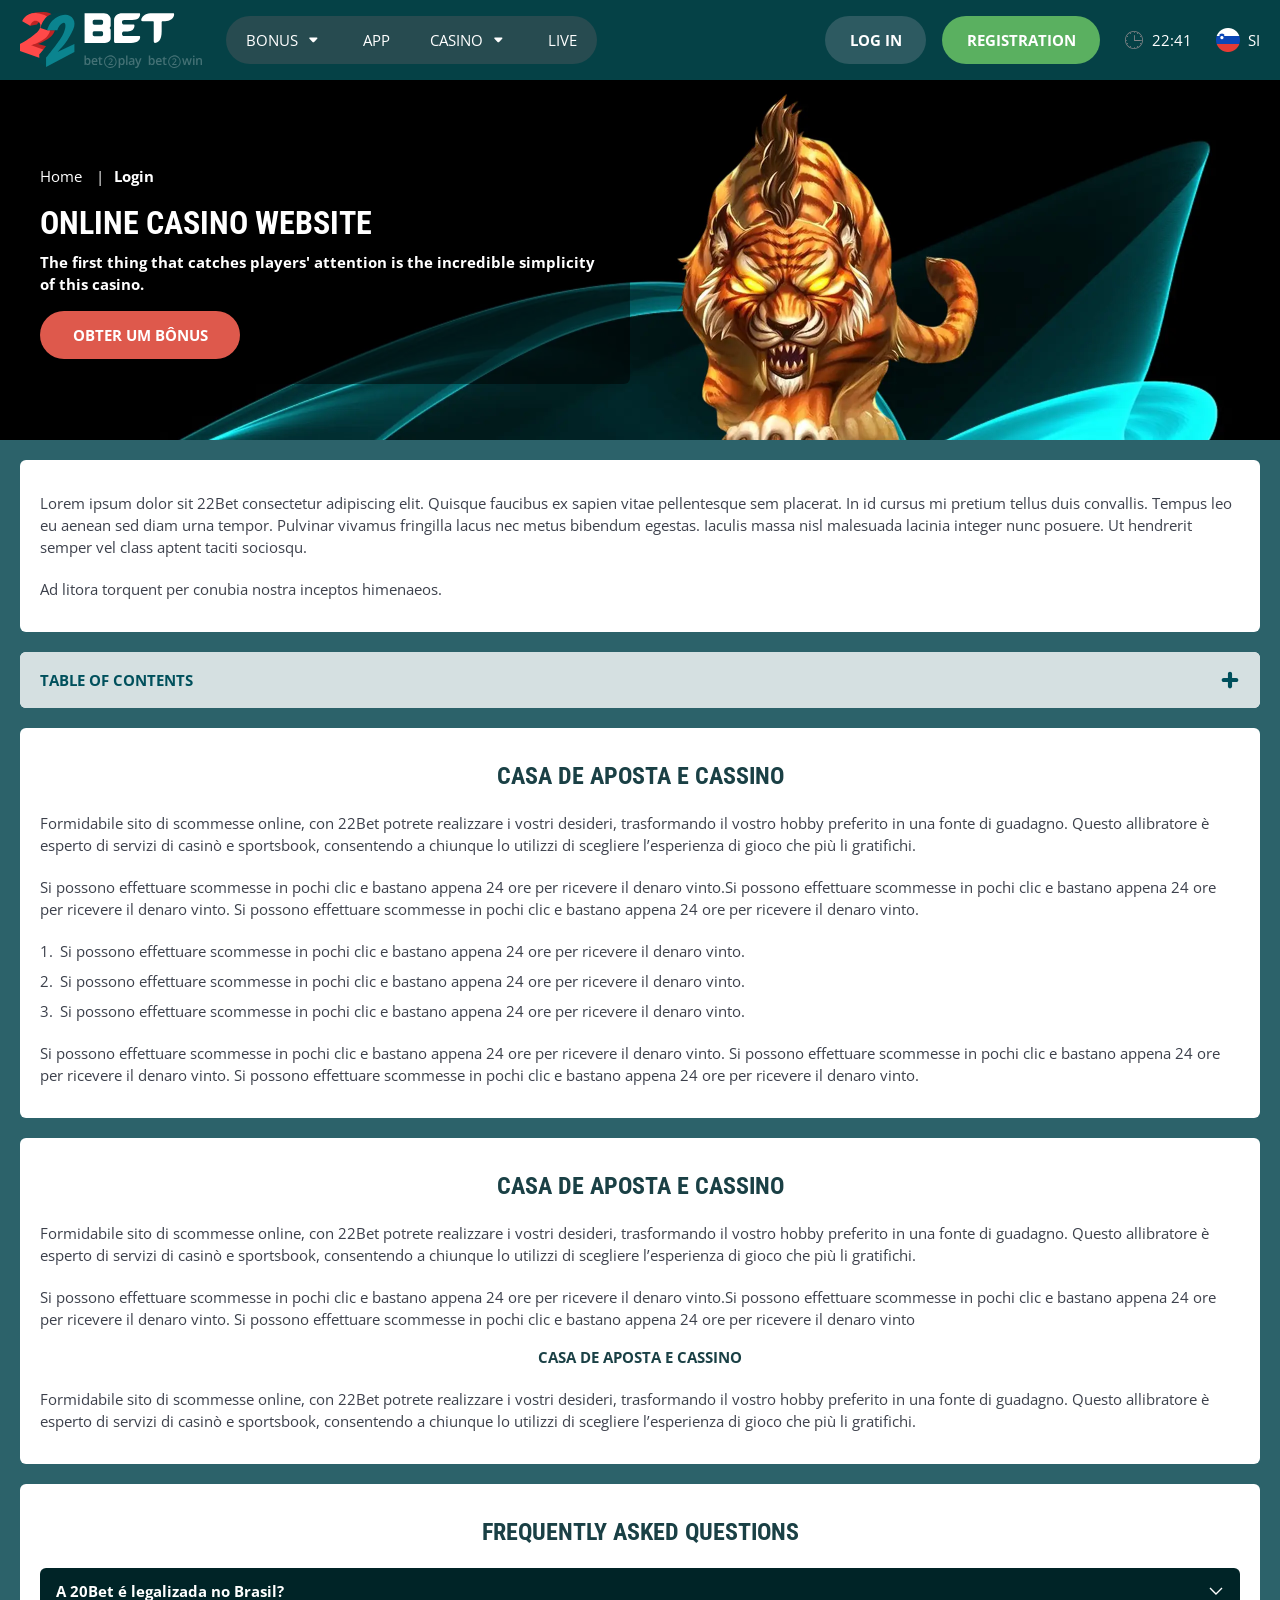
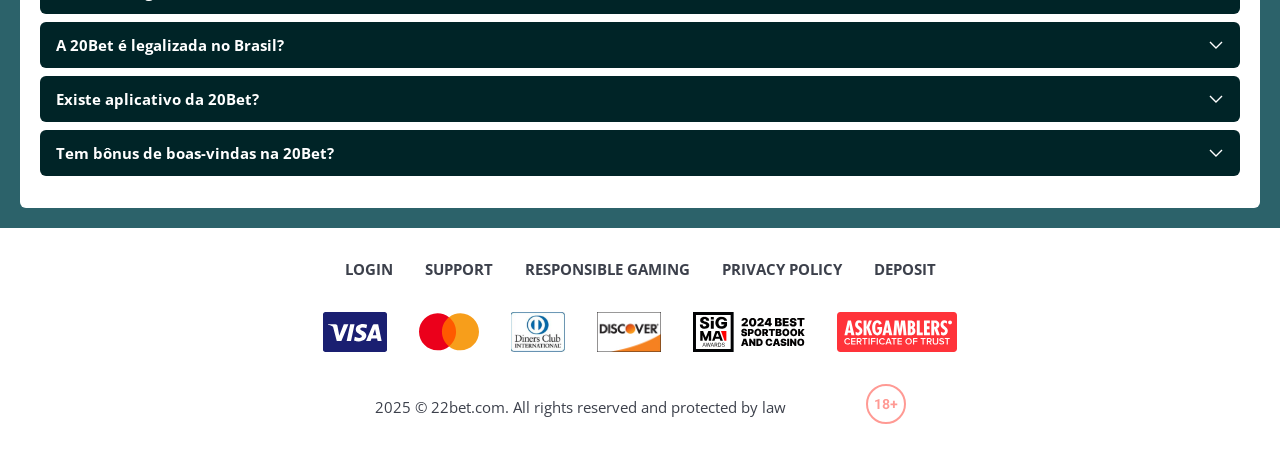
<file: login.html>
<!DOCTYPE html>
<html lang="si">
  <head>
    <meta charset="UTF-8" />
   
    <meta name="viewport" content="width=device-width, initial-scale=1.0" />
    <title>22Bet </title>
    <meta name="description" content />
    <meta property="og:site_name" content />
    <meta property="og:title" content />
    <meta property="og:type" content="website" />
    <meta property="og:url" content />
    <meta property="og:image" content />
    <meta property="og:image:alt" content />
    <meta property="og:locale" content="si" />
    <meta property="og:description" content />
    <link rel="preconnect" href="https://fonts.googleapis.com" />
    <link rel="preconnect" href="https://fonts.gstatic.com" crossorigin="anonymous" />
   <link href="https://fonts.googleapis.com/css2?family=Open+Sans:ital,wght@0,300..800;1,300..800&display=swap" rel="stylesheet">
<link href="https://fonts.googleapis.com/css?family=Roboto+Condensed&display=swap" rel="stylesheet">

   <link rel="stylesheet" href="./css/reset.css" />
    <link rel="stylesheet" href="./css/main.css" />
    <link rel="stylesheet" href="./css/media.css"/>
    <link rel="icon" href="./images/Group.png" type="image/x-icon"/>
    <script
    src="https://code.jquery.com/jquery-3.6.1.min.js"
    integrity="sha256-o88AwQnZB+VDvE9tvIXrMQaPlFFSUTR+nldQm1LuPXQ="
    crossorigin="anonymous"
  ></script>
  </head>
  <body>
    <header class="header">
      <section class="content header__content">
        <a href="./index.html" class="logo header__logo"
          ><img src="./images/logo.svg" alt="logo" title
        /></a>
        <button class="header__btn-menu" >
          <svg width="16px" height="16px" viewBox="0 0 16 16" xmlns="http://www.w3.org/2000/svg">
              <rect y="0" width="16" height="3" rx="1.5"></rect>
              <rect y="6.5" width="16" height="3" rx="1.5"></rect>
              <rect y="13" width="16" height="3" rx="1.5"></rect>
            </svg>
        </button>

          <nav class="menu header__menu">
            <ul class="header__menu-list">
                
              <li class="">
              <div class="header__menu-wrapper">
                <div class="js-button-expander js-button-expander--menu" >
                <a href="./bonus.html" >
                <span>Bonus</span>
              </a>
              </div>
              <div class="header__menu-wrap js-expand-content js-expand-content--menu">
                <ul >
                  <li>
                    <a href="./freeSpins.html">
                    <span>Free Spins</span>
                  </a></li>
                  <li><a href="./promoCode.html">
                    <span>Promo Code</span>
                  </a>
                </li>
                  <li><a href="./welcomeBonus.html">
                    <span>Welcome Bonus</span>
                  </a>
                </li>
                <li><a href="./vip.html">
                    <span>VIP</span>
                  </a>
                </li>
                </ul>
              </div>
              </div>
               <a href="./bonus.html" class="header__menu-item">
                <span>Bonus</span>
              </a>
            </li>
              <li>
                <a href="./app.html">
                 App
                </a>
              </li>
              
              <li class="">
              <div class="header__menu-wrapper">
                <div class="js-button-expander js-button-expander--menu" >
                <a href="./casino.html" >
                <span> Casino</span>
              </a>
              </div>
              <div class="header__menu-wrap js-expand-content js-expand-content--menu">
                <ul >
                  <li>
                    <a href="./slots.html">
                    <span>Slots</span>
                  </a></li>
                 
                </ul>
              </div>
              </div>
               <a href="./casino.html" class="header__menu-item">
                <span>Casino</span>
              </a>
            </li>
               <li>
                <a href="./live.html">
               Live
                </a>
              </li>
              <li>
                    <a href="./freeSpins.html">
                    <span>Free Spins</span>
                  </a></li>
                  <li><a href="./promoCode.html">
                    <span>Promo Code</span>
                  </a>
                </li>
                  <li><a href="./welcomeBonus.html">
                    <span>Welcome Bonus</span>
                  </a>
                </li>
                <li><a href="./vip.html">
                    <span>VIP</span>
                  </a>
                </li>
             <li>
                    <a href="./slots.html">
                    <span>Slots</span>
                  </a></li>
             
             
            </ul>
            <div class="header__button header__button-menu " >
              <a href="#" class="button  button__login-menu">log in</a>
              <a href="#" class="button button__menu">registration</a>
            </div>
           
          </nav>
            <a href="#" class="button button__login">log in</a>
            <a href="#" class="button button__singup">registration</a>
            <div id="clock" class="header__time">00:00</div>
            <a href="" class="header__flag">
                <span><img src="./images/flag.png" alt="flag" title /></span>
                <span>si</span>
              </a>
      </section>
    </header>
     <main class="main home main-page">
        <section class=" hero hero__page">
           
            <div class="background ">
              <img src="./images/layout-images/bg-login.webp" alt="hero" title />
              
            </div>
            <div class="hero__wrapper hero__wrapper-page">
              <div class="hero__data hero__data-bonus">
                <ul
                class="breadcrumbs "
                
              >
                <li
                  
                >
                  <a href="#" >
                    <span >Home</span></a
                  >
                 
                </li>
                <li
                  
                >
                  <a href="#" > <span >Login</span></a>
                 
                </li>
              </ul>
                <h1 class="title general hero__title">
                  Online Casino Website
                </h1>
                 <p class="hero__text">The first thing that catches players' attention is the incredible simplicity of this casino.</p>
               
                <a href="#" class="button  hero__button ">Obter um Bônus</a>
               
              </div>
             
            </div>
          </section>
      <section class="main__wrap main__wrap-page">
       
       <section class="content__wrapper content__wrapper-page">

         
        
       
          <section class="content article">
            <p>
             Lorem ipsum dolor sit 22Bet consectetur adipiscing elit. Quisque faucibus ex sapien vitae pellentesque sem placerat. In id cursus mi pretium tellus duis convallis. Tempus leo eu aenean sed diam urna tempor. Pulvinar vivamus fringilla lacus nec metus bibendum egestas. Iaculis massa nisl malesuada lacinia integer nunc posuere. Ut hendrerit semper vel class aptent taciti sociosqu.
            </p>
            <p>
             Ad litora torquent per conubia nostra inceptos himenaeos.
            </p>
          </section>
        
        
              <section class="content menu-review__content">
              

            
                <div class="menu__review-desk menu__review-content">Table of Contents</div>
                <ul class="menu__review menu__review-list">
                  <li><a href="#">Casa de Aposta e Cassino</a></li>
                    <li><a href="#">Casa de Aposta e Cassino</a></li>
                      <li><a href="#">Casa de Aposta e Cassino</a></li>
                        <li><a href="#">Casa de Aposta e Cassino</a></li>
                          <li><a href="#">Frequently Asked Questions</a></li>
                 
                </ul>
             
          
          </section>
          
        
          <section class="content article">
            <h2 class="title high article__title">Casa de Aposta e Cassino</h2>
             
            <p>
             Formidabile sito di scommesse online, con 22Bet potrete realizzare i vostri desideri, trasformando il vostro hobby preferito in una fonte di guadagno. Questo allibratore è esperto di servizi di casinò e sportsbook, consentendo a chiunque lo utilizzi di scegliere l’esperienza di gioco che più li gratifichi.
            </p>
            <p>
             Si possono effettuare scommesse in pochi clic e bastano appena 24 ore per ricevere il denaro vinto.Si possono effettuare scommesse in pochi clic e bastano appena 24 ore per ricevere il denaro vinto. Si possono effettuare scommesse in pochi clic e bastano appena 24 ore per ricevere il denaro vinto.
            </p>
           <ol>
              <li>Si possono effettuare scommesse in pochi clic e bastano appena 24 ore per ricevere il denaro vinto.</li>
              <li>Si possono effettuare scommesse in pochi clic e bastano appena 24 ore per ricevere il denaro vinto.</li>
              <li>Si possono effettuare scommesse in pochi clic e bastano appena 24 ore per ricevere il denaro vinto.</li>
            </ol>
            <p>Si possono effettuare scommesse in pochi clic e bastano appena 24 ore per ricevere il denaro vinto. Si possono effettuare scommesse in pochi clic e bastano appena 24 ore per ricevere il denaro vinto. Si possono effettuare scommesse in pochi clic e bastano appena 24 ore per ricevere il denaro vinto.</p>
          </section>
         
         
           <section class="content article">
            <h2 class="title high article__title">Casa de Aposta e Cassino</h2>
            <p>Formidabile sito di scommesse online, con 22Bet potrete realizzare i vostri desideri, trasformando il vostro hobby preferito in una fonte di guadagno. Questo allibratore è esperto di servizi di casinò e sportsbook, consentendo a chiunque lo utilizzi di scegliere l’esperienza di gioco che più li gratifichi.</p>
            <p>Si possono effettuare scommesse in pochi clic e bastano appena 24 ore per ricevere il denaro vinto.Si possono effettuare scommesse in pochi clic e bastano appena 24 ore per ricevere il denaro vinto. Si possono effettuare scommesse in pochi clic e bastano appena 24 ore per ricevere il denaro vinto</p>
            <h3>Casa de Aposta e Cassino</h3>
            <p>Formidabile sito di scommesse online, con 22Bet potrete realizzare i vostri desideri, trasformando il vostro hobby preferito in una fonte di guadagno. Questo allibratore è esperto di servizi di casinò e sportsbook, consentendo a chiunque lo utilizzi di scegliere l’esperienza di gioco che più li gratifichi.</p>
           </section>

          <section class="content faq">
            <h2 class="title high faq__title">Frequently Asked Questions</h2>
            <ul class="faq__list " >
              <li class="faq__item"  >
                <h3 class="title medium faq__subtitle js-button-expander js-button-expander--faq"  >A 20Bet é legalizada no Brasil?
                 </h3>
                <div  class="faq__answer js-expand-content js-expand-content--faq" >
                  <p  >
                    Sim, a casa de apostas tem licença emitida por Curaçao, que é reconhecida no Brasil e a permite atuar por aqui.
                  </p>
                </div>
              </li>
              <li class="faq__item"  >
                <h3 class="title medium faq__subtitle js-button-expander js-button-expander--faq"  >A 20Bet é legalizada no Brasil?</h3>
                <div class="faq__answer js-expand-content js-expand-content--faq" >
                  <p  >
                    Sim, a casa de apostas tem licença emitida por Curaçao, que é reconhecida no Brasil e a permite atuar por aqui.
                  </p>
                </div>
              </li> 
              <li class="faq__item"  >
                <h3 class="title medium faq__subtitle js-button-expander js-button-expander--faq"  >Existe aplicativo da 20Bet?</h3>
                <div class="faq__answer js-expand-content js-expand-content--faq" >
                  <p  >
                   Sim, disponível para sistemas operacionais iOS e Android.
                  </p>
                </div>
              </li> 
              <li class="faq__item"  >
                <h3 class="title medium faq__subtitle js-button-expander js-button-expander--faq"  >Tem bônus de boas-vindas na 20Bet?</h3>
                <div class="faq__answer js-expand-content js-expand-content--faq" >
                  <p  >
                   O pacote especial para novos usuários da 20Bet paga 100% sobre o primeiro depósito, com limite de 600 BRL.
                  </p>
                </div>
              </li> 
             
            </ul>
          </section>
          
        </section> 
      
        <div class=""  onclick="scrollToTop()">
          <button class="main__arrow" id="scrollToTopBtn"></button>
        </div> 
        
      </section>
    </main> 
      <footer class=" footer ">
      <section class="content footer__content">
        <ul class="footer__menu">
         <li><a href="./login.html">Login</a></li>
         <li><a href="./support.html">Support</a></li>
         <li><a href="./responsible.html">Responsible Gaming</a></li>
         <li><a href="./policy.html">Privacy Policy</a></li>
         <li><a href="./deposit.html">Deposit</a></li>
        </ul>
       
          <ul class="footer__cards-list">
           
            <li>
              <a href="#"
                ><img src="./images/visa.svg" alt="cardvisa" title
              /></a>
            </li>
            <li>
              <a href="#"
                ><img
                  src="./images/mastercard.svg"
                  alt="mastercard"
                  title
              /></a>
            </li>
            <li>
                <a href="#"
                  ><img src="./images/diners.svg" alt="diners" title
                /></a>
              </li>
              <li>
                <a href="#"
                  ><img src="./images/discover.svg" alt="discover" title
                /></a>
              </li>
              <li>
                <a href="#"
                  ><img src="./images/sigma.svg" alt="sigma" title
                /></a>
              </li>
              <li>
                <a href="#"
                  ><img src="./images/ask.svg" alt="ask" title
                /></a>
              </li>
            
          </ul>
       
        <div class="footer__wrapp">
          <div class="footer__text">
           
               <p>2025 &copy; 22bet.com. All rights reserved and protected by law
</p>
           
          </div>
          <div class="footer__age">
            <img src="./images/age.svg" alt="age" title />
          </div>
        </div>
      
      </section>
    </footer>
    <script src="./js/arrowUp.js" defer></script>
    <script src="./js/sidebar.js" defer></script>
    <script src="./js/expander.js" defer></script>
    <script src="./js/mobile-menu.js" defer></script>
    <script src="./js/clock.js" defer></script>
  </body>
</html>
</file>
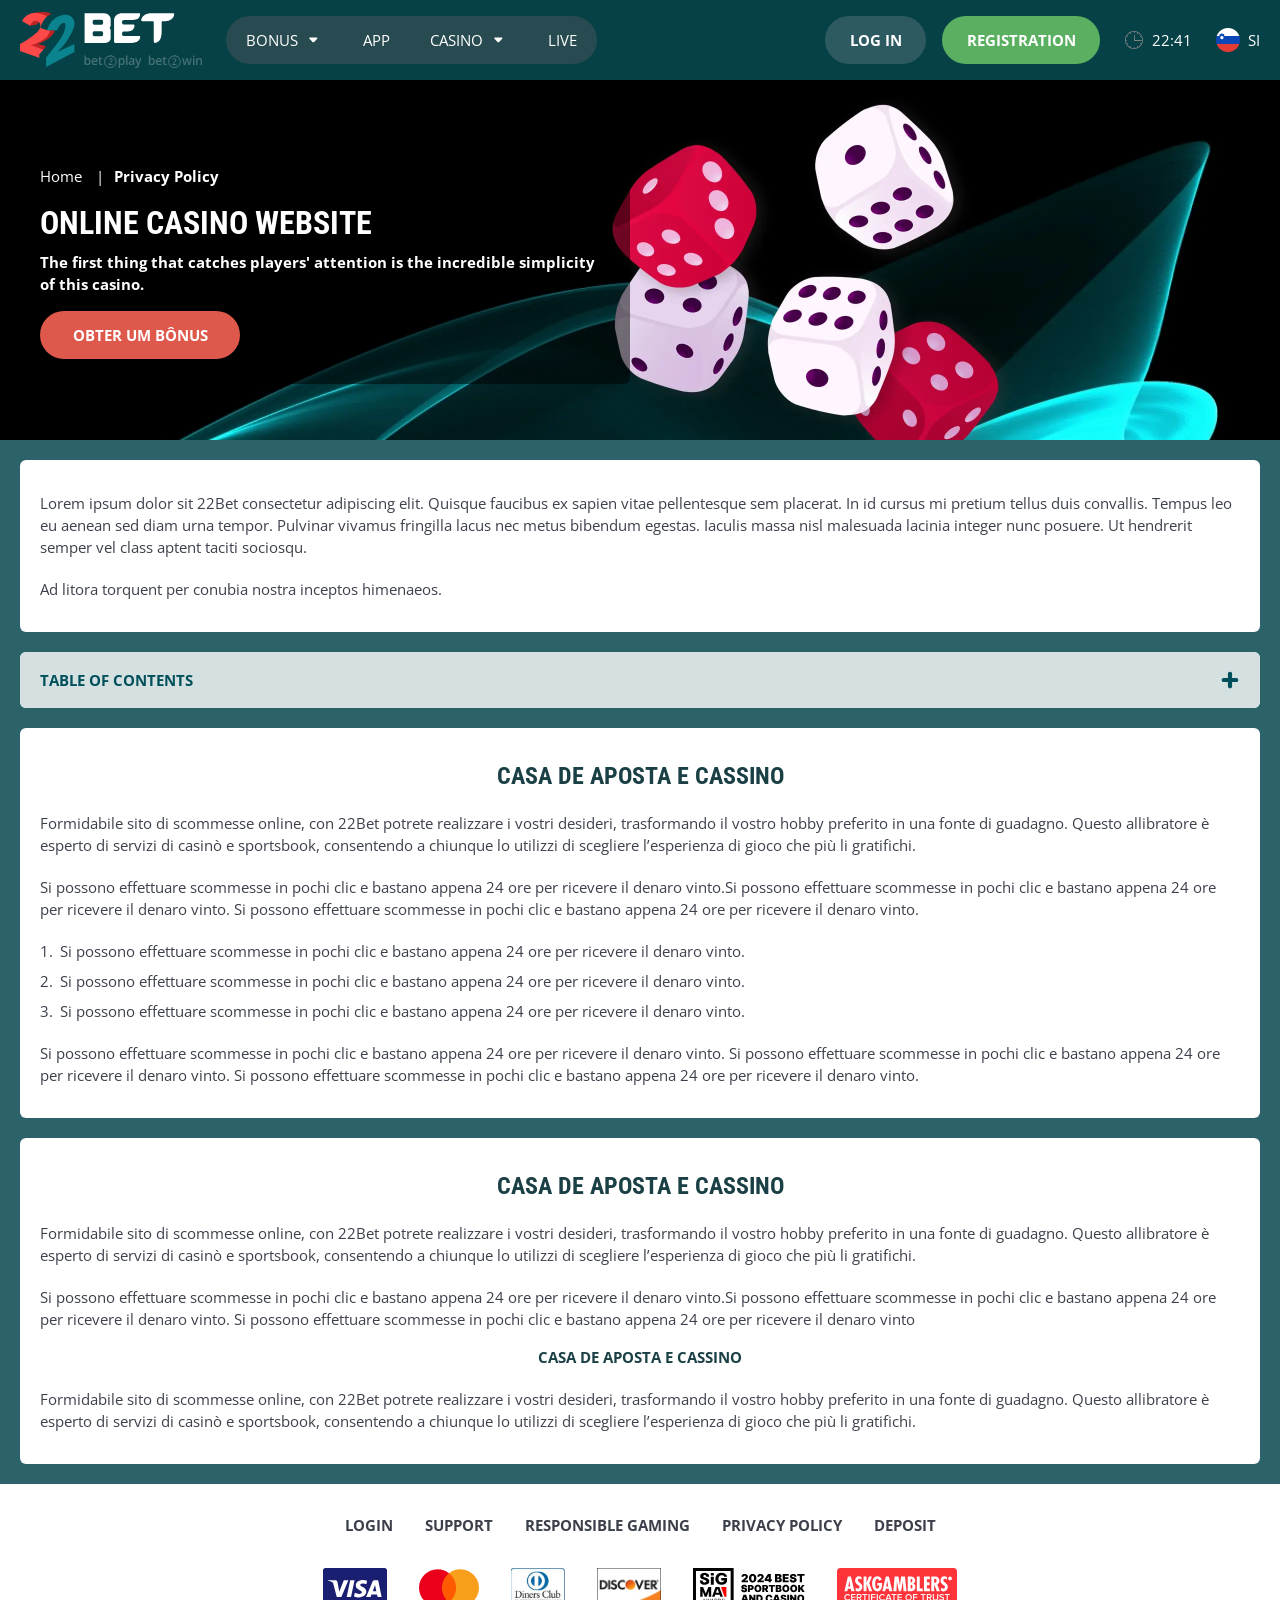
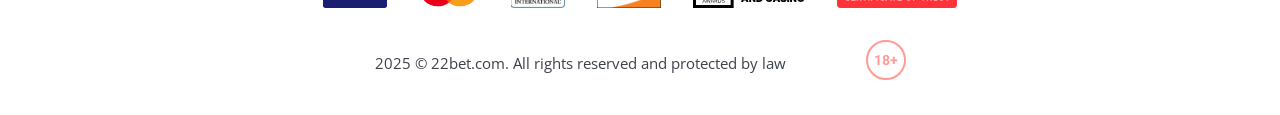
<file: policy.html>
<!DOCTYPE html>
<html lang="si">
  <head>
    <meta charset="UTF-8" />
   
    <meta name="viewport" content="width=device-width, initial-scale=1.0" />
    <title>22Bet </title>
    <meta name="description" content />
    <meta property="og:site_name" content />
    <meta property="og:title" content />
    <meta property="og:type" content="website" />
    <meta property="og:url" content />
    <meta property="og:image" content />
    <meta property="og:image:alt" content />
    <meta property="og:locale" content="si" />
    <meta property="og:description" content />
    <link rel="preconnect" href="https://fonts.googleapis.com" />
    <link rel="preconnect" href="https://fonts.gstatic.com" crossorigin="anonymous" />
   <link href="https://fonts.googleapis.com/css2?family=Open+Sans:ital,wght@0,300..800;1,300..800&display=swap" rel="stylesheet">
<link href="https://fonts.googleapis.com/css?family=Roboto+Condensed&display=swap" rel="stylesheet">

   <link rel="stylesheet" href="./css/reset.css" />
    <link rel="stylesheet" href="./css/main.css" />
    <link rel="stylesheet" href="./css/media.css"/>
    <link rel="icon" href="./images/Group.png" type="image/x-icon"/>
    <script
    src="https://code.jquery.com/jquery-3.6.1.min.js"
    integrity="sha256-o88AwQnZB+VDvE9tvIXrMQaPlFFSUTR+nldQm1LuPXQ="
    crossorigin="anonymous"
  ></script>
  </head>
  <body>
    <header class="header">
      <section class="content header__content">
        <a href="./index.html" class="logo header__logo"
          ><img src="./images/logo.svg" alt="logo" title
        /></a>
        <button class="header__btn-menu" >
          <svg width="16px" height="16px" viewBox="0 0 16 16" xmlns="http://www.w3.org/2000/svg">
              <rect y="0" width="16" height="3" rx="1.5"></rect>
              <rect y="6.5" width="16" height="3" rx="1.5"></rect>
              <rect y="13" width="16" height="3" rx="1.5"></rect>
            </svg>
        </button>

          <nav class="menu header__menu">
            <ul class="header__menu-list">
                
              <li class="">
              <div class="header__menu-wrapper">
                <div class="js-button-expander js-button-expander--menu" >
                <a href="./bonus.html" >
                <span>Bonus</span>
              </a>
              </div>
              <div class="header__menu-wrap js-expand-content js-expand-content--menu">
                <ul >
                  <li>
                    <a href="./freeSpins.html">
                    <span>Free Spins</span>
                  </a></li>
                  <li><a href="./promoCode.html">
                    <span>Promo Code</span>
                  </a>
                </li>
                  <li><a href="./welcomeBonus.html">
                    <span>Welcome Bonus</span>
                  </a>
                </li>
                <li><a href="./vip.html">
                    <span>VIP</span>
                  </a>
                </li>
                </ul>
              </div>
              </div>
               <a href="./bonus.html" class="header__menu-item">
                <span>Bonus</span>
              </a>
            </li>
              <li>
                <a href="./app.html">
                 App
                </a>
              </li>
              
              <li class="">
              <div class="header__menu-wrapper">
                <div class="js-button-expander js-button-expander--menu" >
                <a href="./casino.html" >
                <span> Casino</span>
              </a>
              </div>
              <div class="header__menu-wrap js-expand-content js-expand-content--menu">
                <ul >
                  <li>
                    <a href="./slots.html">
                    <span>Slots</span>
                  </a></li>
                 
                </ul>
              </div>
              </div>
               <a href="./casino.html" class="header__menu-item">
                <span>Casino</span>
              </a>
            </li>
               <li>
                <a href="./live.html">
               Live
                </a>
              </li>
              <li>
                    <a href="./freeSpins.html">
                    <span>Free Spins</span>
                  </a></li>
                  <li><a href="./promoCode.html">
                    <span>Promo Code</span>
                  </a>
                </li>
                  <li><a href="./welcomeBonus.html">
                    <span>Welcome Bonus</span>
                  </a>
                </li>
                <li><a href="./vip.html">
                    <span>VIP</span>
                  </a>
                </li>
             <li>
                    <a href="./slots.html">
                    <span>Slots</span>
                  </a></li>
             
             
            </ul>
            <div class="header__button header__button-menu " >
              <a href="#" class="button  button__login-menu">log in</a>
              <a href="#" class="button button__menu">registration</a>
            </div>
           
          </nav>
            <a href="#" class="button button__login">log in</a>
            <a href="#" class="button button__singup">registration</a>
            <div id="clock" class="header__time">00:00</div>
            <a href="" class="header__flag">
                <span><img src="./images/flag.png" alt="flag" title /></span>
                <span>si</span>
              </a>
      </section>
    </header>
     <main class="main home main-page">
        <section class=" hero hero__page">
           
            <div class="background  background-page">
              <img src="./images/layout-images/bg-policy.webp" alt="hero" title />
              
            </div>
            <div class="hero__wrapper hero__wrapper-page">
              <div class="hero__data hero__data-bonus">
                <ul
                class="breadcrumbs "
                
              >
                <li
                  
                >
                  <a href="#" >
                    <span >Home</span></a
                  >
                 
                </li>
                <li
                  
                >
                  <a href="#" > <span >Privacy Policy</span></a>
                 
                </li>
              </ul>
                <h1 class="title general hero__title">
                  Online Casino Website
                </h1>
                 <p class="hero__text">The first thing that catches players' attention is the incredible simplicity of this casino.</p>
               
                <a href="#" class="button  hero__button ">Obter um Bônus</a>
               
              </div>
             
            </div>
          </section>
      <section class="main__wrap main__wrap-page">
       
       <section class="content__wrapper content__wrapper-page">

         
        
       
          <section class="content article">
            <p>
             Lorem ipsum dolor sit 22Bet consectetur adipiscing elit. Quisque faucibus ex sapien vitae pellentesque sem placerat. In id cursus mi pretium tellus duis convallis. Tempus leo eu aenean sed diam urna tempor. Pulvinar vivamus fringilla lacus nec metus bibendum egestas. Iaculis massa nisl malesuada lacinia integer nunc posuere. Ut hendrerit semper vel class aptent taciti sociosqu.
            </p>
            <p>
             Ad litora torquent per conubia nostra inceptos himenaeos.
            </p>
          </section>
        
        
              <section class="content menu-review__content">
              

            
                <div class="menu__review-desk menu__review-content">Table of Contents</div>
                <ul class="menu__review menu__review-list">
                  <li><a href="#">Casa de Aposta e Cassino</a></li>
                    <li><a href="#">Casa de Aposta e Cassino</a></li>
                      <li><a href="#">Casa de Aposta e Cassino</a></li>
                        <li><a href="#">Casa de Aposta e Cassino</a></li>
                          <li><a href="#">Frequently Asked Questions</a></li>
                 
                </ul>
             
          
          </section>
          
        
          <section class="content article">
            <h2 class="title high article__title">Casa de Aposta e Cassino</h2>
             
            <p>
             Formidabile sito di scommesse online, con 22Bet potrete realizzare i vostri desideri, trasformando il vostro hobby preferito in una fonte di guadagno. Questo allibratore è esperto di servizi di casinò e sportsbook, consentendo a chiunque lo utilizzi di scegliere l’esperienza di gioco che più li gratifichi.
            </p>
            <p>
             Si possono effettuare scommesse in pochi clic e bastano appena 24 ore per ricevere il denaro vinto.Si possono effettuare scommesse in pochi clic e bastano appena 24 ore per ricevere il denaro vinto. Si possono effettuare scommesse in pochi clic e bastano appena 24 ore per ricevere il denaro vinto.
            </p>
           <ol>
              <li>Si possono effettuare scommesse in pochi clic e bastano appena 24 ore per ricevere il denaro vinto.</li>
              <li>Si possono effettuare scommesse in pochi clic e bastano appena 24 ore per ricevere il denaro vinto.</li>
              <li>Si possono effettuare scommesse in pochi clic e bastano appena 24 ore per ricevere il denaro vinto.</li>
            </ol>
            <p>Si possono effettuare scommesse in pochi clic e bastano appena 24 ore per ricevere il denaro vinto. Si possono effettuare scommesse in pochi clic e bastano appena 24 ore per ricevere il denaro vinto. Si possono effettuare scommesse in pochi clic e bastano appena 24 ore per ricevere il denaro vinto.</p>
          </section>
         
         
           <section class="content article">
            <h2 class="title high article__title">Casa de Aposta e Cassino</h2>
            <p>Formidabile sito di scommesse online, con 22Bet potrete realizzare i vostri desideri, trasformando il vostro hobby preferito in una fonte di guadagno. Questo allibratore è esperto di servizi di casinò e sportsbook, consentendo a chiunque lo utilizzi di scegliere l’esperienza di gioco che più li gratifichi.</p>
            <p>Si possono effettuare scommesse in pochi clic e bastano appena 24 ore per ricevere il denaro vinto.Si possono effettuare scommesse in pochi clic e bastano appena 24 ore per ricevere il denaro vinto. Si possono effettuare scommesse in pochi clic e bastano appena 24 ore per ricevere il denaro vinto</p>
            <h3>Casa de Aposta e Cassino</h3>
            <p>Formidabile sito di scommesse online, con 22Bet potrete realizzare i vostri desideri, trasformando il vostro hobby preferito in una fonte di guadagno. Questo allibratore è esperto di servizi di casinò e sportsbook, consentendo a chiunque lo utilizzi di scegliere l’esperienza di gioco che più li gratifichi.</p>
           </section>

        </section> 
      
        <div class=""  onclick="scrollToTop()">
          <button class="main__arrow" id="scrollToTopBtn"></button>
        </div> 
        
      </section>
    </main> 
     <footer class=" footer ">
      <section class="content footer__content">
        <ul class="footer__menu">
         <li><a href="./login.html">Login</a></li>
         <li><a href="./support.html">Support</a></li>
         <li><a href="./responsible.html">Responsible Gaming</a></li>
         <li><a href="./policy.html">Privacy Policy</a></li>
         <li><a href="./deposit.html">Deposit</a></li>
        </ul>
       
          <ul class="footer__cards-list">
           
            <li>
              <a href="#"
                ><img src="./images/visa.svg" alt="cardvisa" title
              /></a>
            </li>
            <li>
              <a href="#"
                ><img
                  src="./images/mastercard.svg"
                  alt="mastercard"
                  title
              /></a>
            </li>
            <li>
                <a href="#"
                  ><img src="./images/diners.svg" alt="diners" title
                /></a>
              </li>
              <li>
                <a href="#"
                  ><img src="./images/discover.svg" alt="discover" title
                /></a>
              </li>
              <li>
                <a href="#"
                  ><img src="./images/sigma.svg" alt="sigma" title
                /></a>
              </li>
              <li>
                <a href="#"
                  ><img src="./images/ask.svg" alt="ask" title
                /></a>
              </li>
            
          </ul>
       
        <div class="footer__wrapp">
          <div class="footer__text">
           
               <p>2025 &copy; 22bet.com. All rights reserved and protected by law
</p>
           
           
          </div>
          <div class="footer__age">
            <img src="./images/age.svg" alt="age" title />
          </div>
        </div>
      
      </section>
    </footer>
    <script src="./js/arrowUp.js" defer></script>
    <script src="./js/sidebar.js" defer></script>
    <script src="./js/expander.js" defer></script>
    <script src="./js/mobile-menu.js" defer></script>
    <script src="./js/clock.js" defer></script>
  </body>
</html>
</file>
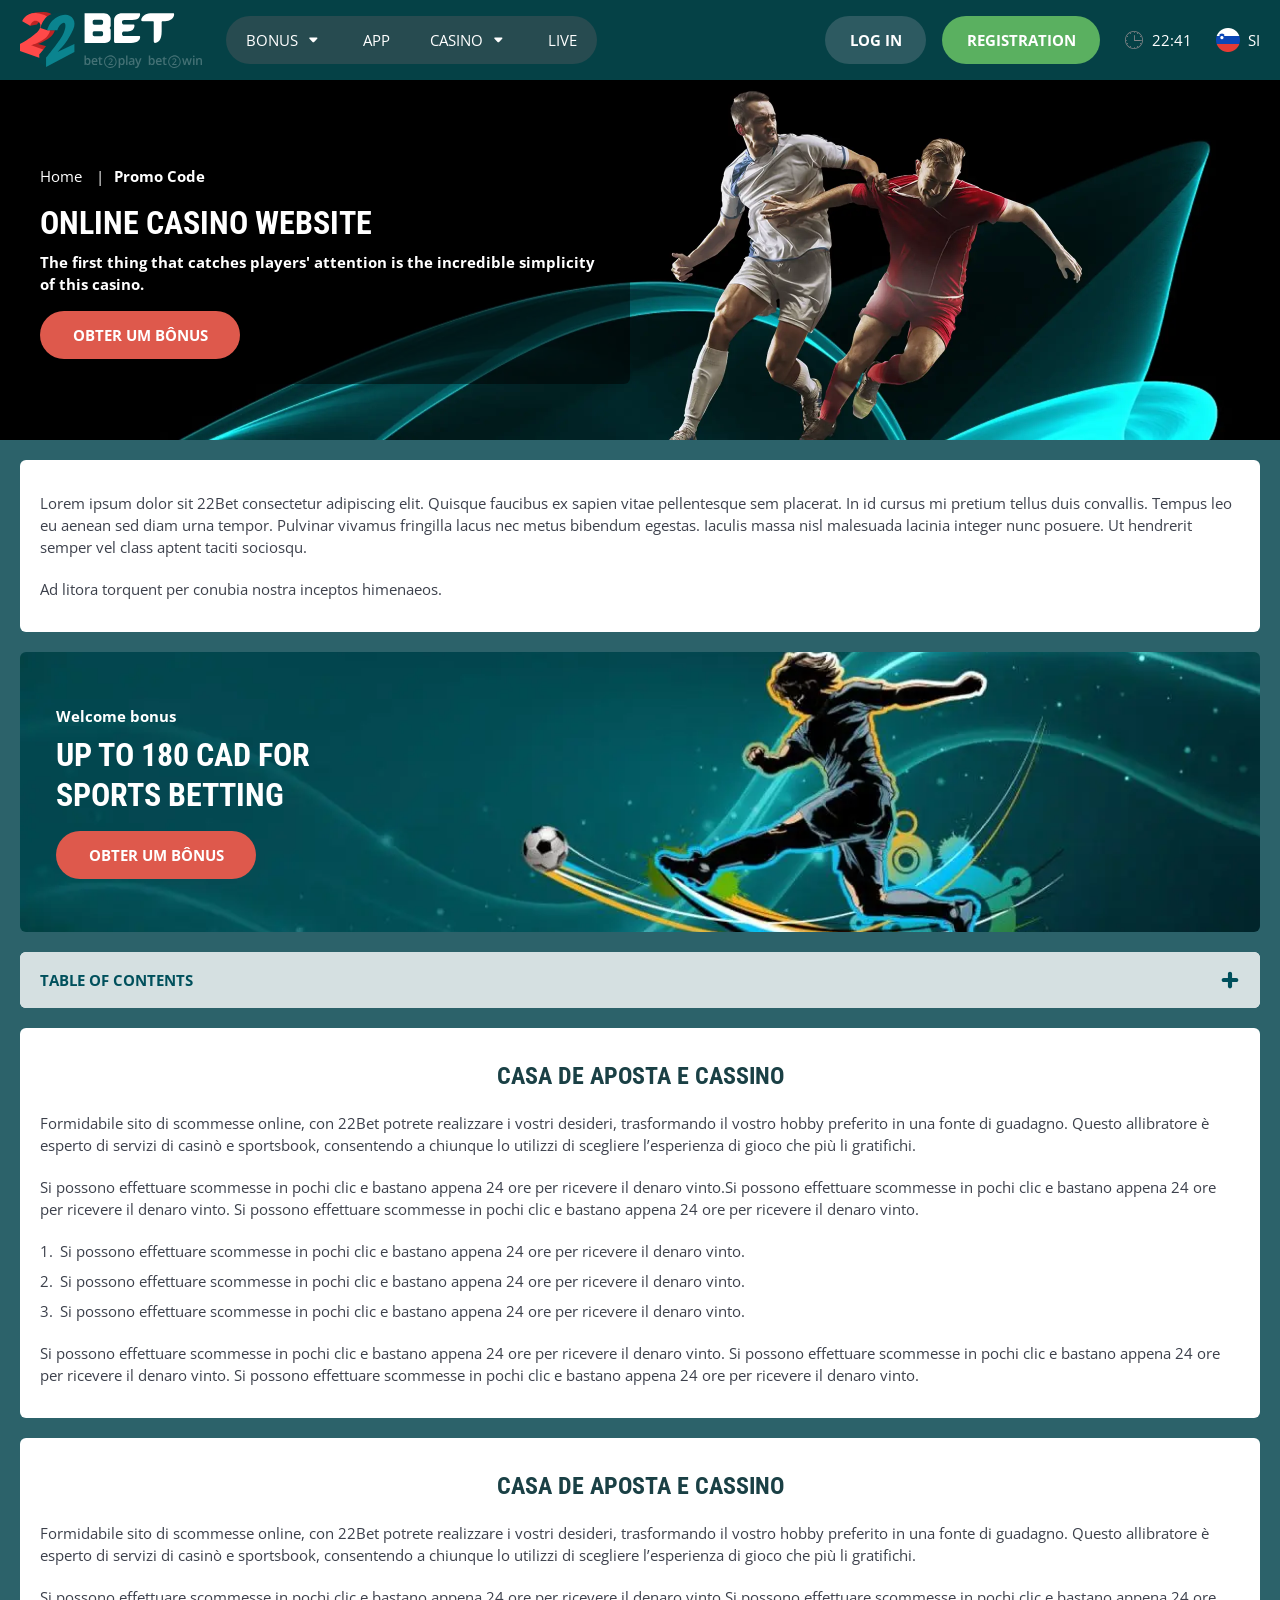
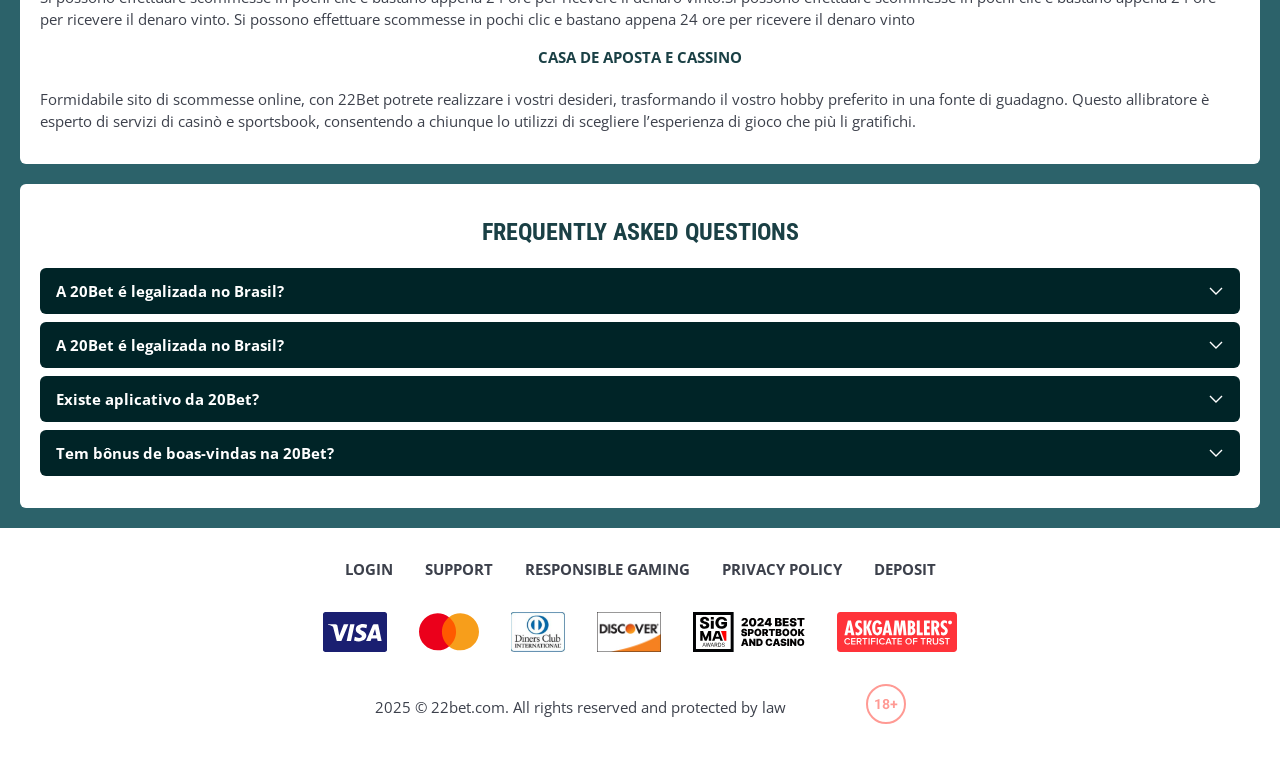
<file: promoCode.html>
<!DOCTYPE html>
<html lang="si">
  <head>
    <meta charset="UTF-8" />
   
    <meta name="viewport" content="width=device-width, initial-scale=1.0" />
    <title>22Bet </title>
    <meta name="description" content />
    <meta property="og:site_name" content />
    <meta property="og:title" content />
    <meta property="og:type" content="website" />
    <meta property="og:url" content />
    <meta property="og:image" content />
    <meta property="og:image:alt" content />
    <meta property="og:locale" content="si" />
    <meta property="og:description" content />
    <link rel="preconnect" href="https://fonts.googleapis.com" />
    <link rel="preconnect" href="https://fonts.gstatic.com" crossorigin="anonymous" />
   <link href="https://fonts.googleapis.com/css2?family=Open+Sans:ital,wght@0,300..800;1,300..800&display=swap" rel="stylesheet">
<link href="https://fonts.googleapis.com/css?family=Roboto+Condensed&display=swap" rel="stylesheet">

   <link rel="stylesheet" href="./css/reset.css" />
    <link rel="stylesheet" href="./css/main.css" />
    <link rel="stylesheet" href="./css/media.css"/>
    <link rel="icon" href="./images/Group.png" type="image/x-icon"/>
    <script
    src="https://code.jquery.com/jquery-3.6.1.min.js"
    integrity="sha256-o88AwQnZB+VDvE9tvIXrMQaPlFFSUTR+nldQm1LuPXQ="
    crossorigin="anonymous"
  ></script>
  </head>
  <body>
    <header class="header">
      <section class="content header__content">
        <a href="./index.html" class="logo header__logo"
          ><img src="./images/logo.svg" alt="logo" title
        /></a>
        <button class="header__btn-menu" >
          <svg width="16px" height="16px" viewBox="0 0 16 16" xmlns="http://www.w3.org/2000/svg">
              <rect y="0" width="16" height="3" rx="1.5"></rect>
              <rect y="6.5" width="16" height="3" rx="1.5"></rect>
              <rect y="13" width="16" height="3" rx="1.5"></rect>
            </svg>
        </button>

          <nav class="menu header__menu">
            <ul class="header__menu-list">
                
              <li class="">
              <div class="header__menu-wrapper">
                <div class="js-button-expander js-button-expander--menu" >
                <a href="./bonus.html" >
                <span>Bonus</span>
              </a>
              </div>
              <div class="header__menu-wrap js-expand-content js-expand-content--menu">
                <ul >
                  <li>
                    <a href="./freeSpins.html">
                    <span>Free Spins</span>
                  </a></li>
                  <li><a href="./promoCode.html">
                    <span>Promo Code</span>
                  </a>
                </li>
                  <li><a href="./welcomeBonus.html">
                    <span>Welcome Bonus</span>
                  </a>
                </li>
                <li><a href="./vip.html">
                    <span>VIP</span>
                  </a>
                </li>
                </ul>
              </div>
              </div>
               <a href="./bonus.html" class="header__menu-item">
                <span>Bonus</span>
              </a>
            </li>
              <li>
                <a href="./app.html">
                 App
                </a>
              </li>
              
              <li class="">
              <div class="header__menu-wrapper">
                <div class="js-button-expander js-button-expander--menu" >
                <a href="./casino.html" >
                <span> Casino</span>
              </a>
              </div>
              <div class="header__menu-wrap js-expand-content js-expand-content--menu">
                <ul >
                  <li>
                    <a href="./slots.html">
                    <span>Slots</span>
                  </a></li>
                 
                </ul>
              </div>
              </div>
               <a href="./casino.html" class="header__menu-item">
                <span>Casino</span>
              </a>
            </li>
               <li>
                <a href="./live.html">
               Live
                </a>
              </li>
              <li>
                    <a href="./freeSpins.html">
                    <span>Free Spins</span>
                  </a></li>
                  <li><a href="./promoCode.html">
                    <span>Promo Code</span>
                  </a>
                </li>
                  <li><a href="./welcomeBonus.html">
                    <span>Welcome Bonus</span>
                  </a>
                </li>
                <li><a href="./vip.html">
                    <span>VIP</span>
                  </a>
                </li>
             <li>
                    <a href="./slots.html">
                    <span>Slots</span>
                  </a></li>
             
             
            </ul>
            <div class="header__button header__button-menu " >
              <a href="#" class="button  button__login-menu">log in</a>
              <a href="#" class="button button__menu">registration</a>
            </div>
           
          </nav>
            <a href="#" class="button button__login">log in</a>
            <a href="#" class="button button__singup">registration</a>
            <div id="clock" class="header__time">00:00</div>
            <a href="" class="header__flag">
                <span><img src="./images/flag.png" alt="flag" title /></span>
                <span>si</span>
              </a>
      </section>
    </header>
     <main class="main home main-page">
        <section class=" hero hero__page">
           
            <div class="background background-page">
              <img src="./images/layout-images/bg-promoCode.webp" alt="hero" title />
              
            </div>
            <div class="hero__wrapper hero__wrapper-page">
              <div class="hero__data hero__data-bonus">
                <ul
                class="breadcrumbs "
                
              >
                <li
                  
                >
                  <a href="#" >
                    <span >Home</span></a
                  >
                 
                </li>
                <li
                  
                >
                  <a href="#" > <span >Promo Code</span></a>
                 
                </li>
              </ul>
                <h1 class="title general hero__title">
                  Online Casino Website
                </h1>
                 <p class="hero__text">The first thing that catches players' attention is the incredible simplicity of this casino.</p>
               
                <a href="#" class="button  hero__button ">Obter um Bônus</a>
               
              </div>
             
            </div>
          </section>
      <section class="main__wrap main__wrap-page">
       
       <section class="content__wrapper content__wrapper-page">

         
        
       
          <section class="content article">
            <p>
             Lorem ipsum dolor sit 22Bet consectetur adipiscing elit. Quisque faucibus ex sapien vitae pellentesque sem placerat. In id cursus mi pretium tellus duis convallis. Tempus leo eu aenean sed diam urna tempor. Pulvinar vivamus fringilla lacus nec metus bibendum egestas. Iaculis massa nisl malesuada lacinia integer nunc posuere. Ut hendrerit semper vel class aptent taciti sociosqu.
            </p>
            <p>
             Ad litora torquent per conubia nostra inceptos himenaeos.
            </p>
          </section>
         
             
             <section class="content banner">
            <div class="background banner__background banner__background-promo">
              
              <img src="./images/layout-images/banner-promoCode.webp" alt="banner" title />
              
            </div>
            <div class="banner__info">
              <p class="banner__subtitle">Welcome bonus</p>
              <h2 class="title high banner__title-main">
                  
               up to 180 CAD
for sports betting
              </h2>
            
              <a href="#" class="button banner__button">Obter um Bônus</a>
            </div>
          </section>
        
              <section class="content menu-review__content">
              

            
                <div class="menu__review-desk menu__review-content">Table of Contents</div>
                <ul class="menu__review menu__review-list">
                  <li><a href="#">Casa de Aposta e Cassino</a></li>
                    <li><a href="#">Casa de Aposta e Cassino</a></li>
                      <li><a href="#">Casa de Aposta e Cassino</a></li>
                        <li><a href="#">Casa de Aposta e Cassino</a></li>
                          <li><a href="#">Frequently Asked Questions</a></li>
                 
                </ul>
             
          
          </section>
          
        
          <section class="content article">
            <h2 class="title high article__title">Casa de Aposta e Cassino</h2>
             
            <p>
             Formidabile sito di scommesse online, con 22Bet potrete realizzare i vostri desideri, trasformando il vostro hobby preferito in una fonte di guadagno. Questo allibratore è esperto di servizi di casinò e sportsbook, consentendo a chiunque lo utilizzi di scegliere l’esperienza di gioco che più li gratifichi.
            </p>
            <p>
             Si possono effettuare scommesse in pochi clic e bastano appena 24 ore per ricevere il denaro vinto.Si possono effettuare scommesse in pochi clic e bastano appena 24 ore per ricevere il denaro vinto. Si possono effettuare scommesse in pochi clic e bastano appena 24 ore per ricevere il denaro vinto.
            </p>
           <ol>
              <li>Si possono effettuare scommesse in pochi clic e bastano appena 24 ore per ricevere il denaro vinto.</li>
              <li>Si possono effettuare scommesse in pochi clic e bastano appena 24 ore per ricevere il denaro vinto.</li>
              <li>Si possono effettuare scommesse in pochi clic e bastano appena 24 ore per ricevere il denaro vinto.</li>
            </ol>
            <p>Si possono effettuare scommesse in pochi clic e bastano appena 24 ore per ricevere il denaro vinto. Si possono effettuare scommesse in pochi clic e bastano appena 24 ore per ricevere il denaro vinto. Si possono effettuare scommesse in pochi clic e bastano appena 24 ore per ricevere il denaro vinto.</p>
          </section>
         
         
           <section class="content article">
            <h2 class="title high article__title">Casa de Aposta e Cassino</h2>
            <p>Formidabile sito di scommesse online, con 22Bet potrete realizzare i vostri desideri, trasformando il vostro hobby preferito in una fonte di guadagno. Questo allibratore è esperto di servizi di casinò e sportsbook, consentendo a chiunque lo utilizzi di scegliere l’esperienza di gioco che più li gratifichi.</p>
            <p>Si possono effettuare scommesse in pochi clic e bastano appena 24 ore per ricevere il denaro vinto.Si possono effettuare scommesse in pochi clic e bastano appena 24 ore per ricevere il denaro vinto. Si possono effettuare scommesse in pochi clic e bastano appena 24 ore per ricevere il denaro vinto</p>
            <h3>Casa de Aposta e Cassino</h3>
            <p>Formidabile sito di scommesse online, con 22Bet potrete realizzare i vostri desideri, trasformando il vostro hobby preferito in una fonte di guadagno. Questo allibratore è esperto di servizi di casinò e sportsbook, consentendo a chiunque lo utilizzi di scegliere l’esperienza di gioco che più li gratifichi.</p>
           </section>

          <section class="content faq">
            <h2 class="title high faq__title">Frequently Asked Questions</h2>
            <ul class="faq__list " >
              <li class="faq__item"  >
                <h3 class="title medium faq__subtitle js-button-expander js-button-expander--faq"  >A 20Bet é legalizada no Brasil?
                 </h3>
                <div  class="faq__answer js-expand-content js-expand-content--faq" >
                  <p  >
                    Sim, a casa de apostas tem licença emitida por Curaçao, que é reconhecida no Brasil e a permite atuar por aqui.
                  </p>
                </div>
              </li>
              <li class="faq__item"  >
                <h3 class="title medium faq__subtitle js-button-expander js-button-expander--faq"  >A 20Bet é legalizada no Brasil?</h3>
                <div class="faq__answer js-expand-content js-expand-content--faq" >
                  <p  >
                    Sim, a casa de apostas tem licença emitida por Curaçao, que é reconhecida no Brasil e a permite atuar por aqui.
                  </p>
                </div>
              </li> 
              <li class="faq__item"  >
                <h3 class="title medium faq__subtitle js-button-expander js-button-expander--faq"  >Existe aplicativo da 20Bet?</h3>
                <div class="faq__answer js-expand-content js-expand-content--faq" >
                  <p  >
                   Sim, disponível para sistemas operacionais iOS e Android.
                  </p>
                </div>
              </li> 
              <li class="faq__item"  >
                <h3 class="title medium faq__subtitle js-button-expander js-button-expander--faq"  >Tem bônus de boas-vindas na 20Bet?</h3>
                <div class="faq__answer js-expand-content js-expand-content--faq" >
                  <p  >
                   O pacote especial para novos usuários da 20Bet paga 100% sobre o primeiro depósito, com limite de 600 BRL.
                  </p>
                </div>
              </li> 
             
            </ul>
          </section>
          
        </section> 
      
        <div class=""  onclick="scrollToTop()">
          <button class="main__arrow" id="scrollToTopBtn"></button>
        </div> 
        
      </section>
    </main> 
   <footer class=" footer ">
      <section class="content footer__content">
        <ul class="footer__menu">
         <li><a href="./login.html">Login</a></li>
         <li><a href="./support.html">Support</a></li>
         <li><a href="./responsible.html">Responsible Gaming</a></li>
         <li><a href="./policy.html">Privacy Policy</a></li>
         <li><a href="./deposit.html">Deposit</a></li>
        </ul>
       
          <ul class="footer__cards-list">
           
            <li>
              <a href="#"
                ><img src="./images/visa.svg" alt="cardvisa" title
              /></a>
            </li>
            <li>
              <a href="#"
                ><img
                  src="./images/mastercard.svg"
                  alt="mastercard"
                  title
              /></a>
            </li>
            <li>
                <a href="#"
                  ><img src="./images/diners.svg" alt="diners" title
                /></a>
              </li>
              <li>
                <a href="#"
                  ><img src="./images/discover.svg" alt="discover" title
                /></a>
              </li>
              <li>
                <a href="#"
                  ><img src="./images/sigma.svg" alt="sigma" title
                /></a>
              </li>
              <li>
                <a href="#"
                  ><img src="./images/ask.svg" alt="ask" title
                /></a>
              </li>
            
          </ul>
       
        <div class="footer__wrapp">
          <div class="footer__text">
           
            <p>2025 &copy; 22bet.com. All rights reserved and protected by law
</p>
           
          </div>
          <div class="footer__age">
            <img src="./images/age.svg" alt="age" title />
          </div>
        </div>
      
      </section>
    </footer>
    <script src="./js/arrowUp.js" defer></script>
    <script src="./js/sidebar.js" defer></script>
    <script src="./js/expander.js" defer></script>
    <script src="./js/mobile-menu.js" defer></script>
    <script src="./js/clock.js" defer></script>
  </body>
</html>
</file>
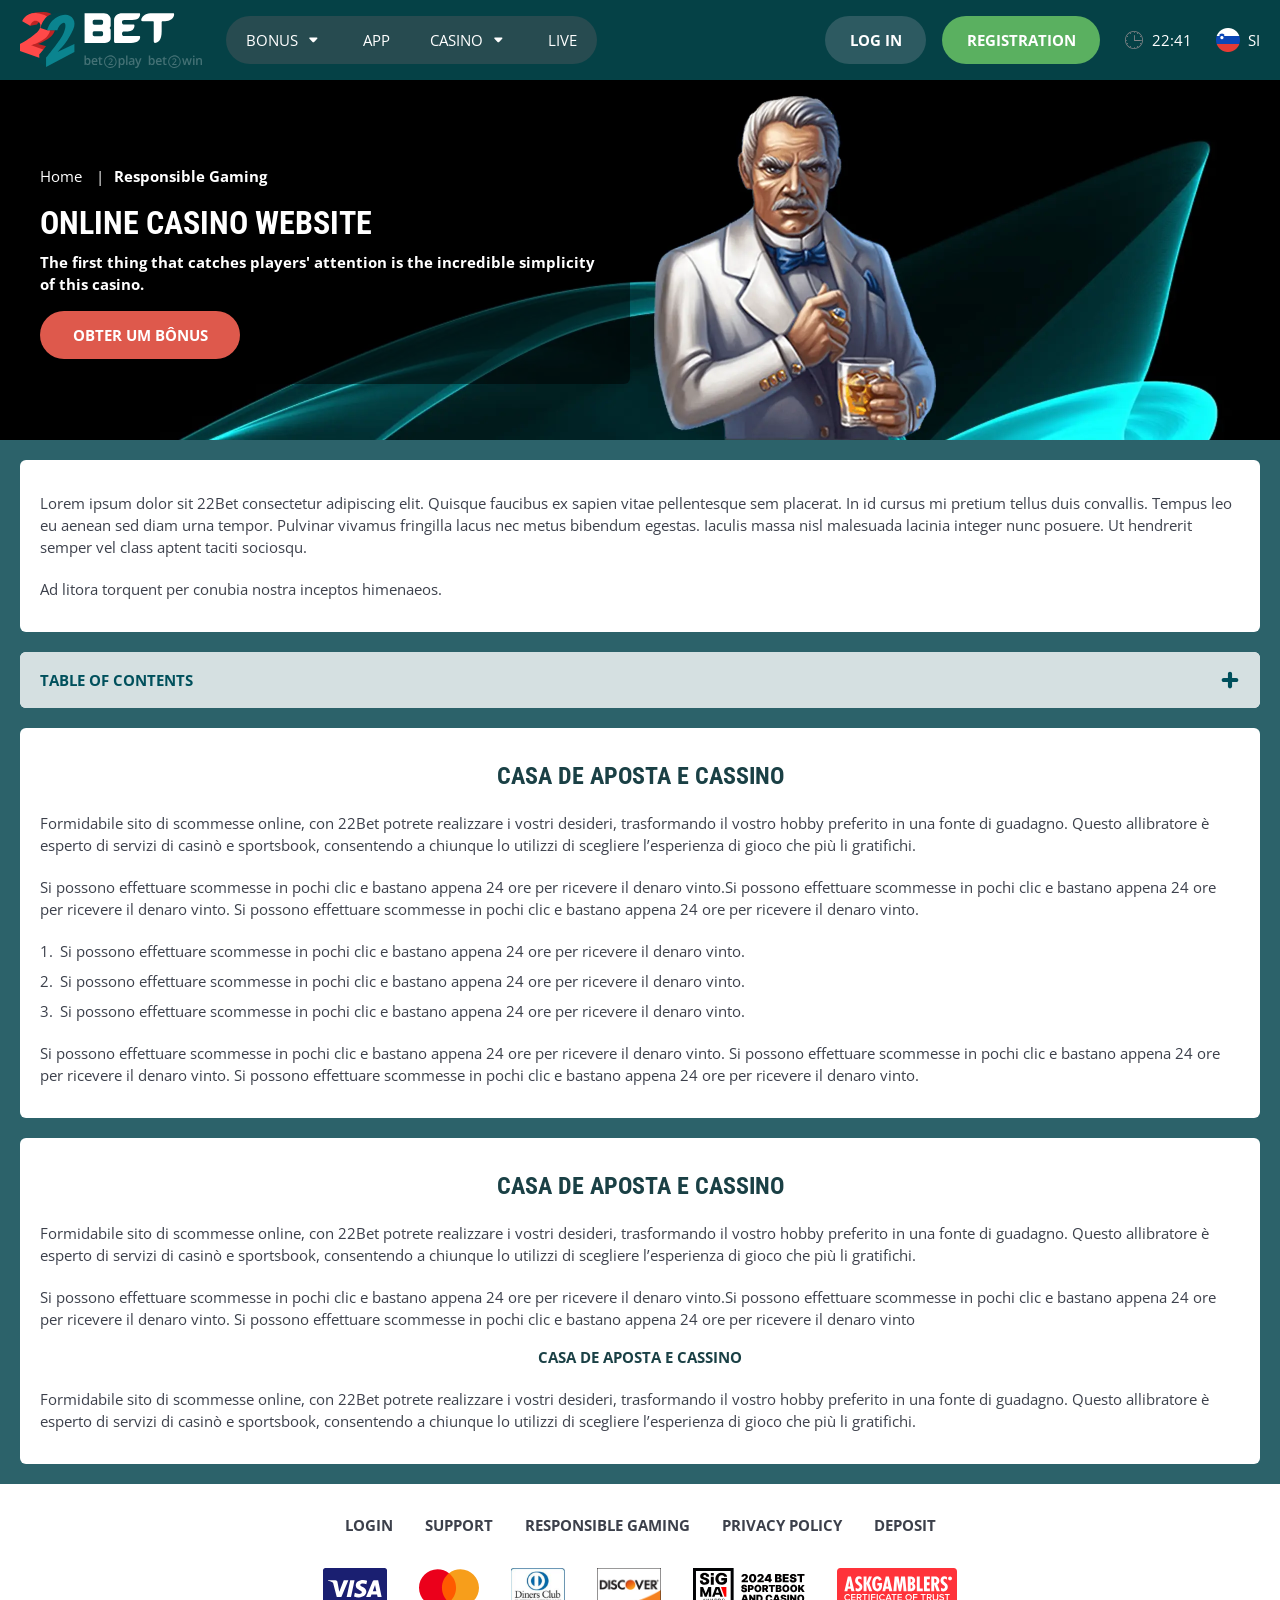
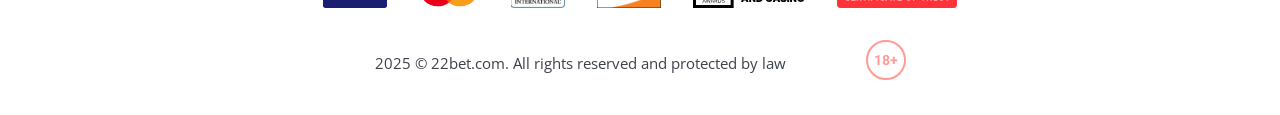
<file: responsible.html>
<!DOCTYPE html>
<html lang="si">
  <head>
    <meta charset="UTF-8" />
   
    <meta name="viewport" content="width=device-width, initial-scale=1.0" />
    <title>22Bet </title>
    <meta name="description" content />
    <meta property="og:site_name" content />
    <meta property="og:title" content />
    <meta property="og:type" content="website" />
    <meta property="og:url" content />
    <meta property="og:image" content />
    <meta property="og:image:alt" content />
    <meta property="og:locale" content="si" />
    <meta property="og:description" content />
    <link rel="preconnect" href="https://fonts.googleapis.com" />
    <link rel="preconnect" href="https://fonts.gstatic.com" crossorigin="anonymous" />
   <link href="https://fonts.googleapis.com/css2?family=Open+Sans:ital,wght@0,300..800;1,300..800&display=swap" rel="stylesheet">
<link href="https://fonts.googleapis.com/css?family=Roboto+Condensed&display=swap" rel="stylesheet">

   <link rel="stylesheet" href="./css/reset.css" />
    <link rel="stylesheet" href="./css/main.css" />
    <link rel="stylesheet" href="./css/media.css"/>
    <link rel="icon" href="./images/Group.png" type="image/x-icon"/>
    <script
    src="https://code.jquery.com/jquery-3.6.1.min.js"
    integrity="sha256-o88AwQnZB+VDvE9tvIXrMQaPlFFSUTR+nldQm1LuPXQ="
    crossorigin="anonymous"
  ></script>
  </head>
  <body>
    <header class="header">
      <section class="content header__content">
        <a href="./index.html" class="logo header__logo"
          ><img src="./images/logo.svg" alt="logo" title
        /></a>
        <button class="header__btn-menu" >
          <svg width="16px" height="16px" viewBox="0 0 16 16" xmlns="http://www.w3.org/2000/svg">
              <rect y="0" width="16" height="3" rx="1.5"></rect>
              <rect y="6.5" width="16" height="3" rx="1.5"></rect>
              <rect y="13" width="16" height="3" rx="1.5"></rect>
            </svg>
        </button>

          <nav class="menu header__menu">
            <ul class="header__menu-list">
                
              <li class="">
              <div class="header__menu-wrapper">
                <div class="js-button-expander js-button-expander--menu" >
                <a href="./bonus.html" >
                <span>Bonus</span>
              </a>
              </div>
              <div class="header__menu-wrap js-expand-content js-expand-content--menu">
                <ul >
                  <li>
                    <a href="./freeSpins.html">
                    <span>Free Spins</span>
                  </a></li>
                  <li><a href="./promoCode.html">
                    <span>Promo Code</span>
                  </a>
                </li>
                  <li><a href="./welcomeBonus.html">
                    <span>Welcome Bonus</span>
                  </a>
                </li>
                <li><a href="./vip.html">
                    <span>VIP</span>
                  </a>
                </li>
                </ul>
              </div>
              </div>
               <a href="./bonus.html" class="header__menu-item">
                <span>Bonus</span>
              </a>
            </li>
              <li>
                <a href="./app.html">
                 App
                </a>
              </li>
              
              <li class="">
              <div class="header__menu-wrapper">
                <div class="js-button-expander js-button-expander--menu" >
                <a href="./casino.html" >
                <span> Casino</span>
              </a>
              </div>
              <div class="header__menu-wrap js-expand-content js-expand-content--menu">
                <ul >
                  <li>
                    <a href="./slots.html">
                    <span>Slots</span>
                  </a></li>
                 
                </ul>
              </div>
              </div>
               <a href="./casino.html" class="header__menu-item">
                <span>Casino</span>
              </a>
            </li>
               <li>
                <a href="./live.html">
               Live
                </a>
              </li>
              <li>
                    <a href="./freeSpins.html">
                    <span>Free Spins</span>
                  </a></li>
                  <li><a href="./promoCode.html">
                    <span>Promo Code</span>
                  </a>
                </li>
                  <li><a href="./welcomeBonus.html">
                    <span>Welcome Bonus</span>
                  </a>
                </li>
                <li><a href="./vip.html">
                    <span>VIP</span>
                  </a>
                </li>
             <li>
                    <a href="./slots.html">
                    <span>Slots</span>
                  </a></li>
             
             
            </ul>
            <div class="header__button header__button-menu " >
              <a href="#" class="button  button__login-menu">log in</a>
              <a href="#" class="button button__menu">registration</a>
            </div>
           
          </nav>
            <a href="#" class="button button__login">log in</a>
            <a href="#" class="button button__singup">registration</a>
            <div id="clock" class="header__time">00:00</div>
            <a href="" class="header__flag">
                <span><img src="./images/flag.png" alt="flag" title /></span>
                <span>si</span>
              </a>
      </section>
    </header>
     <main class="main home main-page">
        <section class=" hero hero__page">
           
            <div class="background ">
              <img src="./images/layout-images/bg-responsible.webp" alt="hero" title />
              
            </div>
            <div class="hero__wrapper hero__wrapper-page">
              <div class="hero__data hero__data-bonus">
                <ul
                class="breadcrumbs "
                
              >
                <li
                  
                >
                  <a href="#" >
                    <span >Home</span></a
                  >
                 
                </li>
                <li
                  
                >
                  <a href="#" > <span >Responsible Gaming</span></a>
                 
                </li>
              </ul>
                <h1 class="title general hero__title">
                  Online Casino Website
                </h1>
                 <p class="hero__text">The first thing that catches players' attention is the incredible simplicity of this casino.</p>
               
                <a href="#" class="button  hero__button ">Obter um Bônus</a>
               
              </div>
             
            </div>
          </section>
      <section class="main__wrap main__wrap-page">
       
       <section class="content__wrapper content__wrapper-page">

         
        
       
          <section class="content article">
            <p>
             Lorem ipsum dolor sit 22Bet consectetur adipiscing elit. Quisque faucibus ex sapien vitae pellentesque sem placerat. In id cursus mi pretium tellus duis convallis. Tempus leo eu aenean sed diam urna tempor. Pulvinar vivamus fringilla lacus nec metus bibendum egestas. Iaculis massa nisl malesuada lacinia integer nunc posuere. Ut hendrerit semper vel class aptent taciti sociosqu.
            </p>
            <p>
             Ad litora torquent per conubia nostra inceptos himenaeos.
            </p>
          </section>
        
        
              <section class="content menu-review__content">
              

            
                <div class="menu__review-desk menu__review-content">Table of Contents</div>
                <ul class="menu__review menu__review-list">
                  <li><a href="#">Casa de Aposta e Cassino</a></li>
                    <li><a href="#">Casa de Aposta e Cassino</a></li>
                      <li><a href="#">Casa de Aposta e Cassino</a></li>
                        <li><a href="#">Casa de Aposta e Cassino</a></li>
                          <li><a href="#">Frequently Asked Questions</a></li>
                 
                </ul>
             
          
          </section>
          
        
          <section class="content article">
            <h2 class="title high article__title">Casa de Aposta e Cassino</h2>
             
            <p>
             Formidabile sito di scommesse online, con 22Bet potrete realizzare i vostri desideri, trasformando il vostro hobby preferito in una fonte di guadagno. Questo allibratore è esperto di servizi di casinò e sportsbook, consentendo a chiunque lo utilizzi di scegliere l’esperienza di gioco che più li gratifichi.
            </p>
            <p>
             Si possono effettuare scommesse in pochi clic e bastano appena 24 ore per ricevere il denaro vinto.Si possono effettuare scommesse in pochi clic e bastano appena 24 ore per ricevere il denaro vinto. Si possono effettuare scommesse in pochi clic e bastano appena 24 ore per ricevere il denaro vinto.
            </p>
           <ol>
              <li>Si possono effettuare scommesse in pochi clic e bastano appena 24 ore per ricevere il denaro vinto.</li>
              <li>Si possono effettuare scommesse in pochi clic e bastano appena 24 ore per ricevere il denaro vinto.</li>
              <li>Si possono effettuare scommesse in pochi clic e bastano appena 24 ore per ricevere il denaro vinto.</li>
            </ol>
            <p>Si possono effettuare scommesse in pochi clic e bastano appena 24 ore per ricevere il denaro vinto. Si possono effettuare scommesse in pochi clic e bastano appena 24 ore per ricevere il denaro vinto. Si possono effettuare scommesse in pochi clic e bastano appena 24 ore per ricevere il denaro vinto.</p>
          </section>
         
         
           <section class="content article">
            <h2 class="title high article__title">Casa de Aposta e Cassino</h2>
            <p>Formidabile sito di scommesse online, con 22Bet potrete realizzare i vostri desideri, trasformando il vostro hobby preferito in una fonte di guadagno. Questo allibratore è esperto di servizi di casinò e sportsbook, consentendo a chiunque lo utilizzi di scegliere l’esperienza di gioco che più li gratifichi.</p>
            <p>Si possono effettuare scommesse in pochi clic e bastano appena 24 ore per ricevere il denaro vinto.Si possono effettuare scommesse in pochi clic e bastano appena 24 ore per ricevere il denaro vinto. Si possono effettuare scommesse in pochi clic e bastano appena 24 ore per ricevere il denaro vinto</p>
            <h3>Casa de Aposta e Cassino</h3>
            <p>Formidabile sito di scommesse online, con 22Bet potrete realizzare i vostri desideri, trasformando il vostro hobby preferito in una fonte di guadagno. Questo allibratore è esperto di servizi di casinò e sportsbook, consentendo a chiunque lo utilizzi di scegliere l’esperienza di gioco che più li gratifichi.</p>
           </section>

        </section> 
      
        <div class=""  onclick="scrollToTop()">
          <button class="main__arrow" id="scrollToTopBtn"></button>
        </div> 
        
      </section>
    </main> 
     <footer class=" footer ">
      <section class="content footer__content">
        <ul class="footer__menu">
         <li><a href="./login.html">Login</a></li>
         <li><a href="./support.html">Support</a></li>
         <li><a href="./responsible.html">Responsible Gaming</a></li>
         <li><a href="./policy.html">Privacy Policy</a></li>
         <li><a href="./deposit.html">Deposit</a></li>
        </ul>
       
          <ul class="footer__cards-list">
           
            <li>
              <a href="#"
                ><img src="./images/visa.svg" alt="cardvisa" title
              /></a>
            </li>
            <li>
              <a href="#"
                ><img
                  src="./images/mastercard.svg"
                  alt="mastercard"
                  title
              /></a>
            </li>
            <li>
                <a href="#"
                  ><img src="./images/diners.svg" alt="diners" title
                /></a>
              </li>
              <li>
                <a href="#"
                  ><img src="./images/discover.svg" alt="discover" title
                /></a>
              </li>
              <li>
                <a href="#"
                  ><img src="./images/sigma.svg" alt="sigma" title
                /></a>
              </li>
              <li>
                <a href="#"
                  ><img src="./images/ask.svg" alt="ask" title
                /></a>
              </li>
            
          </ul>
       
        <div class="footer__wrapp">
          <div class="footer__text">
           
             <p>2025 &copy; 22bet.com. All rights reserved and protected by law
</p>
           
           
          </div>
          <div class="footer__age">
            <img src="./images/age.svg" alt="age" title />
          </div>
        </div>
      
      </section>
    </footer>
    <script src="./js/arrowUp.js" defer></script>
    <script src="./js/sidebar.js" defer></script>
    <script src="./js/expander.js" defer></script>
    <script src="./js/mobile-menu.js" defer></script>
    <script src="./js/clock.js" defer></script>
  </body>
</html>
</file>
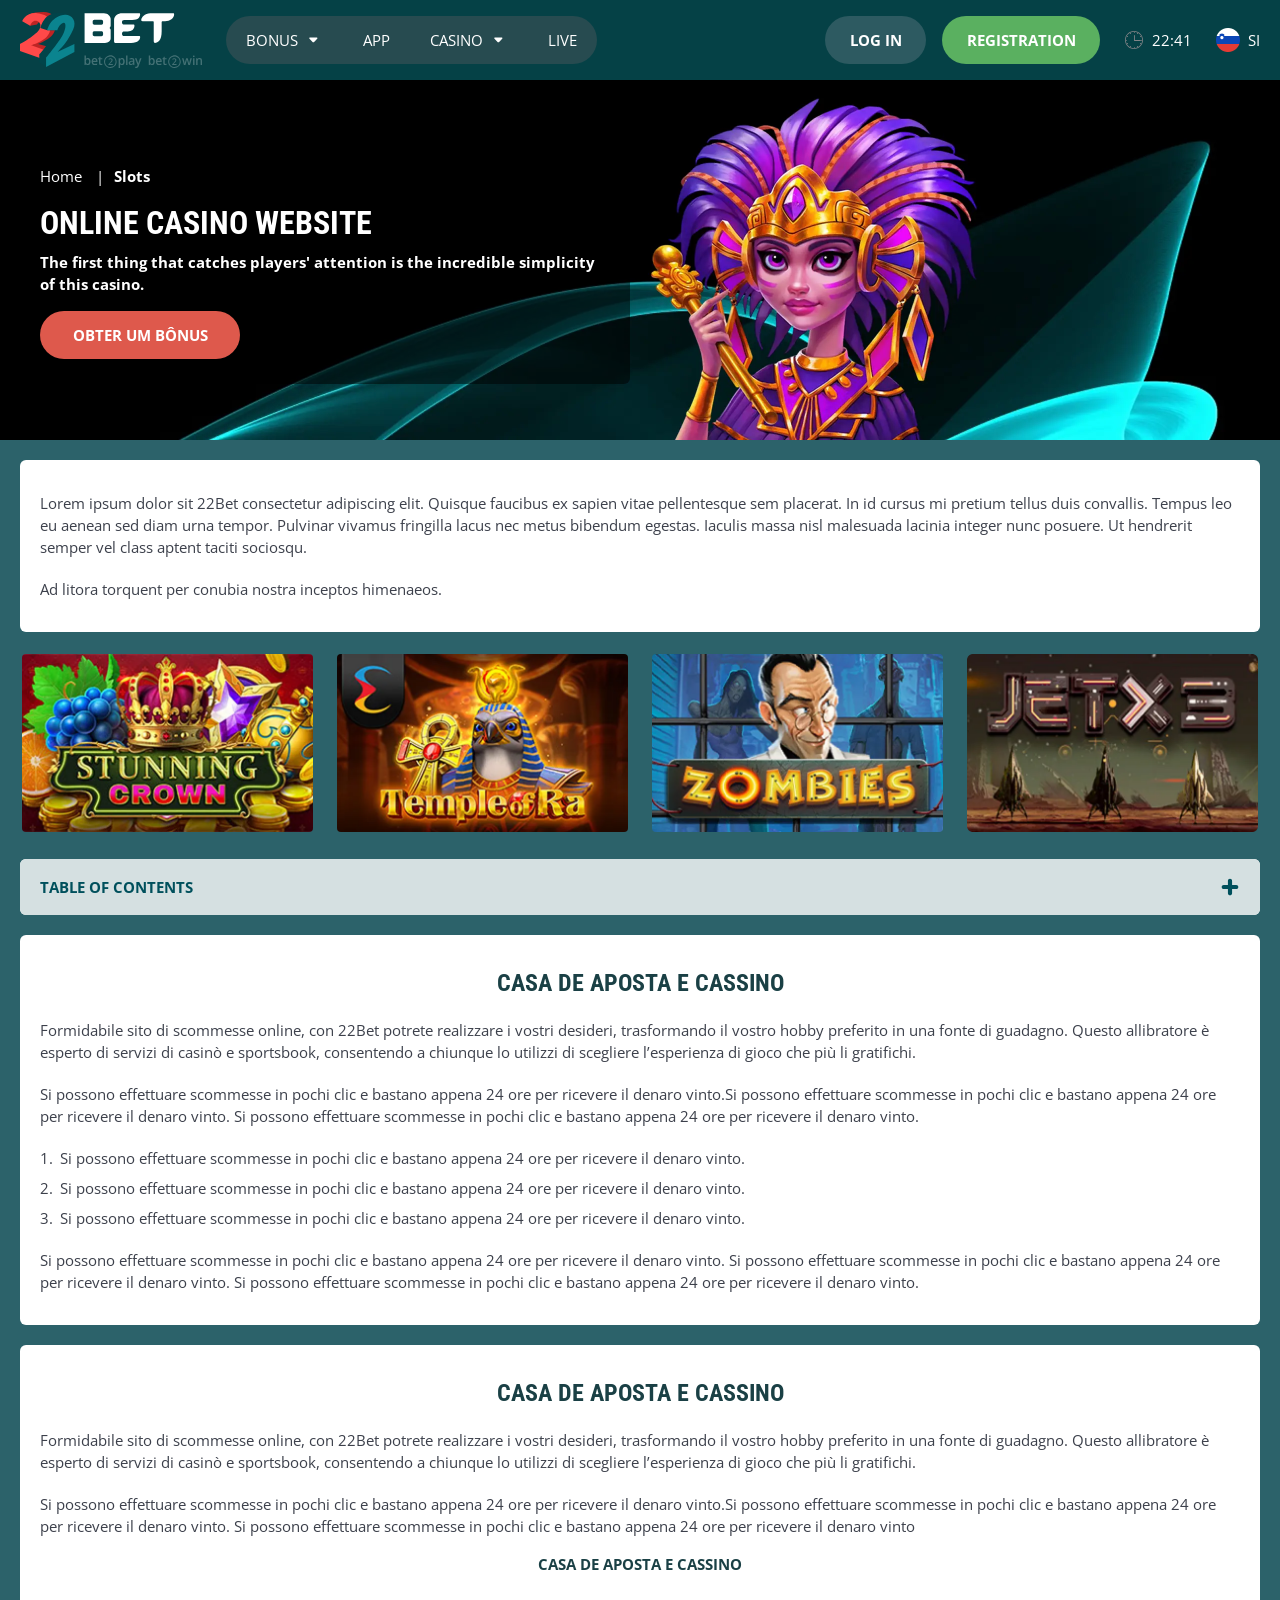
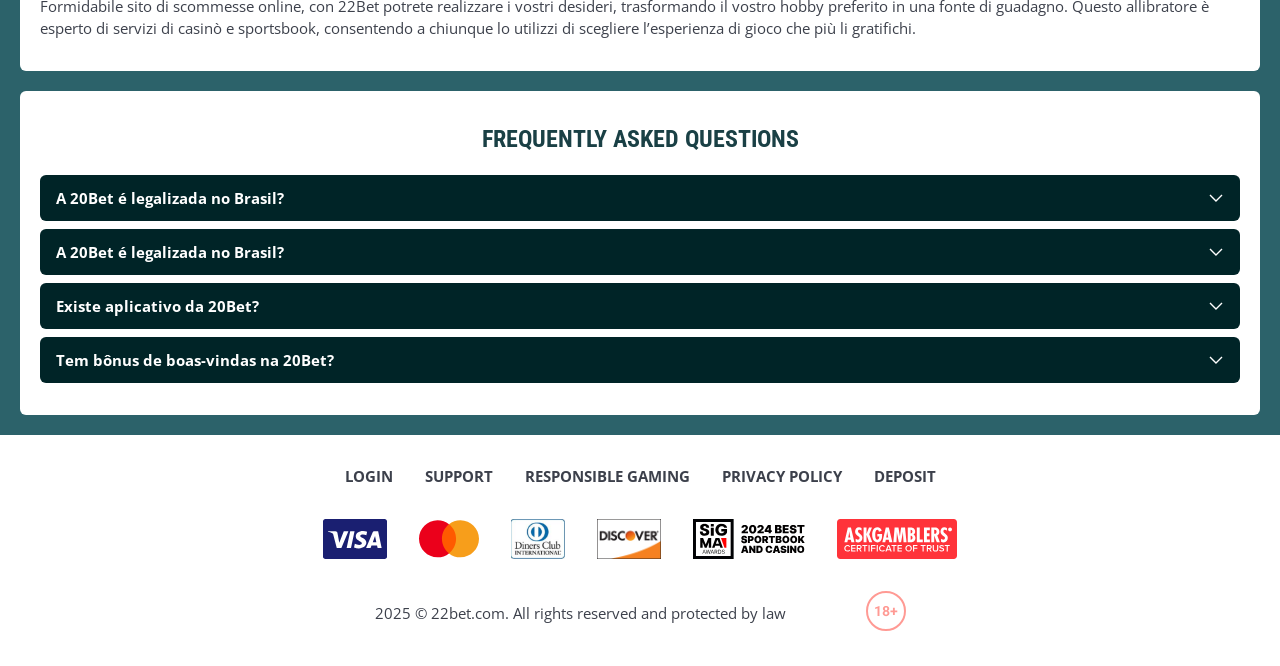
<file: slots.html>
<!DOCTYPE html>
<html lang="si">
  <head>
    <meta charset="UTF-8" />
   
    <meta name="viewport" content="width=device-width, initial-scale=1.0" />
    <title>22Bet </title>
    <meta name="description" content />
    <meta property="og:site_name" content />
    <meta property="og:title" content />
    <meta property="og:type" content="website" />
    <meta property="og:url" content />
    <meta property="og:image" content />
    <meta property="og:image:alt" content />
    <meta property="og:locale" content="si" />
    <meta property="og:description" content />
    <link rel="preconnect" href="https://fonts.googleapis.com" />
    <link rel="preconnect" href="https://fonts.gstatic.com" crossorigin="anonymous" />
   <link href="https://fonts.googleapis.com/css2?family=Open+Sans:ital,wght@0,300..800;1,300..800&display=swap" rel="stylesheet">
<link href="https://fonts.googleapis.com/css?family=Roboto+Condensed&display=swap" rel="stylesheet">

   <link rel="stylesheet" href="./css/reset.css" />
    <link rel="stylesheet" href="./css/main.css" />
    <link rel="stylesheet" href="./css/media.css"/>
    <link rel="icon" href="./images/Group.png" type="image/x-icon"/>
    <script
    src="https://code.jquery.com/jquery-3.6.1.min.js"
    integrity="sha256-o88AwQnZB+VDvE9tvIXrMQaPlFFSUTR+nldQm1LuPXQ="
    crossorigin="anonymous"
  ></script>
  </head>
  <body>
    <header class="header">
      <section class="content header__content">
        <a href="./index.html" class="logo header__logo"
          ><img src="./images/logo.svg" alt="logo" title
        /></a>
        <button class="header__btn-menu" >
          <svg width="16px" height="16px" viewBox="0 0 16 16" xmlns="http://www.w3.org/2000/svg">
              <rect y="0" width="16" height="3" rx="1.5"></rect>
              <rect y="6.5" width="16" height="3" rx="1.5"></rect>
              <rect y="13" width="16" height="3" rx="1.5"></rect>
            </svg>
        </button>

          <nav class="menu header__menu">
            <ul class="header__menu-list">
                
              <li class="">
              <div class="header__menu-wrapper">
                <div class="js-button-expander js-button-expander--menu" >
                <a href="./bonus.html" >
                <span>Bonus</span>
              </a>
              </div>
              <div class="header__menu-wrap js-expand-content js-expand-content--menu">
                <ul >
                  <li>
                    <a href="./freeSpins.html">
                    <span>Free Spins</span>
                  </a></li>
                  <li><a href="./promoCode.html">
                    <span>Promo Code</span>
                  </a>
                </li>
                  <li><a href="./welcomeBonus.html">
                    <span>Welcome Bonus</span>
                  </a>
                </li>
                <li><a href="./vip.html">
                    <span>VIP</span>
                  </a>
                </li>
                </ul>
              </div>
              </div>
               <a href="./bonus.html" class="header__menu-item">
                <span>Bonus</span>
              </a>
            </li>
              <li>
                <a href="./app.html">
                 App
                </a>
              </li>
              
              <li class="">
              <div class="header__menu-wrapper">
                <div class="js-button-expander js-button-expander--menu" >
                <a href="./casino.html" >
                <span> Casino</span>
              </a>
              </div>
              <div class="header__menu-wrap js-expand-content js-expand-content--menu">
                <ul >
                  <li>
                    <a href="./slots.html">
                    <span>Slots</span>
                  </a></li>
                 
                </ul>
              </div>
              </div>
               <a href="./casino.html" class="header__menu-item">
                <span>Casino</span>
              </a>
            </li>
               <li>
                <a href="./live.html">
               Live
                </a>
              </li>
              <li>
                    <a href="./freeSpins.html">
                    <span>Free Spins</span>
                  </a></li>
                  <li><a href="./promoCode.html">
                    <span>Promo Code</span>
                  </a>
                </li>
                  <li><a href="./welcomeBonus.html">
                    <span>Welcome Bonus</span>
                  </a>
                </li>
                <li><a href="./vip.html">
                    <span>VIP</span>
                  </a>
                </li>
             <li>
                    <a href="./slots.html">
                    <span>Slots</span>
                  </a></li>
             
             
            </ul>
            <div class="header__button header__button-menu " >
              <a href="#" class="button  button__login-menu">log in</a>
              <a href="#" class="button button__menu">registration</a>
            </div>
           
          </nav>
            <a href="#" class="button button__login">log in</a>
            <a href="#" class="button button__singup">registration</a>
            <div id="clock" class="header__time">00:00</div>
            <a href="" class="header__flag">
                <span><img src="./images/flag.png" alt="flag" title /></span>
                <span>si</span>
              </a>
      </section>
    </header>
     <main class="main home main-page">
        <section class=" hero hero__page">
           
            <div class="background background-page">
              <img src="./images/slots/bg-slots.webp" alt="hero" title />
              
            </div>
            <div class="hero__wrapper hero__wrapper-page">
              <div class="hero__data hero__data-bonus">
                <ul
                class="breadcrumbs "
                
              >
                <li
                  
                >
                  <a href="#" >
                    <span >Home</span></a
                  >
                 
                </li>
                <li
                  
                >
                  <a href="#" > <span >Slots</span></a>
                 
                </li>
              </ul>
                <h1 class="title general hero__title">
                  Online Casino Website
                </h1>
                 <p class="hero__text">The first thing that catches players' attention is the incredible simplicity of this casino.</p>
               
                <a href="#" class="button  hero__button ">Obter um Bônus</a>
               
              </div>
             
            </div>
          </section>
      <section class="main__wrap main__wrap-page">
       
       <section class="content__wrapper content__wrapper-page">

         
        
       
          <section class="content article">
            <p>
             Lorem ipsum dolor sit 22Bet consectetur adipiscing elit. Quisque faucibus ex sapien vitae pellentesque sem placerat. In id cursus mi pretium tellus duis convallis. Tempus leo eu aenean sed diam urna tempor. Pulvinar vivamus fringilla lacus nec metus bibendum egestas. Iaculis massa nisl malesuada lacinia integer nunc posuere. Ut hendrerit semper vel class aptent taciti sociosqu.
            </p>
            <p>
             Ad litora torquent per conubia nostra inceptos himenaeos.
            </p>
          </section>
               <section class="content casino">
           
              <ul class="casino__list">
                <li class="casino__item">
                    <div class="casino__wrapper">
                      <img class="casino__img" src="./images/slots/card-slots1.webp" alt="" title>
                    <div class="casino__hover casino__hover-live">
                        
                        <div class="casino-box">
                            
                        <a href="#" class="button  casino__buttons">Play now</a>
                        </div>
                    </div>
                    </div>
                    
                </li>
                <li class="casino__item">
                  <div class="casino__wrapper">
                    <img class="casino__img" src="./images/slots/card-slots2.webp" alt="" title>
                <div class="casino__hover casino__hover-live">
                      
                        <div class="casino-box">
                            
                        <a href="#" class="button  casino__buttons">Play now</a>
                        </div>
                    </div>
                  </div>
                 
              </li>
              <li class="casino__item">
                <div class="casino__wrapper">
                  <img class="casino__img" src="./images/slots/card-slots3.webp" alt="" title>
               <div class="casino__hover casino__hover-live">
                        
                        <div class="casino-box">
                            
                        <a href="#" class="button  casino__buttons">Play now</a>
                        </div>
                    </div>
               
            </li>
             <li class="casino__item">
                <div class="casino__wrapper">
                  <img class="casino__img" src="./images/slots/card-slots4.webp" alt="" title>
               <div class="casino__hover casino__hover-live">
                        
                        <div class="casino-box">
                            
                        <a href="#" class="button  casino__buttons">Play now</a>
                        </div>
                    </div>
               
            </li>
            

              </ul>
         </section>
             
        
        
              <section class="content menu-review__content">
              

            
                <div class="menu__review-desk menu__review-content">Table of Contents</div>
                <ul class="menu__review menu__review-list">
                  <li><a href="#">Casa de Aposta e Cassino</a></li>
                    <li><a href="#">Casa de Aposta e Cassino</a></li>
                      <li><a href="#">Casa de Aposta e Cassino</a></li>
                        <li><a href="#">Casa de Aposta e Cassino</a></li>
                          <li><a href="#">Frequently Asked Questions</a></li>
                 
                </ul>
             
          
          </section>
          
        
          <section class="content article">
            <h2 class="title high article__title">Casa de Aposta e Cassino</h2>
             
            <p>
             Formidabile sito di scommesse online, con 22Bet potrete realizzare i vostri desideri, trasformando il vostro hobby preferito in una fonte di guadagno. Questo allibratore è esperto di servizi di casinò e sportsbook, consentendo a chiunque lo utilizzi di scegliere l’esperienza di gioco che più li gratifichi.
            </p>
            <p>
             Si possono effettuare scommesse in pochi clic e bastano appena 24 ore per ricevere il denaro vinto.Si possono effettuare scommesse in pochi clic e bastano appena 24 ore per ricevere il denaro vinto. Si possono effettuare scommesse in pochi clic e bastano appena 24 ore per ricevere il denaro vinto.
            </p>
           <ol>
              <li>Si possono effettuare scommesse in pochi clic e bastano appena 24 ore per ricevere il denaro vinto.</li>
              <li>Si possono effettuare scommesse in pochi clic e bastano appena 24 ore per ricevere il denaro vinto.</li>
              <li>Si possono effettuare scommesse in pochi clic e bastano appena 24 ore per ricevere il denaro vinto.</li>
            </ol>
            <p>Si possono effettuare scommesse in pochi clic e bastano appena 24 ore per ricevere il denaro vinto. Si possono effettuare scommesse in pochi clic e bastano appena 24 ore per ricevere il denaro vinto. Si possono effettuare scommesse in pochi clic e bastano appena 24 ore per ricevere il denaro vinto.</p>
          </section>
         
         
           <section class="content article">
            <h2 class="title high article__title">Casa de Aposta e Cassino</h2>
            <p>Formidabile sito di scommesse online, con 22Bet potrete realizzare i vostri desideri, trasformando il vostro hobby preferito in una fonte di guadagno. Questo allibratore è esperto di servizi di casinò e sportsbook, consentendo a chiunque lo utilizzi di scegliere l’esperienza di gioco che più li gratifichi.</p>
            <p>Si possono effettuare scommesse in pochi clic e bastano appena 24 ore per ricevere il denaro vinto.Si possono effettuare scommesse in pochi clic e bastano appena 24 ore per ricevere il denaro vinto. Si possono effettuare scommesse in pochi clic e bastano appena 24 ore per ricevere il denaro vinto</p>
            <h3>Casa de Aposta e Cassino</h3>
            <p>Formidabile sito di scommesse online, con 22Bet potrete realizzare i vostri desideri, trasformando il vostro hobby preferito in una fonte di guadagno. Questo allibratore è esperto di servizi di casinò e sportsbook, consentendo a chiunque lo utilizzi di scegliere l’esperienza di gioco che più li gratifichi.</p>
           </section>

          <section class="content faq">
            <h2 class="title high faq__title">Frequently Asked Questions</h2>
            <ul class="faq__list " >
              <li class="faq__item"  >
                <h3 class="title medium faq__subtitle js-button-expander js-button-expander--faq"  >A 20Bet é legalizada no Brasil?
                 </h3>
                <div  class="faq__answer js-expand-content js-expand-content--faq" >
                  <p  >
                    Sim, a casa de apostas tem licença emitida por Curaçao, que é reconhecida no Brasil e a permite atuar por aqui.
                  </p>
                </div>
              </li>
              <li class="faq__item"  >
                <h3 class="title medium faq__subtitle js-button-expander js-button-expander--faq"  >A 20Bet é legalizada no Brasil?</h3>
                <div class="faq__answer js-expand-content js-expand-content--faq" >
                  <p  >
                    Sim, a casa de apostas tem licença emitida por Curaçao, que é reconhecida no Brasil e a permite atuar por aqui.
                  </p>
                </div>
              </li> 
              <li class="faq__item"  >
                <h3 class="title medium faq__subtitle js-button-expander js-button-expander--faq"  >Existe aplicativo da 20Bet?</h3>
                <div class="faq__answer js-expand-content js-expand-content--faq" >
                  <p  >
                   Sim, disponível para sistemas operacionais iOS e Android.
                  </p>
                </div>
              </li> 
              <li class="faq__item"  >
                <h3 class="title medium faq__subtitle js-button-expander js-button-expander--faq"  >Tem bônus de boas-vindas na 20Bet?</h3>
                <div class="faq__answer js-expand-content js-expand-content--faq" >
                  <p  >
                   O pacote especial para novos usuários da 20Bet paga 100% sobre o primeiro depósito, com limite de 600 BRL.
                  </p>
                </div>
              </li> 
             
            </ul>
          </section>
          
        </section> 
      
        <div class=""  onclick="scrollToTop()">
          <button class="main__arrow" id="scrollToTopBtn"></button>
        </div> 
        
      </section>
    </main> 
      <footer class=" footer ">
      <section class="content footer__content">
        <ul class="footer__menu">
         <li><a href="./login.html">Login</a></li>
         <li><a href="./support.html">Support</a></li>
         <li><a href="./responsible.html">Responsible Gaming</a></li>
         <li><a href="./policy.html">Privacy Policy</a></li>
         <li><a href="./deposit.html">Deposit</a></li>
        </ul>
       
          <ul class="footer__cards-list">
           
            <li>
              <a href="#"
                ><img src="./images/visa.svg" alt="cardvisa" title
              /></a>
            </li>
            <li>
              <a href="#"
                ><img
                  src="./images/mastercard.svg"
                  alt="mastercard"
                  title
              /></a>
            </li>
            <li>
                <a href="#"
                  ><img src="./images/diners.svg" alt="diners" title
                /></a>
              </li>
              <li>
                <a href="#"
                  ><img src="./images/discover.svg" alt="discover" title
                /></a>
              </li>
              <li>
                <a href="#"
                  ><img src="./images/sigma.svg" alt="sigma" title
                /></a>
              </li>
              <li>
                <a href="#"
                  ><img src="./images/ask.svg" alt="ask" title
                /></a>
              </li>
            
          </ul>
       
        <div class="footer__wrapp">
          <div class="footer__text">
           
             <p>2025 &copy; 22bet.com. All rights reserved and protected by law
</p>
           
           
          </div>
          <div class="footer__age">
            <img src="./images/age.svg" alt="age" title />
          </div>
        </div>
      
      </section>
    </footer>
    <script src="./js/arrowUp.js" defer></script>
    <script src="./js/sidebar.js" defer></script>
    <script src="./js/expander.js" defer></script>
    <script src="./js/mobile-menu.js" defer></script>
    <script src="./js/clock.js" defer></script>
  </body>
</html>
</file>
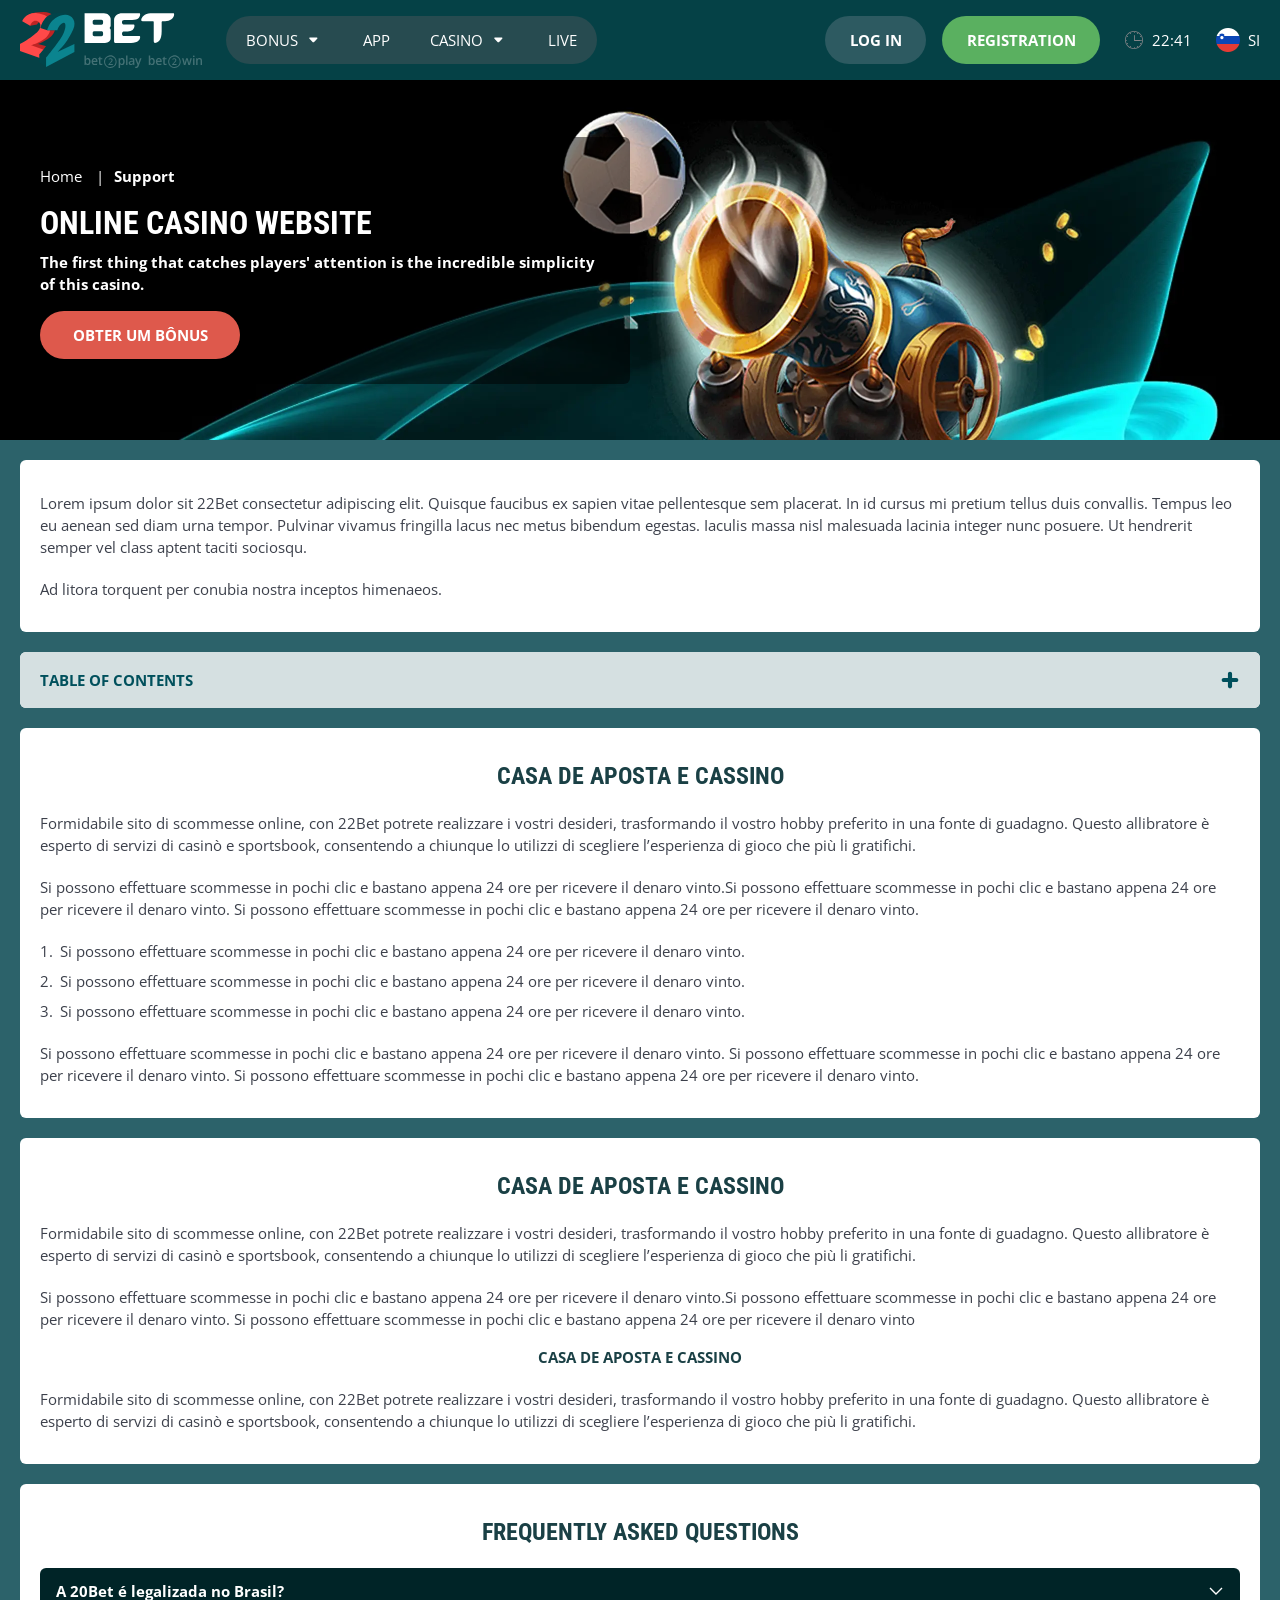
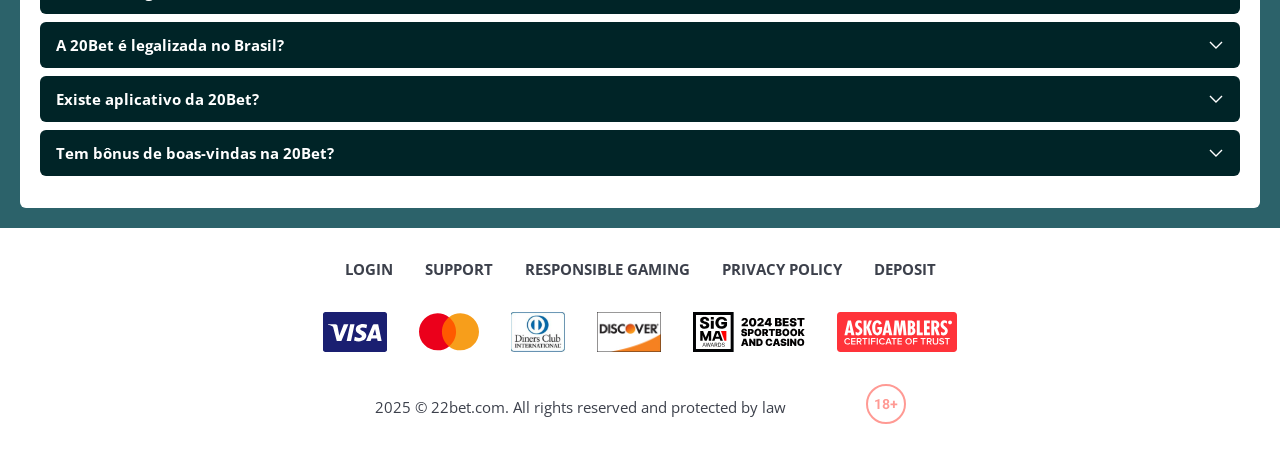
<file: support.html>
<!DOCTYPE html>
<html lang="si">
  <head>
    <meta charset="UTF-8" />
   
    <meta name="viewport" content="width=device-width, initial-scale=1.0" />
    <title>22Bet </title>
    <meta name="description" content />
    <meta property="og:site_name" content />
    <meta property="og:title" content />
    <meta property="og:type" content="website" />
    <meta property="og:url" content />
    <meta property="og:image" content />
    <meta property="og:image:alt" content />
    <meta property="og:locale" content="si" />
    <meta property="og:description" content />
    <link rel="preconnect" href="https://fonts.googleapis.com" />
    <link rel="preconnect" href="https://fonts.gstatic.com" crossorigin="anonymous" />
   <link href="https://fonts.googleapis.com/css2?family=Open+Sans:ital,wght@0,300..800;1,300..800&display=swap" rel="stylesheet">
<link href="https://fonts.googleapis.com/css?family=Roboto+Condensed&display=swap" rel="stylesheet">

   <link rel="stylesheet" href="./css/reset.css" />
    <link rel="stylesheet" href="./css/main.css" />
    <link rel="stylesheet" href="./css/media.css"/>
    <link rel="icon" href="./images/Group.png" type="image/x-icon"/>
    <script
    src="https://code.jquery.com/jquery-3.6.1.min.js"
    integrity="sha256-o88AwQnZB+VDvE9tvIXrMQaPlFFSUTR+nldQm1LuPXQ="
    crossorigin="anonymous"
  ></script>
  </head>
  <body>
    <header class="header">
      <section class="content header__content">
        <a href="./index.html" class="logo header__logo"
          ><img src="./images/logo.svg" alt="logo" title
        /></a>
        <button class="header__btn-menu" >
          <svg width="16px" height="16px" viewBox="0 0 16 16" xmlns="http://www.w3.org/2000/svg">
              <rect y="0" width="16" height="3" rx="1.5"></rect>
              <rect y="6.5" width="16" height="3" rx="1.5"></rect>
              <rect y="13" width="16" height="3" rx="1.5"></rect>
            </svg>
        </button>

          <nav class="menu header__menu">
            <ul class="header__menu-list">
                
              <li class="">
              <div class="header__menu-wrapper">
                <div class="js-button-expander js-button-expander--menu" >
                <a href="./bonus.html" >
                <span>Bonus</span>
              </a>
              </div>
              <div class="header__menu-wrap js-expand-content js-expand-content--menu">
                <ul >
                  <li>
                    <a href="./freeSpins.html">
                    <span>Free Spins</span>
                  </a></li>
                  <li><a href="./promoCode.html">
                    <span>Promo Code</span>
                  </a>
                </li>
                  <li><a href="./welcomeBonus.html">
                    <span>Welcome Bonus</span>
                  </a>
                </li>
                <li><a href="./vip.html">
                    <span>VIP</span>
                  </a>
                </li>
                </ul>
              </div>
              </div>
               <a href="./bonus.html" class="header__menu-item">
                <span>Bonus</span>
              </a>
            </li>
              <li>
                <a href="./app.html">
                 App
                </a>
              </li>
              
              <li class="">
              <div class="header__menu-wrapper">
                <div class="js-button-expander js-button-expander--menu" >
                <a href="./casino.html" >
                <span> Casino</span>
              </a>
              </div>
              <div class="header__menu-wrap js-expand-content js-expand-content--menu">
                <ul >
                  <li>
                    <a href="./slots.html">
                    <span>Slots</span>
                  </a></li>
                 
                </ul>
              </div>
              </div>
               <a href="./casino.html" class="header__menu-item">
                <span>Casino</span>
              </a>
            </li>
               <li>
                <a href="./live.html">
               Live
                </a>
              </li>
              <li>
                    <a href="./freeSpins.html">
                    <span>Free Spins</span>
                  </a></li>
                  <li><a href="./promoCode.html">
                    <span>Promo Code</span>
                  </a>
                </li>
                  <li><a href="./welcomeBonus.html">
                    <span>Welcome Bonus</span>
                  </a>
                </li>
                <li><a href="./vip.html">
                    <span>VIP</span>
                  </a>
                </li>
             <li>
                    <a href="./slots.html">
                    <span>Slots</span>
                  </a></li>
             
             
            </ul>
            <div class="header__button header__button-menu " >
              <a href="#" class="button  button__login-menu">log in</a>
              <a href="#" class="button button__menu">registration</a>
            </div>
           
          </nav>
            <a href="#" class="button button__login">log in</a>
            <a href="#" class="button button__singup">registration</a>
            <div id="clock" class="header__time">00:00</div>
            <a href="" class="header__flag">
                <span><img src="./images/flag.png" alt="flag" title /></span>
                <span>si</span>
              </a>
      </section>
    </header>
     <main class="main home main-page">
        <section class=" hero hero__page">
           
            <div class="background ">
              <img src="./images/layout-images/bg-support.webp" alt="hero" title />
              
            </div>
            <div class="hero__wrapper hero__wrapper-page">
              <div class="hero__data hero__data-bonus">
                <ul
                class="breadcrumbs "
                
              >
                <li
                  
                >
                  <a href="#" >
                    <span >Home</span></a
                  >
                 
                </li>
                <li
                  
                >
                  <a href="#" > <span >Support</span></a>
                 
                </li>
              </ul>
                <h1 class="title general hero__title">
                  Online Casino Website
                </h1>
                 <p class="hero__text">The first thing that catches players' attention is the incredible simplicity of this casino.</p>
               
                <a href="#" class="button  hero__button ">Obter um Bônus</a>
               
              </div>
             
            </div>
          </section>
      <section class="main__wrap main__wrap-page">
       
       <section class="content__wrapper content__wrapper-page">

         
        
       
          <section class="content article">
            <p>
             Lorem ipsum dolor sit 22Bet consectetur adipiscing elit. Quisque faucibus ex sapien vitae pellentesque sem placerat. In id cursus mi pretium tellus duis convallis. Tempus leo eu aenean sed diam urna tempor. Pulvinar vivamus fringilla lacus nec metus bibendum egestas. Iaculis massa nisl malesuada lacinia integer nunc posuere. Ut hendrerit semper vel class aptent taciti sociosqu.
            </p>
            <p>
             Ad litora torquent per conubia nostra inceptos himenaeos.
            </p>
          </section>
        
        
              <section class="content menu-review__content">
              

            
                <div class="menu__review-desk menu__review-content">Table of Contents</div>
                <ul class="menu__review menu__review-list">
                  <li><a href="#">Casa de Aposta e Cassino</a></li>
                    <li><a href="#">Casa de Aposta e Cassino</a></li>
                      <li><a href="#">Casa de Aposta e Cassino</a></li>
                        <li><a href="#">Casa de Aposta e Cassino</a></li>
                          <li><a href="#">Frequently Asked Questions</a></li>
                 
                </ul>
             
          
          </section>
          
        
          <section class="content article">
            <h2 class="title high article__title">Casa de Aposta e Cassino</h2>
             
            <p>
             Formidabile sito di scommesse online, con 22Bet potrete realizzare i vostri desideri, trasformando il vostro hobby preferito in una fonte di guadagno. Questo allibratore è esperto di servizi di casinò e sportsbook, consentendo a chiunque lo utilizzi di scegliere l’esperienza di gioco che più li gratifichi.
            </p>
            <p>
             Si possono effettuare scommesse in pochi clic e bastano appena 24 ore per ricevere il denaro vinto.Si possono effettuare scommesse in pochi clic e bastano appena 24 ore per ricevere il denaro vinto. Si possono effettuare scommesse in pochi clic e bastano appena 24 ore per ricevere il denaro vinto.
            </p>
           <ol>
              <li>Si possono effettuare scommesse in pochi clic e bastano appena 24 ore per ricevere il denaro vinto.</li>
              <li>Si possono effettuare scommesse in pochi clic e bastano appena 24 ore per ricevere il denaro vinto.</li>
              <li>Si possono effettuare scommesse in pochi clic e bastano appena 24 ore per ricevere il denaro vinto.</li>
            </ol>
            <p>Si possono effettuare scommesse in pochi clic e bastano appena 24 ore per ricevere il denaro vinto. Si possono effettuare scommesse in pochi clic e bastano appena 24 ore per ricevere il denaro vinto. Si possono effettuare scommesse in pochi clic e bastano appena 24 ore per ricevere il denaro vinto.</p>
          </section>
         
         
           <section class="content article">
            <h2 class="title high article__title">Casa de Aposta e Cassino</h2>
            <p>Formidabile sito di scommesse online, con 22Bet potrete realizzare i vostri desideri, trasformando il vostro hobby preferito in una fonte di guadagno. Questo allibratore è esperto di servizi di casinò e sportsbook, consentendo a chiunque lo utilizzi di scegliere l’esperienza di gioco che più li gratifichi.</p>
            <p>Si possono effettuare scommesse in pochi clic e bastano appena 24 ore per ricevere il denaro vinto.Si possono effettuare scommesse in pochi clic e bastano appena 24 ore per ricevere il denaro vinto. Si possono effettuare scommesse in pochi clic e bastano appena 24 ore per ricevere il denaro vinto</p>
            <h3>Casa de Aposta e Cassino</h3>
            <p>Formidabile sito di scommesse online, con 22Bet potrete realizzare i vostri desideri, trasformando il vostro hobby preferito in una fonte di guadagno. Questo allibratore è esperto di servizi di casinò e sportsbook, consentendo a chiunque lo utilizzi di scegliere l’esperienza di gioco che più li gratifichi.</p>
           </section>

          <section class="content faq">
            <h2 class="title high faq__title">Frequently Asked Questions</h2>
            <ul class="faq__list " >
              <li class="faq__item"  >
                <h3 class="title medium faq__subtitle js-button-expander js-button-expander--faq"  >A 20Bet é legalizada no Brasil?
                 </h3>
                <div  class="faq__answer js-expand-content js-expand-content--faq" >
                  <p  >
                    Sim, a casa de apostas tem licença emitida por Curaçao, que é reconhecida no Brasil e a permite atuar por aqui.
                  </p>
                </div>
              </li>
              <li class="faq__item"  >
                <h3 class="title medium faq__subtitle js-button-expander js-button-expander--faq"  >A 20Bet é legalizada no Brasil?</h3>
                <div class="faq__answer js-expand-content js-expand-content--faq" >
                  <p  >
                    Sim, a casa de apostas tem licença emitida por Curaçao, que é reconhecida no Brasil e a permite atuar por aqui.
                  </p>
                </div>
              </li> 
              <li class="faq__item"  >
                <h3 class="title medium faq__subtitle js-button-expander js-button-expander--faq"  >Existe aplicativo da 20Bet?</h3>
                <div class="faq__answer js-expand-content js-expand-content--faq" >
                  <p  >
                   Sim, disponível para sistemas operacionais iOS e Android.
                  </p>
                </div>
              </li> 
              <li class="faq__item"  >
                <h3 class="title medium faq__subtitle js-button-expander js-button-expander--faq"  >Tem bônus de boas-vindas na 20Bet?</h3>
                <div class="faq__answer js-expand-content js-expand-content--faq" >
                  <p  >
                   O pacote especial para novos usuários da 20Bet paga 100% sobre o primeiro depósito, com limite de 600 BRL.
                  </p>
                </div>
              </li> 
             
            </ul>
          </section>
          
        </section> 
      
        <div class=""  onclick="scrollToTop()">
          <button class="main__arrow" id="scrollToTopBtn"></button>
        </div> 
        
      </section>
    </main> 
      <footer class=" footer ">
      <section class="content footer__content">
        <ul class="footer__menu">
         <li><a href="./login.html">Login</a></li>
         <li><a href="./support.html">Support</a></li>
         <li><a href="./responsible.html">Responsible Gaming</a></li>
         <li><a href="./policy.html">Privacy Policy</a></li>
         <li><a href="./deposit.html">Deposit</a></li>
        </ul>
       
          <ul class="footer__cards-list">
           
            <li>
              <a href="#"
                ><img src="./images/visa.svg" alt="cardvisa" title
              /></a>
            </li>
            <li>
              <a href="#"
                ><img
                  src="./images/mastercard.svg"
                  alt="mastercard"
                  title
              /></a>
            </li>
            <li>
                <a href="#"
                  ><img src="./images/diners.svg" alt="diners" title
                /></a>
              </li>
              <li>
                <a href="#"
                  ><img src="./images/discover.svg" alt="discover" title
                /></a>
              </li>
              <li>
                <a href="#"
                  ><img src="./images/sigma.svg" alt="sigma" title
                /></a>
              </li>
              <li>
                <a href="#"
                  ><img src="./images/ask.svg" alt="ask" title
                /></a>
              </li>
            
          </ul>
       
        <div class="footer__wrapp">
          <div class="footer__text">
           
              <p>2025 &copy; 22bet.com. All rights reserved and protected by law
</p>
           
           
          </div>
          <div class="footer__age">
            <img src="./images/age.svg" alt="age" title />
          </div>
        </div>
      
      </section>
    </footer>
    <script src="./js/arrowUp.js" defer></script>
    <script src="./js/sidebar.js" defer></script>
    <script src="./js/expander.js" defer></script>
    <script src="./js/mobile-menu.js" defer></script>
    <script src="./js/clock.js" defer></script>
  </body>
</html>
</file>
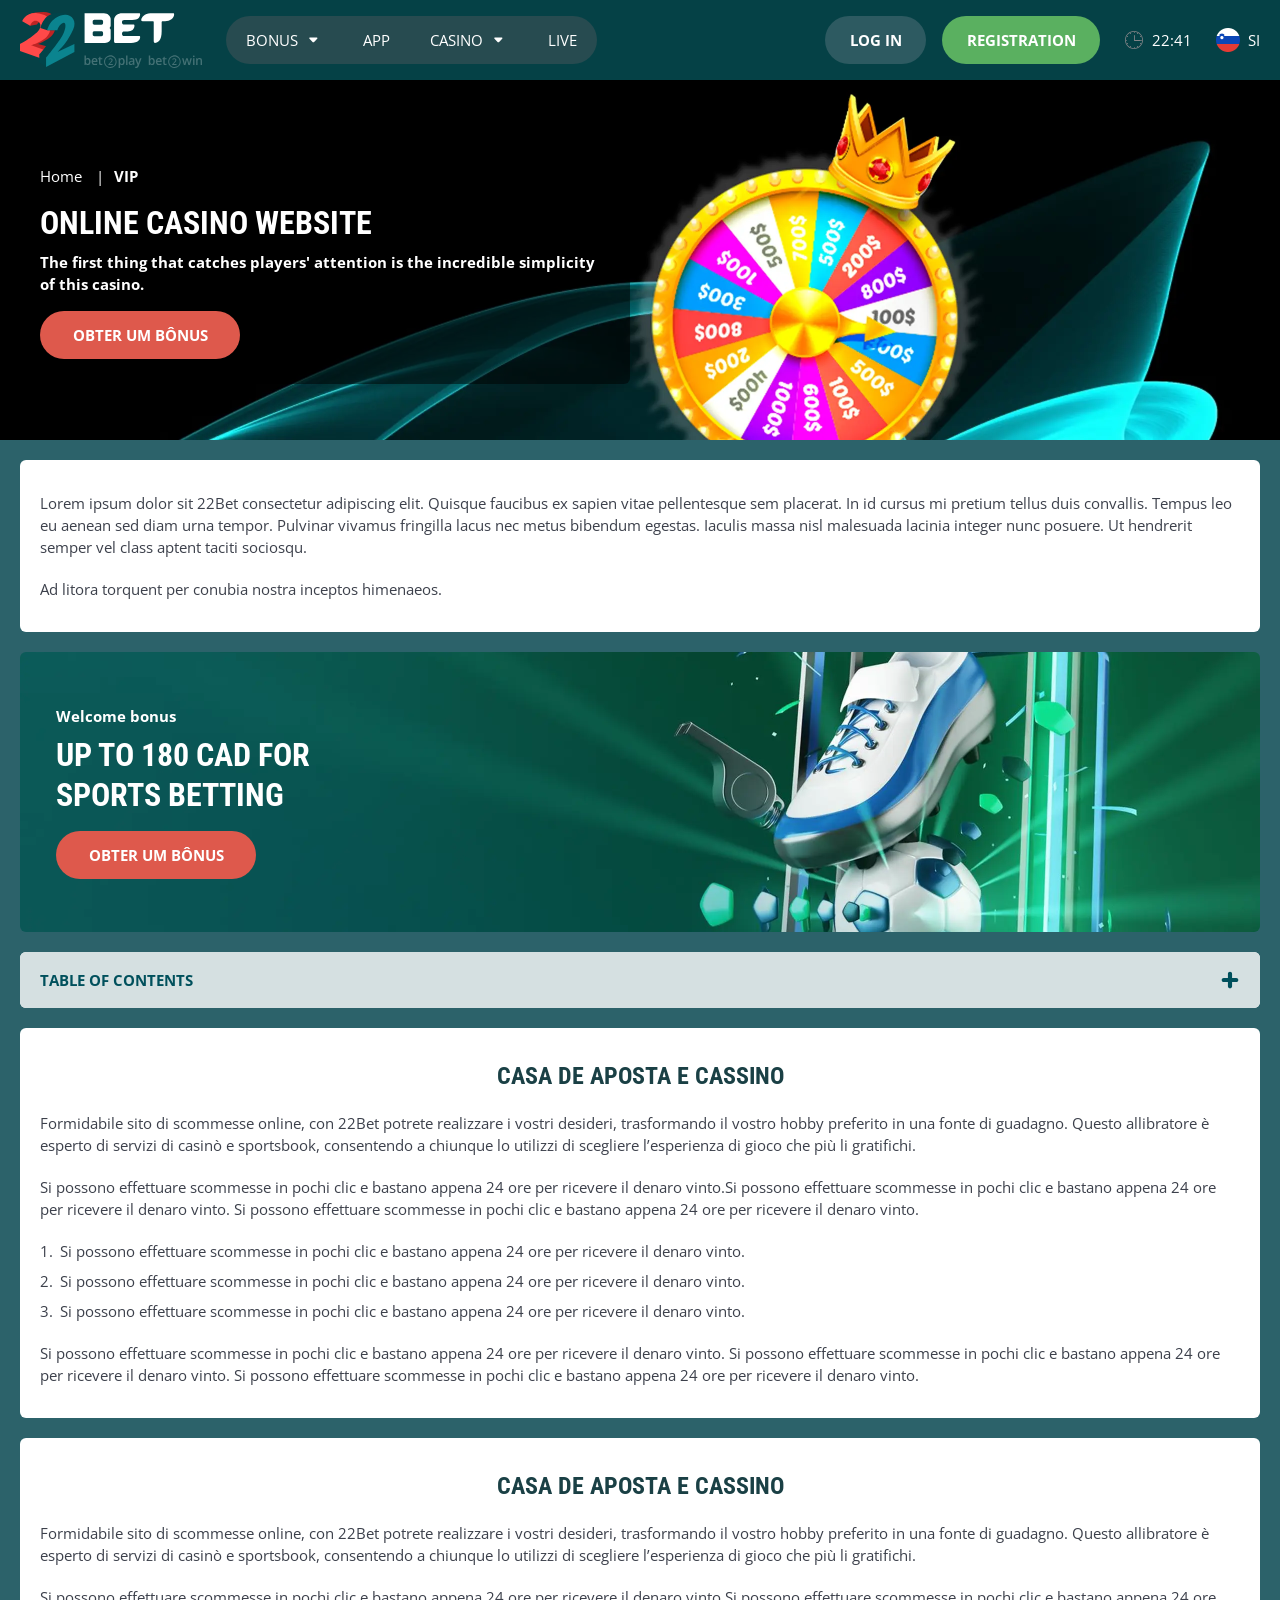
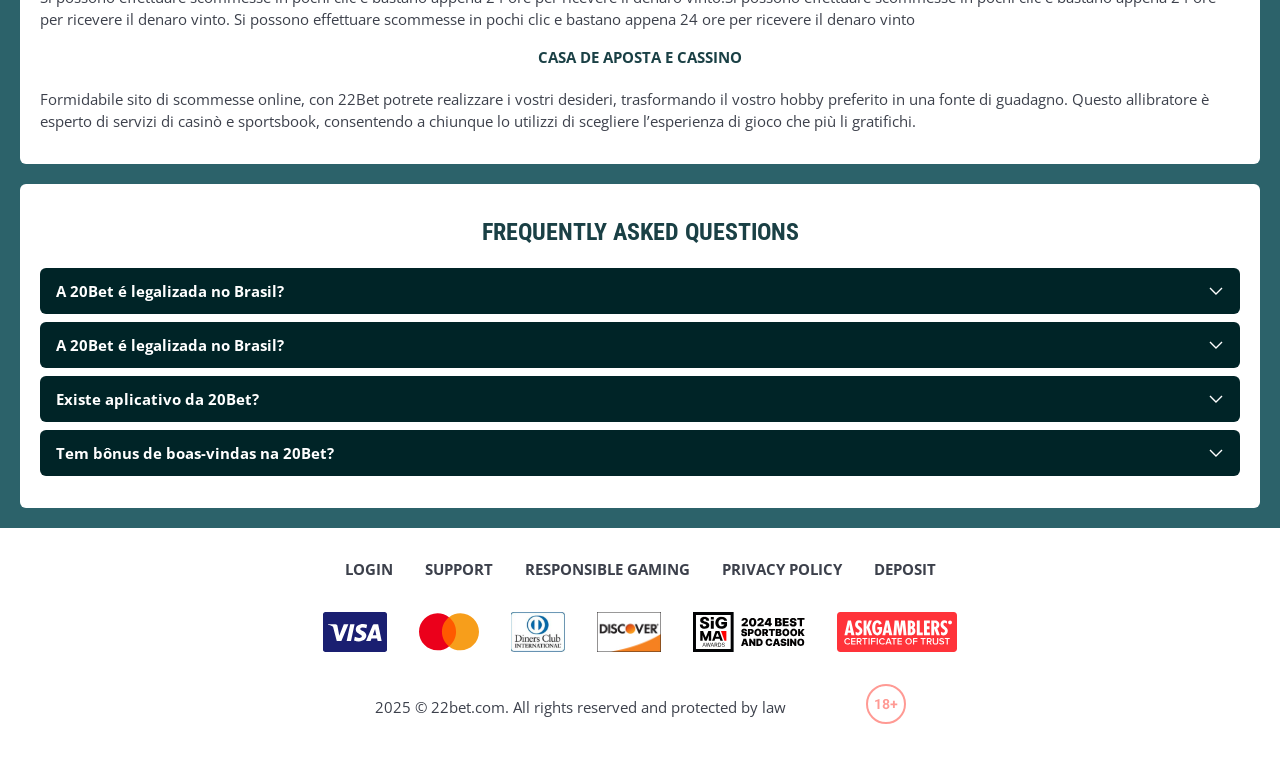
<file: vip.html>
<!DOCTYPE html>
<html lang="si">
  <head>
    <meta charset="UTF-8" />
   
    <meta name="viewport" content="width=device-width, initial-scale=1.0" />
    <title>22Bet </title>
    <meta name="description" content />
    <meta property="og:site_name" content />
    <meta property="og:title" content />
    <meta property="og:type" content="website" />
    <meta property="og:url" content />
    <meta property="og:image" content />
    <meta property="og:image:alt" content />
    <meta property="og:locale" content="si" />
    <meta property="og:description" content />
    <link rel="preconnect" href="https://fonts.googleapis.com" />
    <link rel="preconnect" href="https://fonts.gstatic.com" crossorigin="anonymous" />
   <link href="https://fonts.googleapis.com/css2?family=Open+Sans:ital,wght@0,300..800;1,300..800&display=swap" rel="stylesheet">
<link href="https://fonts.googleapis.com/css?family=Roboto+Condensed&display=swap" rel="stylesheet">

   <link rel="stylesheet" href="./css/reset.css" />
    <link rel="stylesheet" href="./css/main.css" />
    <link rel="stylesheet" href="./css/media.css"/>
    <link rel="icon" href="./images/Group.png" type="image/x-icon"/>
    <script
    src="https://code.jquery.com/jquery-3.6.1.min.js"
    integrity="sha256-o88AwQnZB+VDvE9tvIXrMQaPlFFSUTR+nldQm1LuPXQ="
    crossorigin="anonymous"
  ></script>
  </head>
  <body>
    <header class="header">
      <section class="content header__content">
        <a href="./index.html" class="logo header__logo"
          ><img src="./images/logo.svg" alt="logo" title
        /></a>
        <button class="header__btn-menu" >
          <svg width="16px" height="16px" viewBox="0 0 16 16" xmlns="http://www.w3.org/2000/svg">
              <rect y="0" width="16" height="3" rx="1.5"></rect>
              <rect y="6.5" width="16" height="3" rx="1.5"></rect>
              <rect y="13" width="16" height="3" rx="1.5"></rect>
            </svg>
        </button>

          <nav class="menu header__menu">
            <ul class="header__menu-list">
                
              <li class="">
              <div class="header__menu-wrapper">
                <div class="js-button-expander js-button-expander--menu" >
                <a href="./bonus.html" >
                <span>Bonus</span>
              </a>
              </div>
              <div class="header__menu-wrap js-expand-content js-expand-content--menu">
                <ul >
                  <li>
                    <a href="./freeSpins.html">
                    <span>Free Spins</span>
                  </a></li>
                  <li><a href="./promoCode.html">
                    <span>Promo Code</span>
                  </a>
                </li>
                  <li><a href="./welcomeBonus.html">
                    <span>Welcome Bonus</span>
                  </a>
                </li>
                <li><a href="./vip.html">
                    <span>VIP</span>
                  </a>
                </li>
                </ul>
              </div>
              </div>
               <a href="./bonus.html" class="header__menu-item">
                <span>Bonus</span>
              </a>
            </li>
              <li>
                <a href="./app.html">
                 App
                </a>
              </li>
              
              <li class="">
              <div class="header__menu-wrapper">
                <div class="js-button-expander js-button-expander--menu" >
                <a href="./casino.html" >
                <span> Casino</span>
              </a>
              </div>
              <div class="header__menu-wrap js-expand-content js-expand-content--menu">
                <ul >
                  <li>
                    <a href="./slots.html">
                    <span>Slots</span>
                  </a></li>
                 
                </ul>
              </div>
              </div>
               <a href="./casino.html" class="header__menu-item">
                <span>Casino</span>
              </a>
            </li>
               <li>
                <a href="./live.html">
               Live
                </a>
              </li>
              <li>
                    <a href="./freeSpins.html">
                    <span>Free Spins</span>
                  </a></li>
                  <li><a href="./promoCode.html">
                    <span>Promo Code</span>
                  </a>
                </li>
                  <li><a href="./welcomeBonus.html">
                    <span>Welcome Bonus</span>
                  </a>
                </li>
                <li><a href="./vip.html">
                    <span>VIP</span>
                  </a>
                </li>
             <li>
                    <a href="./slots.html">
                    <span>Slots</span>
                  </a></li>
             
             
            </ul>
            <div class="header__button header__button-menu " >
              <a href="#" class="button  button__login-menu">log in</a>
              <a href="#" class="button button__menu">registration</a>
            </div>
           
          </nav>
            <a href="#" class="button button__login">log in</a>
            <a href="#" class="button button__singup">registration</a>
            <div id="clock" class="header__time">00:00</div>
            <a href="" class="header__flag">
                <span><img src="./images/flag.png" alt="flag" title /></span>
                <span>si</span>
              </a>
      </section>
    </header>
     <main class="main home main-page">
        <section class=" hero hero__page">
           
            <div class="background background-page">
              <img src="./images/layout-images/bg-vip.webp" alt="hero" title />
              
            </div>
            <div class="hero__wrapper hero__wrapper-page">
              <div class="hero__data hero__data-bonus">
                <ul
                class="breadcrumbs "
                
              >
                <li
                  
                >
                  <a href="#" >
                    <span >Home</span></a
                  >
                 
                </li>
                <li
                  
                >
                  <a href="#" > <span >VIP</span></a>
                 
                </li>
              </ul>
                <h1 class="title general hero__title">
                  Online Casino Website
                </h1>
                 <p class="hero__text">The first thing that catches players' attention is the incredible simplicity of this casino.</p>
               
                <a href="#" class="button  hero__button ">Obter um Bônus</a>
               
              </div>
             
            </div>
          </section>
      <section class="main__wrap main__wrap-page">
       
       <section class="content__wrapper content__wrapper-page">

         
        
       
          <section class="content article">
            <p>
             Lorem ipsum dolor sit 22Bet consectetur adipiscing elit. Quisque faucibus ex sapien vitae pellentesque sem placerat. In id cursus mi pretium tellus duis convallis. Tempus leo eu aenean sed diam urna tempor. Pulvinar vivamus fringilla lacus nec metus bibendum egestas. Iaculis massa nisl malesuada lacinia integer nunc posuere. Ut hendrerit semper vel class aptent taciti sociosqu.
            </p>
            <p>
             Ad litora torquent per conubia nostra inceptos himenaeos.
            </p>
          </section>
         
             
             <section class="content banner">
            <div class="background banner__background banner__background-page">
              
              <img src="./images/layout-images/banner-vip.webp" alt="banner" title />
              
            </div>
            <div class="banner__info">
               <p class="banner__subtitle">Welcome bonus</p>
              <h2 class="title high banner__title-main">
                 
               up to 180 CAD
for sports betting
              </h2>
            
              <a href="#" class="button banner__button">Obter um Bônus</a>
            </div>
          </section>
        
              <section class="content menu-review__content">
              

            
                <div class="menu__review-desk menu__review-content">Table of Contents</div>
                <ul class="menu__review menu__review-list">
                  <li><a href="#">Casa de Aposta e Cassino</a></li>
                    <li><a href="#">Casa de Aposta e Cassino</a></li>
                      <li><a href="#">Casa de Aposta e Cassino</a></li>
                        <li><a href="#">Casa de Aposta e Cassino</a></li>
                          <li><a href="#">Frequently Asked Questions</a></li>
                 
                </ul>
             
          
          </section>
          
        
          <section class="content article">
            <h2 class="title high article__title">Casa de Aposta e Cassino</h2>
             
            <p>
             Formidabile sito di scommesse online, con 22Bet potrete realizzare i vostri desideri, trasformando il vostro hobby preferito in una fonte di guadagno. Questo allibratore è esperto di servizi di casinò e sportsbook, consentendo a chiunque lo utilizzi di scegliere l’esperienza di gioco che più li gratifichi.
            </p>
            <p>
             Si possono effettuare scommesse in pochi clic e bastano appena 24 ore per ricevere il denaro vinto.Si possono effettuare scommesse in pochi clic e bastano appena 24 ore per ricevere il denaro vinto. Si possono effettuare scommesse in pochi clic e bastano appena 24 ore per ricevere il denaro vinto.
            </p>
           <ol>
              <li>Si possono effettuare scommesse in pochi clic e bastano appena 24 ore per ricevere il denaro vinto.</li>
              <li>Si possono effettuare scommesse in pochi clic e bastano appena 24 ore per ricevere il denaro vinto.</li>
              <li>Si possono effettuare scommesse in pochi clic e bastano appena 24 ore per ricevere il denaro vinto.</li>
            </ol>
            <p>Si possono effettuare scommesse in pochi clic e bastano appena 24 ore per ricevere il denaro vinto. Si possono effettuare scommesse in pochi clic e bastano appena 24 ore per ricevere il denaro vinto. Si possono effettuare scommesse in pochi clic e bastano appena 24 ore per ricevere il denaro vinto.</p>
          </section>
         
         
           <section class="content article">
            <h2 class="title high article__title">Casa de Aposta e Cassino</h2>
            <p>Formidabile sito di scommesse online, con 22Bet potrete realizzare i vostri desideri, trasformando il vostro hobby preferito in una fonte di guadagno. Questo allibratore è esperto di servizi di casinò e sportsbook, consentendo a chiunque lo utilizzi di scegliere l’esperienza di gioco che più li gratifichi.</p>
            <p>Si possono effettuare scommesse in pochi clic e bastano appena 24 ore per ricevere il denaro vinto.Si possono effettuare scommesse in pochi clic e bastano appena 24 ore per ricevere il denaro vinto. Si possono effettuare scommesse in pochi clic e bastano appena 24 ore per ricevere il denaro vinto</p>
            <h3>Casa de Aposta e Cassino</h3>
            <p>Formidabile sito di scommesse online, con 22Bet potrete realizzare i vostri desideri, trasformando il vostro hobby preferito in una fonte di guadagno. Questo allibratore è esperto di servizi di casinò e sportsbook, consentendo a chiunque lo utilizzi di scegliere l’esperienza di gioco che più li gratifichi.</p>
           </section>

          <section class="content faq">
            <h2 class="title high faq__title">Frequently Asked Questions</h2>
            <ul class="faq__list " >
              <li class="faq__item"  >
                <h3 class="title medium faq__subtitle js-button-expander js-button-expander--faq"  >A 20Bet é legalizada no Brasil?
                 </h3>
                <div  class="faq__answer js-expand-content js-expand-content--faq" >
                  <p  >
                    Sim, a casa de apostas tem licença emitida por Curaçao, que é reconhecida no Brasil e a permite atuar por aqui.
                  </p>
                </div>
              </li>
              <li class="faq__item"  >
                <h3 class="title medium faq__subtitle js-button-expander js-button-expander--faq"  >A 20Bet é legalizada no Brasil?</h3>
                <div class="faq__answer js-expand-content js-expand-content--faq" >
                  <p  >
                    Sim, a casa de apostas tem licença emitida por Curaçao, que é reconhecida no Brasil e a permite atuar por aqui.
                  </p>
                </div>
              </li> 
              <li class="faq__item"  >
                <h3 class="title medium faq__subtitle js-button-expander js-button-expander--faq"  >Existe aplicativo da 20Bet?</h3>
                <div class="faq__answer js-expand-content js-expand-content--faq" >
                  <p  >
                   Sim, disponível para sistemas operacionais iOS e Android.
                  </p>
                </div>
              </li> 
              <li class="faq__item"  >
                <h3 class="title medium faq__subtitle js-button-expander js-button-expander--faq"  >Tem bônus de boas-vindas na 20Bet?</h3>
                <div class="faq__answer js-expand-content js-expand-content--faq" >
                  <p  >
                   O pacote especial para novos usuários da 20Bet paga 100% sobre o primeiro depósito, com limite de 600 BRL.
                  </p>
                </div>
              </li> 
             
            </ul>
          </section>
          
        </section> 
      
        <div class=""  onclick="scrollToTop()">
          <button class="main__arrow" id="scrollToTopBtn"></button>
        </div> 
        
      </section>
    </main> 
       <footer class=" footer ">
      <section class="content footer__content">
        <ul class="footer__menu">
         <li><a href="./login.html">Login</a></li>
         <li><a href="./support.html">Support</a></li>
         <li><a href="./responsible.html">Responsible Gaming</a></li>
         <li><a href="./policy.html">Privacy Policy</a></li>
         <li><a href="./deposit.html">Deposit</a></li>
        </ul>
       
          <ul class="footer__cards-list">
           
            <li>
              <a href="#"
                ><img src="./images/visa.svg" alt="cardvisa" title
              /></a>
            </li>
            <li>
              <a href="#"
                ><img
                  src="./images/mastercard.svg"
                  alt="mastercard"
                  title
              /></a>
            </li>
            <li>
                <a href="#"
                  ><img src="./images/diners.svg" alt="diners" title
                /></a>
              </li>
              <li>
                <a href="#"
                  ><img src="./images/discover.svg" alt="discover" title
                /></a>
              </li>
              <li>
                <a href="#"
                  ><img src="./images/sigma.svg" alt="sigma" title
                /></a>
              </li>
              <li>
                <a href="#"
                  ><img src="./images/ask.svg" alt="ask" title
                /></a>
              </li>
            
          </ul>
       
        <div class="footer__wrapp">
          <div class="footer__text">
           
            <p>2025 &copy; 22bet.com. All rights reserved and protected by law
</p>
           
          </div>
          <div class="footer__age">
            <img src="./images/age.svg" alt="age" title />
          </div>
        </div>
      
      </section>
    </footer>
    <script src="./js/arrowUp.js" defer></script>
    <script src="./js/sidebar.js" defer></script>
    <script src="./js/expander.js" defer></script>
    <script src="./js/mobile-menu.js" defer></script>
    <script src="./js/clock.js" defer></script>
  </body>
</html>
</file>
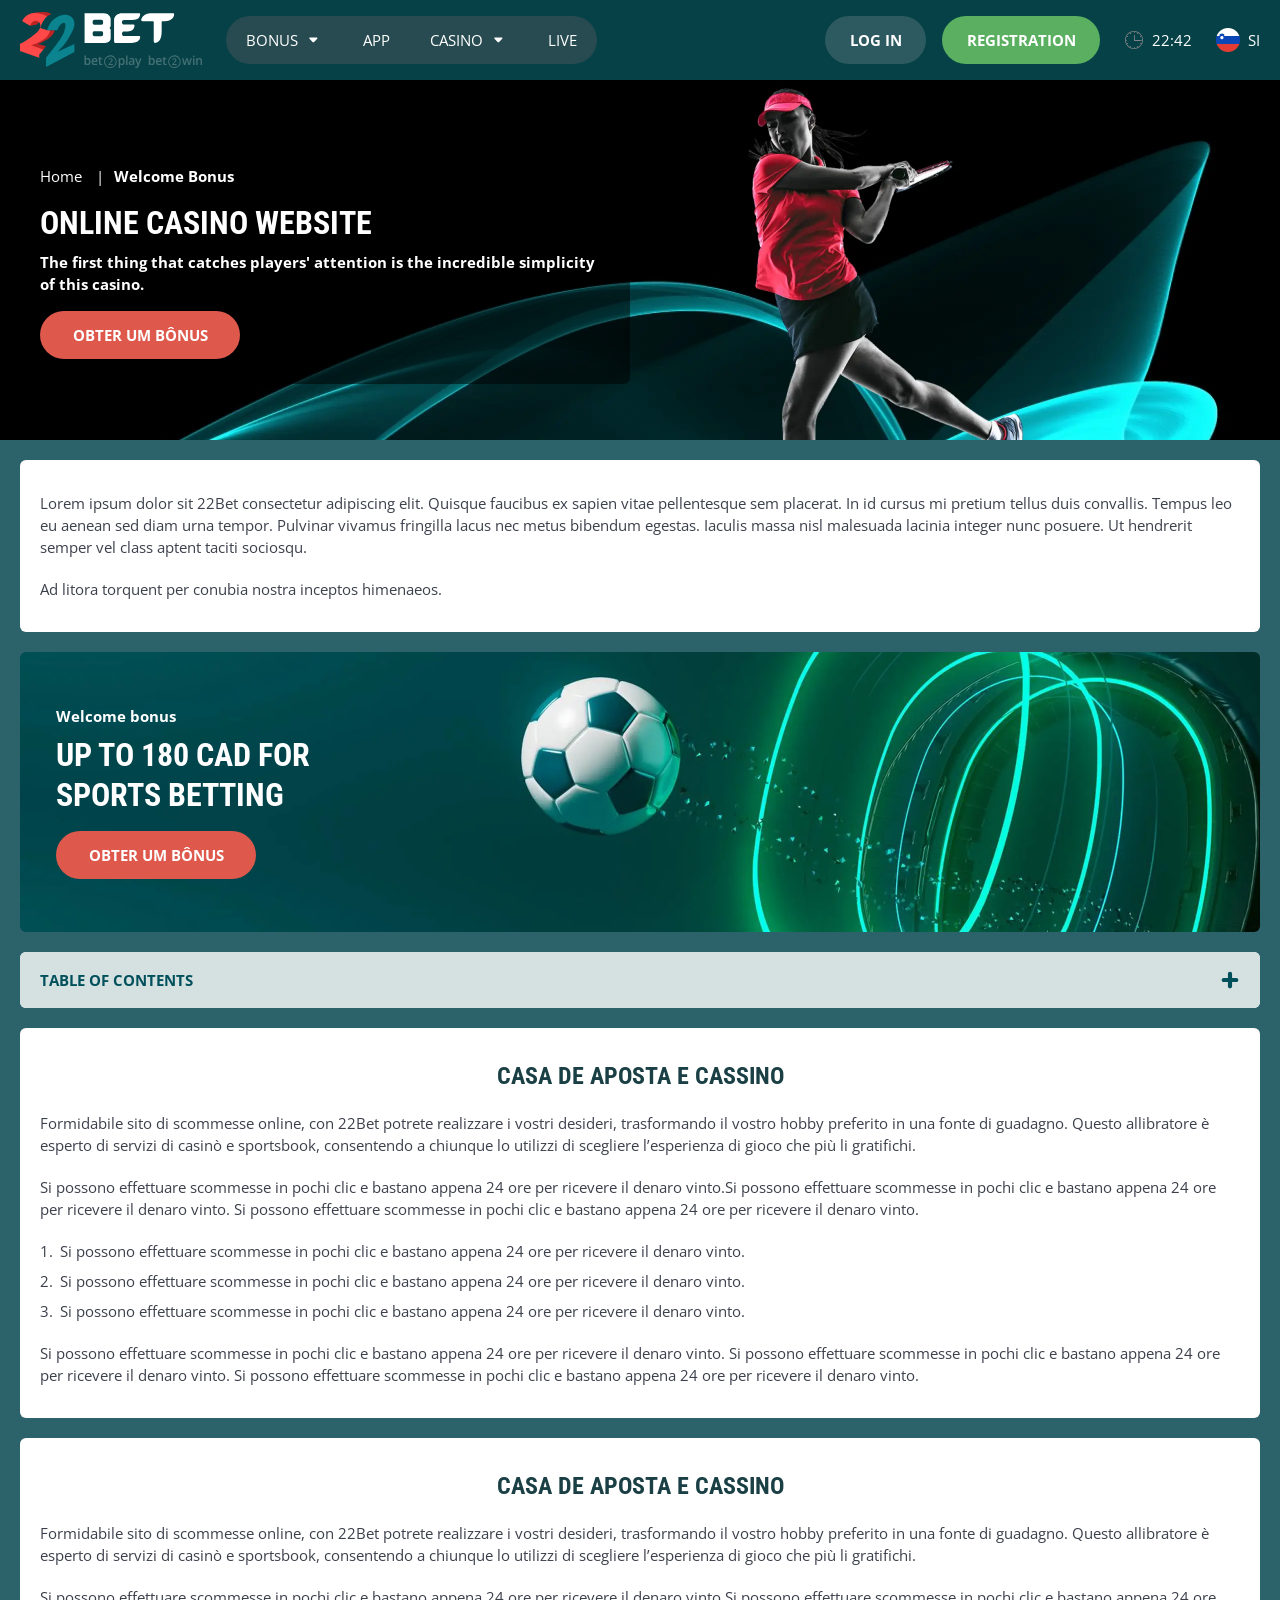
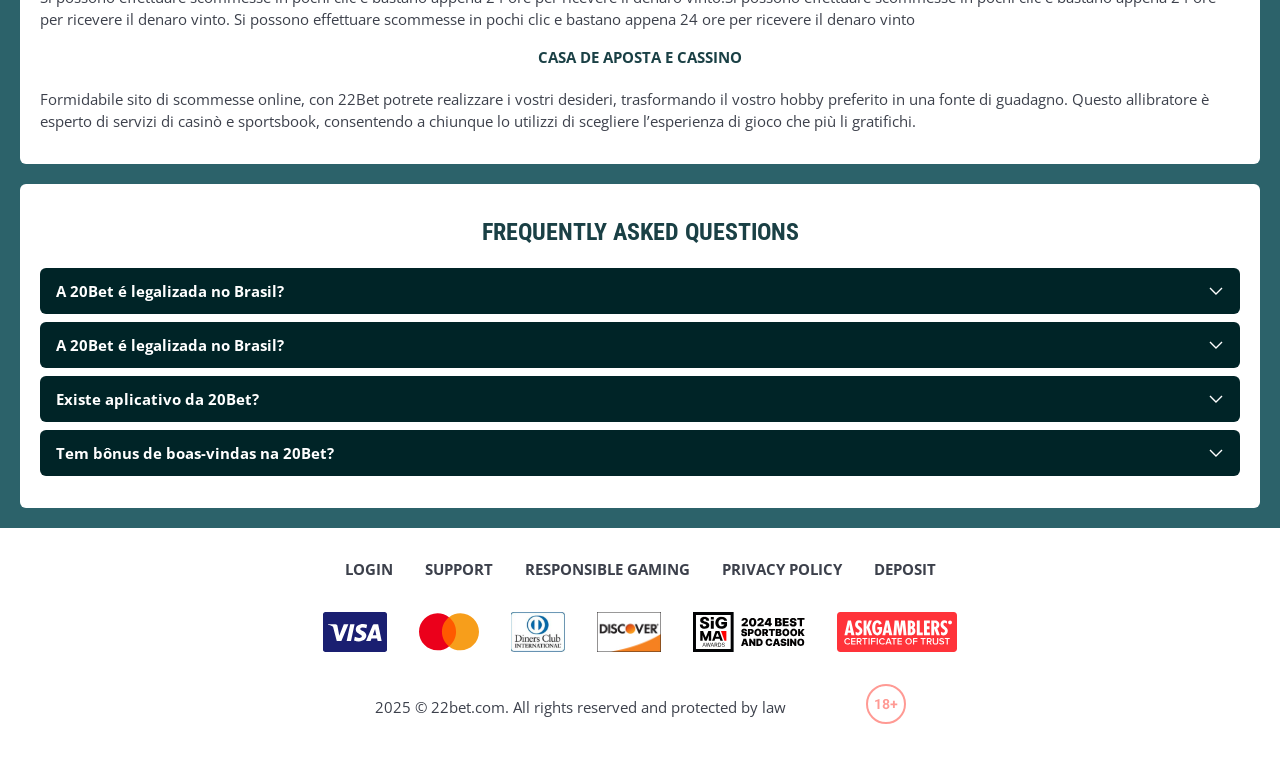
<file: welcomeBonus.html>
<!DOCTYPE html>
<html lang="si">
  <head>
    <meta charset="UTF-8" />
   
    <meta name="viewport" content="width=device-width, initial-scale=1.0" />
    <title>22Bet </title>
    <meta name="description" content />
    <meta property="og:site_name" content />
    <meta property="og:title" content />
    <meta property="og:type" content="website" />
    <meta property="og:url" content />
    <meta property="og:image" content />
    <meta property="og:image:alt" content />
    <meta property="og:locale" content="si" />
    <meta property="og:description" content />
    <link rel="preconnect" href="https://fonts.googleapis.com" />
    <link rel="preconnect" href="https://fonts.gstatic.com" crossorigin="anonymous" />
   <link href="https://fonts.googleapis.com/css2?family=Open+Sans:ital,wght@0,300..800;1,300..800&display=swap" rel="stylesheet">
<link href="https://fonts.googleapis.com/css?family=Roboto+Condensed&display=swap" rel="stylesheet">

   <link rel="stylesheet" href="./css/reset.css" />
    <link rel="stylesheet" href="./css/main.css" />
    <link rel="stylesheet" href="./css/media.css"/>
    <link rel="icon" href="./images/Group.png" type="image/x-icon"/>
    <script
    src="https://code.jquery.com/jquery-3.6.1.min.js"
    integrity="sha256-o88AwQnZB+VDvE9tvIXrMQaPlFFSUTR+nldQm1LuPXQ="
    crossorigin="anonymous"
  ></script>
  </head>
  <body>
    <header class="header">
      <section class="content header__content">
        <a href="./index.html" class="logo header__logo"
          ><img src="./images/logo.svg" alt="logo" title
        /></a>
        <button class="header__btn-menu" >
          <svg width="16px" height="16px" viewBox="0 0 16 16" xmlns="http://www.w3.org/2000/svg">
              <rect y="0" width="16" height="3" rx="1.5"></rect>
              <rect y="6.5" width="16" height="3" rx="1.5"></rect>
              <rect y="13" width="16" height="3" rx="1.5"></rect>
            </svg>
        </button>

          <nav class="menu header__menu">
            <ul class="header__menu-list">
                
              <li class="">
              <div class="header__menu-wrapper">
                <div class="js-button-expander js-button-expander--menu" >
                <a href="./bonus.html" >
                <span>Bonus</span>
              </a>
              </div>
              <div class="header__menu-wrap js-expand-content js-expand-content--menu">
                <ul >
                  <li>
                    <a href="./freeSpins.html">
                    <span>Free Spins</span>
                  </a></li>
                  <li><a href="./promoCode.html">
                    <span>Promo Code</span>
                  </a>
                </li>
                  <li><a href="./welcomeBonus.html">
                    <span>Welcome Bonus</span>
                  </a>
                </li>
                <li><a href="./vip.html">
                    <span>VIP</span>
                  </a>
                </li>
                </ul>
              </div>
              </div>
               <a href="./bonus.html" class="header__menu-item">
                <span>Bonus</span>
              </a>
            </li>
              <li>
                <a href="./app.html">
                 App
                </a>
              </li>
              
              <li class="">
              <div class="header__menu-wrapper">
                <div class="js-button-expander js-button-expander--menu" >
                <a href="./casino.html" >
                <span> Casino</span>
              </a>
              </div>
              <div class="header__menu-wrap js-expand-content js-expand-content--menu">
                <ul >
                  <li>
                    <a href="./slots.html">
                    <span>Slots</span>
                  </a></li>
                 
                </ul>
              </div>
              </div>
               <a href="./casino.html" class="header__menu-item">
                <span>Casino</span>
              </a>
            </li>
               <li>
                <a href="./live.html">
               Live
                </a>
              </li>
              <li>
                    <a href="./freeSpins.html">
                    <span>Free Spins</span>
                  </a></li>
                  <li><a href="./promoCode.html">
                    <span>Promo Code</span>
                  </a>
                </li>
                  <li><a href="./welcomeBonus.html">
                    <span>Welcome Bonus</span>
                  </a>
                </li>
                <li><a href="./vip.html">
                    <span>VIP</span>
                  </a>
                </li>
             <li>
                    <a href="./slots.html">
                    <span>Slots</span>
                  </a></li>
             
             
            </ul>
            <div class="header__button header__button-menu " >
              <a href="#" class="button  button__login-menu">log in</a>
              <a href="#" class="button button__menu">registration</a>
            </div>
           
          </nav>
            <a href="#" class="button button__login">log in</a>
            <a href="#" class="button button__singup">registration</a>
            <div id="clock" class="header__time">00:00</div>
            <a href="" class="header__flag">
                <span><img src="./images/flag.png" alt="flag" title /></span>
                <span>si</span>
              </a>
      </section>
    </header>
     <main class="main home main-page">
        <section class=" hero hero__page">
           
            <div class="background background-page">
              <img src="./images/layout-images/bg-welcome.webp" alt="hero" title />
              
            </div>
            <div class="hero__wrapper hero__wrapper-page">
              <div class="hero__data hero__data-bonus">
                <ul
                class="breadcrumbs "
                
              >
                <li
                  
                >
                  <a href="#" >
                    <span >Home</span></a
                  >
                 
                </li>
                <li
                  
                >
                  <a href="#" > <span >Welcome Bonus</span></a>
                 
                </li>
              </ul>
                <h1 class="title general hero__title">
                  Online Casino Website
                </h1>
                 <p class="hero__text">The first thing that catches players' attention is the incredible simplicity of this casino.</p>
               
                <a href="#" class="button  hero__button ">Obter um Bônus</a>
               
              </div>
             
            </div>
          </section>
      <section class="main__wrap main__wrap-page">
       
       <section class="content__wrapper content__wrapper-page">

         
        
       
          <section class="content article">
            <p>
             Lorem ipsum dolor sit 22Bet  consectetur adipiscing elit. Quisque faucibus ex sapien vitae pellentesque sem placerat. In id cursus mi pretium tellus duis convallis. Tempus leo eu aenean sed diam urna tempor. Pulvinar vivamus fringilla lacus nec metus bibendum egestas. Iaculis massa nisl malesuada lacinia integer nunc posuere. Ut hendrerit semper vel class aptent taciti sociosqu.
            </p>
            <p>
             Ad litora torquent per conubia nostra inceptos himenaeos.
            </p>
          </section>
         
             
             <section class="content banner">
            <div class="background banner__background banner__background-welcome">
              
              <img src="./images/layout-images/banner-welcome.webp" alt="banner" title />
              
            </div>
            <div class="banner__info">
               <p class="banner__subtitle">Welcome bonus</p>
              <h2 class="title high banner__title-main">
                 
               up to 180 CAD
for sports betting
              </h2>
            
              <a href="#" class="button banner__button">Obter um Bônus</a>
            </div>
          </section>
        
              <section class="content menu-review__content">
              

            
                <div class="menu__review-desk menu__review-content">Table of Contents</div>
                <ul class="menu__review menu__review-list">
                  <li><a href="#">Casa de Aposta e Cassino</a></li>
                    <li><a href="#">Casa de Aposta e Cassino</a></li>
                      <li><a href="#">Casa de Aposta e Cassino</a></li>
                        <li><a href="#">Casa de Aposta e Cassino</a></li>
                          <li><a href="#">Frequently Asked Questions</a></li>
                 
                </ul>
             
          
          </section>
          
        
          <section class="content article">
            <h2 class="title high article__title">Casa de Aposta e Cassino</h2>
             
            <p>
             Formidabile sito di scommesse online, con 22Bet potrete realizzare i vostri desideri, trasformando il vostro hobby preferito in una fonte di guadagno. Questo allibratore è esperto di servizi di casinò e sportsbook, consentendo a chiunque lo utilizzi di scegliere l’esperienza di gioco che più li gratifichi.
            </p>
            <p>
             Si possono effettuare scommesse in pochi clic e bastano appena 24 ore per ricevere il denaro vinto.Si possono effettuare scommesse in pochi clic e bastano appena 24 ore per ricevere il denaro vinto. Si possono effettuare scommesse in pochi clic e bastano appena 24 ore per ricevere il denaro vinto.
            </p>
           <ol>
              <li>Si possono effettuare scommesse in pochi clic e bastano appena 24 ore per ricevere il denaro vinto.</li>
              <li>Si possono effettuare scommesse in pochi clic e bastano appena 24 ore per ricevere il denaro vinto.</li>
              <li>Si possono effettuare scommesse in pochi clic e bastano appena 24 ore per ricevere il denaro vinto.</li>
            </ol>
            <p>Si possono effettuare scommesse in pochi clic e bastano appena 24 ore per ricevere il denaro vinto. Si possono effettuare scommesse in pochi clic e bastano appena 24 ore per ricevere il denaro vinto. Si possono effettuare scommesse in pochi clic e bastano appena 24 ore per ricevere il denaro vinto.</p>
          </section>
         
         
           <section class="content article">
            <h2 class="title high article__title">Casa de Aposta e Cassino</h2>
            <p>Formidabile sito di scommesse online, con 22Bet potrete realizzare i vostri desideri, trasformando il vostro hobby preferito in una fonte di guadagno. Questo allibratore è esperto di servizi di casinò e sportsbook, consentendo a chiunque lo utilizzi di scegliere l’esperienza di gioco che più li gratifichi.</p>
            <p>Si possono effettuare scommesse in pochi clic e bastano appena 24 ore per ricevere il denaro vinto.Si possono effettuare scommesse in pochi clic e bastano appena 24 ore per ricevere il denaro vinto. Si possono effettuare scommesse in pochi clic e bastano appena 24 ore per ricevere il denaro vinto</p>
            <h3>Casa de Aposta e Cassino</h3>
            <p>Formidabile sito di scommesse online, con 22Bet potrete realizzare i vostri desideri, trasformando il vostro hobby preferito in una fonte di guadagno. Questo allibratore è esperto di servizi di casinò e sportsbook, consentendo a chiunque lo utilizzi di scegliere l’esperienza di gioco che più li gratifichi.</p>
           </section>

          <section class="content faq">
            <h2 class="title high faq__title">Frequently Asked Questions</h2>
            <ul class="faq__list " >
              <li class="faq__item"  >
                <h3 class="title medium faq__subtitle js-button-expander js-button-expander--faq"  >A 20Bet é legalizada no Brasil?
                 </h3>
                <div  class="faq__answer js-expand-content js-expand-content--faq" >
                  <p  >
                    Sim, a casa de apostas tem licença emitida por Curaçao, que é reconhecida no Brasil e a permite atuar por aqui.
                  </p>
                </div>
              </li>
              <li class="faq__item"  >
                <h3 class="title medium faq__subtitle js-button-expander js-button-expander--faq"  >A 20Bet é legalizada no Brasil?</h3>
                <div class="faq__answer js-expand-content js-expand-content--faq" >
                  <p  >
                    Sim, a casa de apostas tem licença emitida por Curaçao, que é reconhecida no Brasil e a permite atuar por aqui.
                  </p>
                </div>
              </li> 
              <li class="faq__item"  >
                <h3 class="title medium faq__subtitle js-button-expander js-button-expander--faq"  >Existe aplicativo da 20Bet?</h3>
                <div class="faq__answer js-expand-content js-expand-content--faq" >
                  <p  >
                   Sim, disponível para sistemas operacionais iOS e Android.
                  </p>
                </div>
              </li> 
              <li class="faq__item"  >
                <h3 class="title medium faq__subtitle js-button-expander js-button-expander--faq"  >Tem bônus de boas-vindas na 20Bet?</h3>
                <div class="faq__answer js-expand-content js-expand-content--faq" >
                  <p  >
                   O pacote especial para novos usuários da 20Bet paga 100% sobre o primeiro depósito, com limite de 600 BRL.
                  </p>
                </div>
              </li> 
             
            </ul>
          </section>
          
        </section> 
      
        <div class=""  onclick="scrollToTop()">
          <button class="main__arrow" id="scrollToTopBtn"></button>
        </div> 
        
      </section>
    </main> 
   <footer class=" footer ">
      <section class="content footer__content">
        <ul class="footer__menu">
         <li><a href="./login.html">Login</a></li>
         <li><a href="./support.html">Support</a></li>
         <li><a href="./responsible.html">Responsible Gaming</a></li>
         <li><a href="./policy.html">Privacy Policy</a></li>
         <li><a href="./deposit.html">Deposit</a></li>
        </ul>
       
          <ul class="footer__cards-list">
           
            <li>
              <a href="#"
                ><img src="./images/visa.svg" alt="cardvisa" title
              /></a>
            </li>
            <li>
              <a href="#"
                ><img
                  src="./images/mastercard.svg"
                  alt="mastercard"
                  title
              /></a>
            </li>
            <li>
                <a href="#"
                  ><img src="./images/diners.svg" alt="diners" title
                /></a>
              </li>
              <li>
                <a href="#"
                  ><img src="./images/discover.svg" alt="discover" title
                /></a>
              </li>
              <li>
                <a href="#"
                  ><img src="./images/sigma.svg" alt="sigma" title
                /></a>
              </li>
              <li>
                <a href="#"
                  ><img src="./images/ask.svg" alt="ask" title
                /></a>
              </li>
            
          </ul>
       
        <div class="footer__wrapp">
          <div class="footer__text">
           
           <p>2025 &copy; 22bet.com. All rights reserved and protected by law
</p>
           
          </div>
          <div class="footer__age">
            <img src="./images/age.svg" alt="age" title />
          </div>
        </div>
      
      </section>
    </footer>
    <script src="./js/arrowUp.js" defer></script>
    <script src="./js/sidebar.js" defer></script>
    <script src="./js/expander.js" defer></script>
    <script src="./js/mobile-menu.js" defer></script>
    <script src="./js/clock.js" defer></script>
  </body>
</html>
</file>
<file: css/main.css>
html{
    -webkit-text-size-adjust: 100%;
    scroll-behavior: smooth;
  }
  
  body {
      display: block;
      position: relative;
      width: 100%;
      background: #2C626A;

      font-family: 'Open Sans', sans-serif;
      font-size: 15px;
      font-weight: 400;
      line-height: 22px;
      text-align: left;
      color: #3C404B;
      overflow-x: hidden;
    }
  
    
    .content {
      display: block;
      position: relative;
      width: 100%;
      max-width: 1020px;
      max-width: 100%;
      /* overflow: hidden; */
      border-radius: 6px;
      background: #ffffff;
      padding:32px 20px;
      margin: 0 auto 20px auto;
    }
    
    h1,
    h2,
    h3,
    h4,
    .title {
      display: block;
      position: relative;
      font-size: 32px;
      font-weight: 700;
      line-height: 40px;
      text-align: center;
      color: #ffffff;
    }
    
    h1,
    .title.general {
      text-transform: uppercase;
    }
    
    h2,
    .title.high {
      display: flex;
      align-items: center;
      justify-content: center;
      font-size: 24px;
      line-height: 32px;
      color:#1A4045;
      text-transform: uppercase;
      font-family: 'Roboto Condensed', sans-serif;
    
    }

    
    h3,
    title.medium {
      font-size: 15px;
      line-height: 22px;
      text-align:center;
      color:#1A4045;
      text-transform: uppercase;
    }
    
    article > *,
    .article > *,
    .desk > * {
      margin-top: 20px;
    }
    
    article > *:first-child,
    .article > *:first-child,
    .desk > *:first-child {
      margin-top: 0 !important;
    }
    
    article > h2,
    .article > h2,
    .desk > h2 {
      margin-top: 32px;
    }
    
    article > h3,
    .article > h3,
    .desk > h3 {
      margin-top: 16px;
    }
    
    .button {
      
      position: relative;
    display: inline-block;
      min-width: 200px;
      height: 48px;
      border-radius: 50px;
      background: #DE594C;

      overflow: hidden;
      font-size: 15px;
      font-weight: 700;
      line-height: 22px;
      text-align: center;
      text-decoration: none;
      text-transform: uppercase;
      color: #ffffff;
      white-space: nowrap;
      cursor: pointer;
      padding: 13px 24px;
      margin: 0 auto;
    
      transition: all 0.5s;
    }
    
    .button:hover {
      background: #2DB155;

    }
    
    
    .header,
    .main ,.footer {
      display: flex;
      position: relative;
      justify-content: space-between;
      align-items: center;
     
      max-width: 1440px;
      max-width: 100%;
      
      margin: 0 auto;
    }
    
    .background{
      display: block;
      position: absolute;
      bottom: 0;left: 0;
      height: 100%;
      width: 100%;
      overflow: hidden;
    }
    
    .background img{
      position: relative;
      width: 100%;height: 100%;object-fit: cover;
      
    }

    .background-page img{
      border-radius: 0;
    }
    
    .images img{
      border-radius: 6px;
      width: 100%;
      height: 100%;
      overflow: hidden;
      display: block;
    }

    .faq {
      overflow-anchor: none;
    }
    
    /* -------------------HEADER---------------- */
    .header {
      position: fixed;
      top: 0;
      left: 0;
      right: 0;
      width: 100%;
      z-index: 100;
      background: #054146;
      
    }
    
    .header__content {
      position: relative;
      display: flex;
      flex-direction: row;
      align-items: center;
      justify-content: space-between;
      max-width: 1300px;
      max-height: 80px;
      border-radius: 0;
      background: #054146;
      padding: 16px 30px;
      margin: 0 auto;
    }
    
    .logo {
      display: block;
      position: relative;
      flex: 0 0 182px;
      margin-right: 24px;
    }
    
    .logo img {
      display: block;
      position: relative;
      width: auto;
      max-height: 56px;
    }
    
    .logo:hover{
      transform: scale(1.1);
    }
    .header__menu {
      display: flex;
      white-space: nowrap;
      max-height: calc(100vh - 70px);
    /* overflow-y: auto; */
    }
    
    
    
    .header__menu-list {
      display: flex;
      justify-content: center;
      align-items: center;
      white-space: nowrap;
      flex: 1 1 auto;
      
     background: #274B50;
      border-radius: 50px;
     


    }
    .header__menu-list li {
      display: block;
      padding:  13px 20px;
    }
    
    .header__menu-list li a {
      display: inline-flex;
      position: relative;
      align-items: center;
      font-weight: 400;
      font-size: 15px;
      line-height: 22px;
      text-transform: uppercase;
      color:#FFFFFF;
      transition: all 0.5s;
     
    }
    
    .header__menu-list li:hover {
     background: #3D5D62;
border-radius: 50px;
      
    }
    
    .menu a{
      display: none;
    }
    
  
    span {
      display: inline-block;
    }
    
    .header__menu-list a img,
    .header__flag img {
      width: 24px;
      height: 24px;
      vertical-align: middle;
    }
    
    /* .header__menu-list a span:last-child {
      margin-left: 16px;
    } */
    
    .header__flag span:first-child {
      flex: 0 1 24px;
      margin-right: 8px;
      
    }

    .header__menu-wrap {
    display: none;
    display: block;
    position: absolute;
    left: 0;
    top: 55px;
    min-width: 120px;
    height: auto;
    background: #102C30;
    border-radius: 6px;
    padding: 8px 16px;
    z-index: 100;
    overflow-y: hidden;
}

.header__menu-wrap ul{
  display: flex;
  flex-direction: column;
  gap: 8px;
}
.header__menu-wrap ul li{
  padding: 0;
}

.header__menu-wrap ul li:hover{
  background: none;
  
}
.header__menu-list li:first-child a ,.header__menu-list li:nth-child(3) a{
    position: relative;
    padding-right: 25px;
}

.header__menu-list .header__menu-item {
    display: none;
}

.header__menu-list li:first-child .header__menu-item {
    padding-left: 0;
}


.header__menu-list > li {
  position: relative;
}

.header__menu-wrap ul li:nth-last-child(-n+4){
  display: block;
}

.header__menu-list li:nth-last-child(-n+5) {
    display: none;
}

.header__menu-list li .header__menu-wrap ul li a{
  color:#FFFFFF !important;
  padding-right: 12px;
}

.header__menu-list li .header__menu-wrap ul li a:hover{
text-decoration: underline !important;
}

.header__menu-list li .header__menu-wrap ul li a::after{
  display: none;
}

.header__menu-wrap.js-expand-content.expanded {
  height: auto;
}
.header__menu-list li:first-child a::after, .header__menu-list li:nth-child(3) a::after{
  content: '';
  display: block;position: absolute;
  width: 20px;height: 20px;
  right: 0;
  top: 50%;
  transform: translateY(-50%);
  background: url(../images/menu-arrowDown.svg) no-repeat center center / contain;
  transition: transform 0.5s ease;
}

.header__menu-list li:first-child.active a::after,.header__menu-list li:nth-child(3).active a::after{
transform: translateY(-50%) rotate(180deg);
}

.header__menu-list li:first-child:hover a::after,.header__menu-list li:nth-child(3):hover a::after{
transform: translateY(-50%) rotate(180deg);
}

li.active .header__menu-wrap{
display: flex;
  gap: 8px;
}
    .header__flag {
      display: flex
;
    align-items: center;
      margin-left: 24px;
      color:#ffffff;
      text-transform: uppercase;
    }

    .button__login{
        margin-left: auto;
    }

    .button__login{
      line-height: 22px;
        min-width: 101px;
       background: #2D5A61;
        padding: 13px 24px;
        margin: 0 16px 0 auto;
    }
    
 .button__singup{
  line-height: 22px;
  min-width: 158px;
  padding: 13px 24px;
  background: #5AB060;

    margin: 0;
 }

 .button__singup:hover{
  background: #185A61;
 }
    

   
    .button__login:hover {
      background: #2DB155;
    }
    
    .header__btn-menu{
      display: block;
      flex: 0 1 auto;
      min-width: 0;
      border:1px solid #ffffff; 
      border-radius: 10px;
      background: #054146;

      padding: 12px;
      margin-left: 12px;
      order: 3;
     
      
    }
    
    
    svg {
      position: relative;
      fill: #ffffff;
      line-height: 1;
      vertical-align: 1;
    }
      .header__time{
        color:#FFFFFF;
        position: relative;
        padding-left: 28px;
        margin-left: 24px;
    }
     
       .header__time::before{
      content: '';
      display: block;position: absolute;
      top: 50%;
      transform: translateY(-50%);
      width: 18px;height: 18px;
      left: 1px;
      background: url(../images/clock.svg) no-repeat center center / contain;
    } 

     
    
    
    /* ------------------ MAIN------------- */
    .main.home{
      display: flex;
     
    }
    
    .main__wrap {
      display: flex;
      position: relative;
      flex: 1 1 100%;
      justify-content: center;
      align-items: stretch;
      max-width: 1300px;
      padding: 20px 30px;
      margin: 0 auto;
    }
    
    
    
   
    .menu__review-content::after {
      content: "";
      position: absolute;
      right: 20px;
      top:50%;
      transform: translateY(-50%);
      width:20px;
      height:20px;
     background: url(../images/sidebar-plus.svg) no-repeat center center / contain;
      transition:  all 0.5s;
    }

   
    
   
    
    .menu__review-content.active::after {
       background: url(../images/sidebar-minus.svg) no-repeat center center / contain;
      transform: translateY(-50%) rotate(180deg);
    }
    
    .menu-review__content{
     overflow: hidden;
      padding: 0;
      margin-bottom: 20px;
     

    }
  
    .menu__review-content{
      position: relative;
      padding:17px 60px 17px 20px;
      color:#00505C;
      font-weight: 700;
      /* border-radius: 6px 6px 0 0; */
      text-transform: uppercase;
background: #D5E0E1;



    }

   
    .menu__review li a {
     color: #3C404B;
      position: relative;
     display: flex;
    }
  
    .menu__review li:hover a{
      color: #00505C;
      font-weight: 700;
      font-size: 15px;
      
    }

    .menu__review li:hover{
      /* border-left: 2px solid #054146; */
     
    }
   
   
     
    .menu__review.active{
      display: block;
      background: #ffffff;
      border-radius: 0 0 6px 6px;
    }
    .menu__review-list{
      padding: 0;
    }
    .menu__review-list li{
      padding: 8px 16px;
    }
    .content__wrapper {
      
    
      flex: 0 1 100% ;
    }

    
  
      
    /* -----------hero ----------- */
    .content__wrapper{
      position: relative;
       
     
    
    }
    
    .hero{
      padding: 0;
      min-height: 360px;
      display: flex;
      background:none;
  
      align-items: center;
      padding: 24px 24px 24px 0;
  }
    
    .hero__wrapper {
     
      display: flex;
      align-items: center;
     
    }
    
  
    .hero__data{
    display: block;
      position: relative;
        max-width: 610px;
      padding: 12px; 
    }
    
    .hero__title{
      margin-bottom: 8px;
      text-align: start;
      font-family: 'Roboto Condensed', sans-serif;
      
    }
  
    .hero__data p{
      color:#ffffff;
      font-weight: 700;
      text-transform: none;
      margin-bottom: 16px;
    }
    
    
    .hero__rating {
      display: flex;
      font-weight: 700;
      align-items: center;
      text-transform: uppercase;
      color:#ffffff;
      margin-bottom: 8px;
    }
    
    .hero__rating p{
       text-transform: uppercase;
     margin-right: 10px;
     margin-bottom: 0;
    
     
    }
    .hero__button{
      display: inline-block;
    
      
      
      
      
    }

    .hero__data  li:nth-child(1) span{
      font-weight: 400;
      padding-left: 0;
    }
    .hero__data span{
      font-size: 15px;
      font-weight: 700;
      line-height: 18px;
     
        color:#FFFFFF;
        white-space: nowrap;
    }

    
    
   .hero__data .hero__span{
      font-weight: 400;
      font-size: 12px;line-height: 18px;
      color:#ffffff;
    }
    
    
    
 

/* ------------features------ */

  
.features__wrap {
  display: flex;
  gap:20px;
}
.features__list,
.features__table {
 
  
  border-radius: 6px;
  

}

.features__title{
  margin-bottom: 16px;

}

.features__list li {
  display: flex;
  gap: 8px;
  position: relative;
   padding: 8px 16px ;
}

/* .features__list li + li,
.features__table tr + tr {
  margin-top: 8px;
} */

.features__table tr,.features__list li{
/* background: #FFFFFF;

border-radius: 6px; */
  color:#3C404B;
}


.features__table {
border-collapse: separate;
display: flex;
width: 100%;
gap: 20px;
}

.features__table tbody{
  width: 100%;display: grid;
  grid-template-columns: repeat(1,1fr);
  gap: 20px;
  row-gap: 0;
  background: #002427;
border-radius: 6px;
}

.features__table tr {
  font-weight: 700;
  display: flex;
  flex-direction: row;
  align-items: center;
  text-align: left;
  gap: 10px;
  padding: 12px 16px;
 color: #FFFFFF;

}



.features__table tr td:last-child{
  font-weight: 400;
  padding-left: 0;

 

}

.features__table tr td:first-child{
  font-weight: 700;
  text-transform: none;
  color: #FFFFFF;
 
}

.features__table td {
  width: 100%;
}



/* -------------banner---------------- */

.banner {
  display: flex;
  align-items: center;
  justify-content:flex-start;
  overflow: hidden;
  width: 100%;
  min-height: 280px;
  padding:  20px;
  background: transparent;
    border-radius: 6px;
    margin-bottom: 20px;

  
}

.banner__info {
  display: flex;
 
  flex-direction: column;
  align-items: flex-start;
  position: relative;
  max-width: 500px;
  
  text-align: center;
 
  border-radius: 20px;
  padding: 16px;
}

.banner .banner__title-main {
  flex-direction: column;
  align-items:flex-start;
  width: auto;
  font-family: 'Roboto Condensed', sans-serif;
  font-weight: 700;
  line-height: 40px;
  font-size: 32px;
  width: 60%;
  color: #FFFFFF;
  text-align: left;
  text-transform: uppercase;
  margin-bottom: 16px;
  padding-left: 0;
  padding-right: 0;
  border-left: none;
}

.banner .banner__title::after,.banner .banner__title-main::before, .banner .banner__title-main::after {
  display: none;
  
}

.banner__subtitle{
  position: relative;
  color: #FFFFFF;
  font-size: 15px;
  line-height: 22px;
  font-weight: 700;
  text-align: left;
  text-transform: none;
  
  margin-bottom: 8px;
  
}



.banner__button {
  
 margin-left:0;
}



   
        /* ----------------review------------- */
    
      
        .article {
          display: flex;
          flex-direction: column;
        }
        .article ul li{
          position: relative;
          padding-left: 15px;
          
        }
    
        .article ul li + li,.article ol li + li{
          margin-top: 8px;
        }
    
        .article ul li::before{
          content:'';
          position: absolute;
          left: 0;
          top:50%;
          transform: translateY(-50%);
          width: 6px;height: 6px;
          border-radius: 50%;
          background:#3C404B;
        }

        .article-page ul li::before{

          background:#054146;
        }

       

       
    
    
        .article  .button{
          margin: 20px auto 0 auto;
          

        }

        .article__background .article__button:hover{
          background: #2E9344;

        }
  
    

        .article a:not(.button){
            color:#DE594C; 
            font-weight: 700;
        }

        /* для нумерованного списка */

.article ol {
  counter-reset: ol;
  position: relative;
  
}

.article ol li {
  counter-increment: ol; 
  position: relative; 
  padding-left: 20px;}

.article ol li::before {
  content: counter(ol) "."; 
  display: inline-block;
  position: absolute;
  font: inherit;
  font-weight: 400;
  color: inherit;
  left: 0;
  
}
/*  */
    
        /* ------------sidebar-right----------- */
    
        .menu__casino{
          display: flex;
          flex-wrap: wrap;
          gap:8px;
          align-items: center;
          padding: 8px;
        }
    
        .menu__casino li a{
          border-radius: 10px;
          overflow: hidden;
        }
  
        .menu__casino li a img{
          display: block;
          border-radius: 12px;
        }
    
    
        .main__sidebar-right{
          margin-bottom: 0;
        }
      /* --------------rating------------------- */
      .ratings__list {
  display: flex;

  flex-wrap: wrap;
  gap: 20px;
  display: grid;
  grid-template-columns: repeat(6,1fr);
}

.ratings__list li {
  position: relative;
  display: flex;
  justify-content: center;
  flex-direction: column;
  width: 100%;

  color: #ffffff;
}

.ratings__content {
  display: flex;
  flex-direction: column;
  gap: 4px;
  margin-bottom: 16px;
  margin-top: 16px;
}

.ratings__info {
  display: flex;
  flex-direction: column-reverse;
  justify-content: center;
  align-items: center;
  font-size: 15px;
  line-height: 22px;
  font-weight: 400;
 background: #ECF5F8;

  border-radius: 6px;
  color: #185A61;
  text-transform: uppercase;
  gap: 8px;
  padding: 16px 20px ;
}

.ratings__list p {
  font-size: 15px;
  line-height: 22px;
  font-weight: 700;
  text-transform: uppercase;
 text-align: center;
  color: #185A61;
}

.ratings__img {
  display: flex;
  gap: 4px;
}

.ratings__img img {
  width: 32px;
  height: 32px;
}




.ratings__data span:first-child {
  font-weight: 700;
}

    /* ----------faq----------------------- */
    
    .faq__subtitle {
      position: relative;
      font-weight: 700;
      font-size: 15px;
      line-height: 22px;
      text-align: left;
      color: #FFFFFF;
background: #002427;


      border-radius: 6px;
      text-transform: none;
      cursor: pointer;
      padding: 12px 56px 12px 16px;
    }
    
    
  
    .faq__title{
      margin-bottom: 20px;
    }
    
    .faq__subtitle::after {
      content: "";
      display: block;
      position: absolute;
      top: 50%;
      transform: translateY(-50%);
      right: 16px;
      width: 16px;
      height: 16px;
      background: url(../images/faq-arrowDown.svg) no-repeat center center / contain;
      transition: transform 0.3s ease-in-out;
    }
    
    .faq__subtitle.active::after {
     
      transform: translateY(-50%) rotate(180deg); 
    }
    
    .faq__item{
      position: relative;
      
    }
    
    .faq__item + .faq__item{
      margin-top: 8px;
    }
    .faq__subtitle.active {
     
border-radius: 6px 6px 0 0;
    }
    
    .faq__answer {
      position: relative;
    background: #002427;
  color: #ffffff;
      border-top: none;
     border-radius:0 0 6px 6px;
      padding: 0 20px 12px 16px;
      
    }
    
    .js-expand-content {
      display: none;
      overflow: hidden;
    }
    
    .js-expand-content.expanded {
      height: 100%;
    }
    
    
    /* ---------main__arrow------ */
    .main__arrow {
      display: block;
      position: fixed;
      width: 42px;
      height: 42px;
      right: 20px;
      bottom: 20px;
     
    overflow: hidden;
    border-radius: 6px;
      background:#2C626A url(../images/ArrowUp.svg) no-repeat center center / contain;
      z-index: 100;
  
      
  }

  .content:last-child{
    margin-bottom: 0;
  }
    
    /* ------------footer----------------- */
    .footer{
       display: flex;
      position: relative;
     
      background: #ffffff;
       
      
    }
    
    .footer__content{
      display: flex
;
    flex-direction: column;
    align-items: center;
      gap:32px;
      max-width: 1280px;
      padding: 30px 20px;
      /* padding: 30px 10px 10px 30px; */
      background: transparent;
      margin-bottom: 0;
      
    }
    .footer__menu{
      display: flex;
      justify-content:center;
      gap: 32px;
      flex-wrap: wrap;
    }
    
   

    .footer__menu li a{
      font-weight: 700;text-transform: uppercase;
        position: relative;
        color:#3C404B;
        transition: all 0.5s;
    
    }

    .footer__menu li:hover a{
color: #5AB060;
    }
    .footer__info{
        position: relative;
    }

    
    .footer__info a{
     
      color: inherit;
    
    } 
    
    .footer__cards-list {
      display: flex;
      flex-wrap: wrap;
      align-content: center;
      justify-content: center;
      align-items: center;
      gap:32px;
      
    }
    
    
    
    .footer__cards-list li img {
      width: 100%;
      
      height: auto;
      display: block;
    }

    .footer__cards-list li{
      transition:  all 0.5s;
    }
    .footer__cards-list li:hover{
      transform: scale(1.1);
    }
    
    .footer__text{
      text-align: center;
    
      
    }
    
    .footer__text p{
      color: #3C404B;
      font-size: 15px;
      font-weight: 400;
      line-height: 22px;
    }
    
    .footer__text p + p {
      margin-top: 8px;
    }
    
    .footer__wrapp{
      display: flex;
      width: 100%;
      flex-direction: row;
      justify-content: center;
      align-items: center;
      gap: 80px;
    }
    
    
    
    .footer__age img{
     max-width: 40px;
     max-height: 40px;
    }
    
    .footer__information{
      display: flex;
      justify-content: center;
    }
    
    .footer__information li + li{
      margin-left: 24px;
    }

    .footer__copy{
color: #0B3338;
font-size: 14px;
line-height: 16.41px;
text-align: center;
    }
    
/* --------------bonus page------------- */


    .breadcrumbs {
      display: flex;
      text-align: center;
      margin-bottom: 8px;
      white-space: nowrap;
    }
    
    .breadcrumbs li:not(:last-child) a {
      padding-left: 0;
    }
    
    .breadcrumbs li a span{
      /* font-weight: 400; */
      color: #ffffff;
      padding: 10px;
    }
    
    .breadcrumbs li:first-child a:hover span{
      color: #EB5851;
    }
    
    .breadcrumbs li:last-child a {
      font-weight: 400;
      cursor: default;
    }
    
    .breadcrumbs > li:not(:last-child):after {
      content: "|";
      position: relative;
      color: #ffffff;
      
    }
    
    .main-page.home{
   
      padding-top: 80px;
      display: block;
    }
    
    .main__wrap-page{
      justify-content: flex-start
    }
    
    .home .hero__page{
     
      position: relative;
        width: 100vw;
        display: flex
    ;
        justify-content: start;
        align-items: center;
        background: linear-gradient(to right, rgba(23, 25, 35, 0.8) 100%, rgba(23, 25, 35, 0.6) 40%, rgba(23, 25, 35, 0.2) 70%, rgba(23, 25, 35, 0.8) 80%);
        padding-top: 24px;
        padding-bottom: 24px;
        padding-left: calc(50% - 620px);
        padding-right: calc(50% - 600px);
       
    }

    .hero__data-page{
      max-width: 600px;
      padding: 32px;
    }
    
    .hero__data .hero__text-page{
      font-size: 15px;
      text-transform: none;
      margin-bottom: 32px;

    }

    
    
    .content__wrapper-page{
      top:0;
    }
    
    .content.bonuses {
      padding: 0;
      background: none;
    }
    
    .bonuses__list {
  
      gap: 20px;
      display: grid;
      grid-template-columns: repeat(2, 1fr);}

            
    
    .bonuses__item {
      position: relative;
     background: #002427;
box-shadow: 0px 0px 14px 0px #20DFE0;

border: 2px solid #22DEDD;
      border-radius: 6px;
      padding: 0;
      overflow: hidden;
    }
    
    .bonuses__item > * {
      position: relative;
    }
    
    .bonuses__item + .bonuses__item {
      margin-top: 0;
    }
    
    .bonuses__item:before {
      display: none;
    }
    
    .images-wrap {
    width: 100%;
    height: 100%;
    
    display: flex;
    justify-content: center;
    align-items: center;
}
    .bonuses__img img {
      display: block;
      width: 100%;
      height: 100%;
      object-fit: cover;
    }
    
    .bonuses__desc {
    z-index: 1;
      padding:  24px ;
    }
    
    .bonuses__desc .wrap {
    
      border-radius: 3px;
      color: #FFFFFF;
      z-index: 1;
      width: 100%;
    }
    
    .bonuses__icon {
      background-color: #fff;
      width: 80px;
      height: 80px;
      border-radius: 50%;
      position: absolute;
      top: -40px;
      left: 0;
      right: 0;
      margin: auto;
     
      display: flex;
      
      align-items: center;
      
      justify-content: center;
    }
    
    .title.bonuses__title {
      flex-direction: column;
      color: #FFFFFF;
      font-size: 24px;
      line-height: 32px;
      border: none;
      align-items: center;
      padding-left: 0;
      position: relative;
    }
  
    
    .bonuses__text {
      position: relative;
      margin-top: 16px;
      color: #FFFFFF;
      text-align: center;
    }
    
    .bonuses__text p {
      margin-top: 0;
      color:#FFFFFF;
    }
    
    .bonuses__buttons {
     
      display: flex;
     
      justify-content: center;
     flex-wrap: wrap;
      gap: 8px;
      margin-top: 16px;
    }
    
    .bonuses__button {
      
      height: 43px;
      width: max-content;
      
      min-width: 132px;
      font-size: 12px;
      line-height: 128%;
      font-weight: 700;
      padding: 14px ;
      /* width: calc(50% - 8px); */
      margin: 0;
    }
    
    .bonuses__button:first-child {
     background: #38BB52;


     
    }
    
    .bonuses__button:first-child:hover {
    background: #FF4949;


    }
    .bonuses__button:last-child {
    
 background: #FF4949;



     
    }
    
    .bonuses__button:last-child:hover {
    background: #38BB52;
    }
    
    
    .hero__button-page{
      display: block;
    margin-top: 0;
    margin-left: 0;
    width: 185px;
    margin-right: auto;

    }

    .hero__button-page:hover{
      background:#2E9344;
    }
   
    

    /* --------------------app-page------------- */

    .hero__page-app{
      /* min-height: 650px; */
      height: auto;
    }

    .hero__img{
      
      z-index: 1;
      position: relative;
      
    }

    .hero__images-decor{
      position: absolute;
      bottom:-40px;right: 0;
     
      
    }
    .banner__app {
      display: flex;
      align-items: center;
      justify-content: center;
      min-height: 200px;
      border-radius: 16px;
      padding: 30px;
    }
    .banner__logo {
      max-width: 243px;
      flex: 0 0 243px;
      margin-right: 106px;
      margin-left: 106px;
      z-index: 3;
    }
    
    .banner__logo img {
      max-height: 91px;
    }
    
    .banner__content-app {
      display: flex;
      
      flex-direction: row;
      align-items: center;
      width: 650px;
      gap:16px;
     
      

    }
    .banner__btn {
      display: flex;
      flex-direction: row ;
      position: relative;
      min-width: 200px;
      height: 62px;
      font-size: 15px;
      font-weight: 700;
      align-items: center;
      line-height:18px;
      text-align: center;
      text-decoration: none;
      justify-content: flex-start;
      border-radius: 50px;
      background: transparent;
      color: #ffffff;
     background: #DE594C;
gap: 8px;
      text-transform: uppercase;
        cursor: pointer;
        text-align: left;
      padding:  16px 38px;
      padding: 13px 24px;
      /* margin: 0 auto; */
      transition: all 0.3s ease;
      overflow: hidden;
      z-index: 3;
      
    }
    
    .banner__btn:hover {
     background: #5AB060;

      border:none;

    }

    .banner__btn:last-child{
       background: #5AB060;

    }
    .banner__btn:last-child:hover{
       background: #DE594C;

    }
    
   
 
    
    .button__wrap-app {
      display: flex;
      flex-direction: column;
      gap: 16px;
      z-index: 3;
      ;
    }
    
    
    .banner__btn-app img,
    .banner__btn-android img {
     
      width: 24px;
      height: 24px;
      
    }
    
  

    .hero__list{
      position: relative;
      display: flex;
      justify-content: center;
      flex-wrap: wrap;
      flex-direction: row;
      gap:20px;
      margin-bottom: 32px;
    }

    .hero__list li{
      display: flex;
      flex-direction: column;
      position: relative;
      justify-content: center;
      color:#ffffff;
      align-items: center;
      flex: 0 0 112px;
      gap: 8px;
      text-align: center;
      
    }

      .hero__list li img{
        width: 40px;height: 40px;
      }
    /* -------------casino-page------------- */
    .casino__hover-link {
  color: #4da533;
  font-weight: 700;
}
.casino__item h3 {
  display: flex;align-items: center;
  font-weight: 700;
  justify-content: center;
  color: #1a2930;
  padding: 16px;
  text-align: center;
  text-decoration: none;
  text-transform: capitalize;
}

.casino__hover p {
  color: #ffffff;
  font-weight: 700;
}

.casino__buttons {
  min-width: 113px;
  height: 38px;
  line-height: 22px;
  padding: 8px 14px;
  background: #5AB060;

  
}

.casino__buttons:hover{
background: #DE594C;
}
.casino__hover {
  display: flex;
  flex-direction: column;
  justify-content: center;
  align-items: center;
 background: #000000CC;
 
  border-radius: 6px;
  border-bottom-right-radius: 0;
  border-bottom-left-radius: 0;
  position: absolute;
  left: 0;
  top: 0;
  width: 100%;
  height: 100%;
  opacity: 0;
  transform: translateY(100%);
  transition: transform 250ms cubic-bezier(0.4, 0, 0.2, 1),
    -webkit-transform 250ms cubic-bezier(0.4, 0, 0.2, 1);
    padding: 0;
    gap: 16px;
}


.casino__hover-casino{
justify-content: center;
padding: 24px;
}
.casino__item {
  position: relative;
  border-radius: 6px;
  
  width: 100%;
border: 2px solid transparent;
  overflow: hidden;
}

.casino__item:hover .casino__hover {
  transform: translateY(0);
  opacity: 1;
  z-index: 1;
}

.casino__item:hover {
  box-shadow: 0px 0px 14px 0px #20DFE0;
border: 2px solid #22DEDD;
}
.casino__img {
  display: block;
  width: 220px;
  height: 220px;
  width: 100%;
  height: auto;
}

.casino__list {
  display: flex;
  flex-wrap: wrap;
  gap: 20px;
 
  display: inline-grid;
  grid-template-columns: auto auto auto auto ;
}

.casino__wrapper {
  /* position: relative; */
  overflow: hidden;
}

.casino__hover h3{
color: #ffffff;
text-decoration: none;
text-transform: uppercase;
font-size: 15px;
line-height: 22px;
padding: 0;
}
.casino-box{
  display: flex;flex-direction: column;
  align-items: center;
  gap: 12px;
}

.casino__hover-links{
  color: #FDFDFD;
  text-transform: uppercase
  ;
  
}

.casino{
  background: transparent;
  padding: 0;
}
/*  */
.casino__hover .live__subtitle{
  font-size: 24px;
  line-height: 32px;
}
</file>
<file: css/media.css>
@media screen and (max-width: 480px) {
    .content {
      
      margin-left: 0;
      margin-right: 0;
    }}
  
    /* ----------------header------------------- */
    @media screen and (max-width: 1568px){

      .background img{
        object-position: 100%;
      }
.ratings__info {
  padding: 16px;
}}
    @media screen and (max-width: 1560px){
      .table tr td:nth-child(1) {
        flex: 0 0 200px;
    }
    } 


    @media screen and (max-width: 1524px){
      .ratings__list{
        grid-template-columns: repeat(4, 1fr);
      }
    } 

   @media screen and (max-width: 1340px){
   .hero__data-app{
background: rgba(0, 0, 0, 0.5);
        padding: 20px;
        border-radius: 10px;
   }

   .home .hero__page-app{
    padding-left: 20px;
   }
  
   .header__wrap-nav{
     margin-right: auto;
   }
  
      .header__app  span:nth-child(3n) {
          display: none;
      }

      .banner__background-page img{
        object-position: 49%;
      }

      .hero__data {
        padding: 20px;
      }
  } 
  
  
  
   @media screen and (max-width: 1281px) {
  
   
  
      .header__btn-menu.active {
        background: #054146;

      }

       .hero__data{
      background: rgba(0,0,0,0.5);
      border-radius: 6px;
    }
     .home .hero__page {
        padding-left: 20px;
        padding-right: 20px;
    }
    }
    
    @media screen and (min-width: 1194px) {
      .header__btn-menu {
        display: none;
       
      }

    
    }
  
    @media screen and (max-width: 1194px) {
      .header__btn-menu svg {
        display: block;
        margin: 0;
      }
      .header__menu-list .header__menu-item {
        display: block;
      }

      .header__menu-list li:nth-last-child(-n+5) {
    display: block;
}

       .header__menu-wrapper {
        display: none;
    }

    .header__menu-list li:first-child a::after, .header__menu-list li:nth-child(3) a::after{
      display: none;
    }

    .header__menu-list li:first-child a, .header__menu-list li:nth-child(3) a {
      padding-right: 0;
    }
    }
    
    @media screen and (max-width: 1194px) {
      .header__btn-menu svg rect {
        transform-origin: 50% 50%;
        transition: all 0.5s;
      }
    }
    
    @media screen and (max-width: 1194px) {
      .header__btn-menu.active svg rect:nth-child(1) {
        x: -2px;
        y: 6px;
        width: 20px;
        transform: rotate(225deg);
      }
    
      .header__btn-menu.active svg rect:nth-child(3) {
        opacity: 0;
      }
    
      .header__btn-menu.active svg rect:nth-child(2) {
        x: -2px;
        y: 6px;
        width: 20px;
        transform: rotate(135deg);
      }
    }
    
   
 @media screen and (max-width: 1194px) {
      .header__menu {
        
        position: fixed; 
        top: 70px; 
        left: 0;
        width: 100%; 
        height: 0;
        overflow: hidden; 
        background: #054146;
        text-align: center;
        z-index: 100; 
        transition: height 0.5s ease, opacity 0.5s ease;
        opacity: 0; 
        padding:20px 50px;
        overflow-y: auto;
        display: block;
        
      }
    
      .header__menu.active {
        display: block; 
        height: 100vh; 
        opacity: 1;
        
      }
    
      
    
      .header {
        z-index: 101; 
      }
    }
    
    @media screen and (max-width: 1194px) {
      .header__menu ul {
          display: flex;
          flex-direction: column;
          justify-content: center;
          text-align: center;
          margin-bottom: 16px;
          gap: 5px;
          background: none;
        
      }
  
      .header__menu ul li{
        font-size: 15px;
        white-space: nowrap;
        padding: 5px;
        
      }
      .header__menu-list li:hover{
        background: none;
       
      }

       .header__menu-list li:hover a{

color: #DE594C;
       }
  
      .header__menu ul li + li{
        margin-top: 5px;
      }
  
      .menu ul li:not(:last-child) {
        margin-right: 0;
        
      }

      .logo{
        margin-right: auto;
      }
  
  
  } 

  @media screen and (max-width: 1188px) {
    .rating__table tr + tr {
      margin-top: 0;
    }
  
    .banner .banner__title-main {
      width: 100%;
    }

    .casino__list {
          grid-template-columns: auto auto auto ;
    }

    .casino__buttons {
      min-width: 150px;
      height: 48px;
      padding: 13px 24px;
    }

    .bonuses__list {
  
    grid-template-columns: repeat(2, 1fr);}

    .bonuses__item {
      min-height: 320px;
    }

    .images-wrap {
      justify-content: flex-start;
    }

     .banner__background-welcome img{
    object-position: 20%;
  }
  }

  @media screen and (max-width: 1070px) {
 

 .banner__info {
        background: rgba(0, 0, 0, 0.5);
        border-radius: 6px;
    }

    

    .background img {
      object-position: 90%;
    }
      .banner__background-welcome img{
    object-position: 20%;
  }

    
  }
  @media screen and (max-width: 950px) {
    .hero__data-bonus{
      background: rgba(0,0,0,0.5);
      border-radius: 6px;
    }

    .home .hero__page{padding-left: 20px;}
  }

  @media screen and (max-width: 829px) {
    .hero__data ,.banner__info {
      background: rgba(0,0,0,0.5);
      border-radius: 6px;
    }

    .hero{
      padding-left: 20px;
    }

   
  



  }


  

  @media screen and (max-width: 774px) {
    .button__login {
      display: none;
    }

   .header__button-menu > .button__login-menu{
        display: inline-block;
            min-width: 101px;
    background: #2D5A61;
        margin: 0;
        
    } 
  
    .button__login-menu:hover{
      background: #5AB060;
    }
  
      .menu .button__singup{
         display: none;
      }
  
      
       .header__button {
        display: block;
        
      }

      
        .table tr td:nth-child(1) {
            flex: 0 0 160px;
        }
  
    }
  
    @media screen and (max-width: 711px) {
    .button__login{
      display: none;
      
  } 
  .sport-menu__list li a{
    padding: 13px;
  }
  .sport-menu__list {
    gap:16px;
  }

  .banner__background-welcome img{
    object-position: 20%;
  }

   .features__wrap ,.features__table {
      flex-direction: column;
      gap: 16px;
      
    }
    .features__list, .features__table {
      width: 100%;
    }
 }


  
  @media screen and (max-width: 664px) {
      
      .header__content{
          padding: 15px;
      }
      .menu .button__singup{
          display: inline-block;
          margin: 0;
          margin-left: 10px;
       }
      
      .header__menu .header__button-menu{
        display: flex;
            flex-direction: column;
            
            justify-content: center;
            align-items: center;
      }
  
      .header__menu .button__menu {
        display: inline-block;
        margin-top: 20px;
           background: #5AB060;
            min-width: 158px
        
      }
      .button__singup{display: none;}
     
  }

 

  @media screen and (max-width: 616px) {

    

    .sport-menu{
      flex-direction: column;
      align-items: center;
    }
    .sport-menu__list{
      justify-content: center;
    }

    .sport-menu__wrap {
      width: max-content;
    }
  }

    @media screen and (max-width: 576px) {
      

      .banner__info{
        width: 100%;
        min-width: 0;
      }
    }  


    @media screen and (max-width: 535px) {
      .rating__table img + img {
        margin-left: 2px;
    }

   
    }

    @media screen and (max-width: 509px) {
      .banner__info {
        text-align: center;
       align-items: center;
      }

      .banner .banner__title-main{
        font-size: 28px;
        text-align: center;
        align-items: center;
      }

      .banner__subtitle  {
        text-align: center;
      }

      .banner__button {
        margin-left: auto;
      }

      .table tr td:nth-child(1) {
        font-size: 14px;font-weight: 500;
      }
    }

 
  @media screen and (max-width: 468px) {
      
     
      .header__flag{
        margin-right: 0;
      }

      .hero__data,.hero__title{
        text-align: center;
      }

      .hero__rating{
        justify-content: center;
      }

    
  }

  @media screen and (max-width: 447px) {
    
   
  .table tr td:nth-child(1) {
    font-weight: 700;
  }
  .main__wrap {
    padding: 20px 10px 10px 10px;}
  }

  @media screen and (max-width: 447px) {
    .table tr td:nth-child(1) {
       flex: 0 0 150px;
    }
    .rating__table tr {
      padding: 16px 10px;
  }

  .footer__wrapp {
    flex-direction: column;
    gap: 16px;
  }
  
  }
  
  @media screen and (max-width: 1440px) {
      .sidebar-left{
          display: none;
      }
  
      .header__content {padding-left: 20px;
      padding-right: 20px;}
      
     
     
  
  } 
  
  @media screen and (max-width: 1440px) {
    .menu-review__content{
      display: block;
      padding: 0;
      border-radius: 6px;
     }
  
     
     .menu-review-desk{
       padding: 16px;
     } 
     
    
    .menu-review__content > .menu-review__list.active {
      display: block ;
    }
  }
  
  /* -----------------main--------- */
  
  @media screen and (max-width: 1440px) {
  
    .main__wrap{
      
      padding: 20px;
    }
  
      .content__wrapper  {
          
          flex: 1 1 100%;
          margin: auto 20px 0 0
         
      }
  
       .content__wrapper .content{
        max-width: 100%;
          margin-left: 0;
          margin-right: 0;
         } 
  }
  
  @media screen and (max-width:1100px) {
      
  
      .content__wrapper {
          flex: 1 1 100%;
          margin-right: 0;
          max-width: 100%;
         } 
  }
  
  
  @media screen and (max-width:560px) {
    .main.home{
      display: block;
    }
  }
  
  
  
  /* -----------features---------------- */
  
  @media screen and (max-width:1189px) {
    
    .ratings__list {
        grid-template-columns: repeat(3, 1fr);
    }
        
        .features__table td:last-child {
         
          white-space: normal;
        }
  
        table tr{
          padding: 10px;
        }
  
        

        .background-page-casino img,.background-page-live img{
          object-position: 50%;
        }
  
  }
  
  @media screen and (max-width:1100px) {
      .sidebar-right{
          display: none;
      }

      .features__table tr {
        flex-direction: column;
        text-align: center;
      }
  }

  @media screen and (max-width:859px) {
    .features__content {
      flex-direction: column;
    }

    .features__wrapp {
      width: 100%;height: 450px;
    }

    .content__wrapp {
      width: 100%;
    }

   .footer__cards-list {
    gap: 20px;
   }

  .rating__table img{
    width: 28px;
  }
 
  }

  
  @media screen and (max-width:750px) {
    
    .ratings__list li {
        width: 100%;
    }
  
    
  
    .ratings__button{
      margin-left: auto;
    }
  
    .hero__title{
      font-size: 28px;
    }
  
    .rating__table img + img {
      margin-left: 4px;
  }
  
    .review__title, .ratings__title, .faq__title{
      font-size: 28px;
    }
  }

  @media screen and (max-width:713px) {
  

    .ratings__list {
        grid-template-columns: repeat(2, 1fr);
    }

    .hero{
      padding: 20px;
    }

    .hero__data{
      background: rgba(0,0,0,0.5);
      padding: 20px;
      border-radius: 10px;
    }


   
  }

  @media screen and (max-width: 687px) {
    
    .rating__table tr {
      flex-direction: column;
      justify-content: center;
      gap:12px;
      padding: 16px;
    }

    .table tr td:nth-child(1) {
      flex: 0 ;
      justify-content: center;
  }
  .table tr td:nth-child(3) {
    margin-left: 0;
    flex: 0;
  }
  .rating__table img + img {
    margin-left: 8px;
}
    .background img {
        object-position: 70%;
    }

    .banner__background img{
      object-position: 90%;
    }

       .banner__background-welcome img{
    object-position: 20%;
  }
  }

  @media screen and (max-width:650px) {
    table{
      flex-direction: column;
    }

       .bonuses__list {
        grid-template-columns: repeat(1, 1fr);
    }

      .bonuses__desc .wrap {
        width: 100%;
      }
   
  }
  
  @media screen and (max-width:600px) {
    .review__title, .ratings__title, .faq__title{
      font-size: 24px;
      line-height: 32px;
      white-space: wrap;
    }
    .hero__title{
      font-size: 24px;
    }
     .banner__background-promo img {
        object-position: 50%;
    }
  
   
  }

  @media screen and (max-width:576px) {
    .button__wrap-app{
      flex-direction: column;
    }

      

   
   

      
        .banner__background img {
        object-position: 70%;
    }
  
  .banner__background-promo img {
        object-position: 70%;
    }
      .banner__background-welcome img{
    object-position: 40%;
  }


  }

  

  @media screen and (max-width:536px) {
    

    .features__wrapp {
      height: 350px;
    }
    .ratings__list {
        grid-template-columns: repeat(1, 1fr);
    }
      .features__table tbody {
    grid-template-columns: repeat(1,1fr);
  }
  }

  

  @media screen and (max-width:480px) {
    .hero__wrapper{
      position: relative;
      max-width: 100%;
      align-items: center;
      flex-direction: column;
      justify-content: center;
      
      
    }
        .main__wrap {
        padding: 20px 10px 10px 10px;
    }
    
    .sport-menu{
      display: none;
    }
  
  
    .hero__img{
      position: absolute;
      opacity: 0.5;
      
    }
  
    .hero__title{
      
      
      z-index: 1;
    }
  
    .hero__button{
      
      z-index: 1;
      
    }
    .features__table tr{
      padding: 16px;
      flex-direction: column;
      text-align: center;
    }

    .features__table tr td:first-child ,.features__table tr td:last-child {
width: 100%;
padding-left: 0;padding-right: 0;
    }
  
    .header__logo {
      margin-right: auto;
    }
  
    .features__table td:last-child {
      
      word-wrap: break-word; 
      white-space: normal;  
      
    }

    .rating__table img + img {
      margin-left: 4px;
  }

    
  } 

  @media screen and (max-width:454px) {
    .features-banner__data {
      max-width: 300px;
    }

    .features-banner__title {
      font-size: 22px;
    }

    .header__logo {
      flex: 0 0 120px;
    }

    .main-page.home {
    padding-top: 70px;}

    .rating__table img {
      width: 24px;
  }

  h2, .title.high{
    font-size: 22px;
    line-height: 24px;
  }
  }

  @media screen and (max-width:414px) {
    .features-banner__data {
      max-width: 280px;}

      .features__button {
        min-width: 170px;
        padding-left: 20px;padding-right: 20px;
        
      }

      .bonuses__desc {
        padding: 16px;
      }
    }
  @media screen and (max-width:395px) {
    .hero__data {
      padding: 16px;
    }

    .features-banner__data {
      max-width: 260px;}

      .features-banner__title {
        font-size: 20px;
        margin-bottom: 16px;
      }

      .features-banner__title span{
        font-size: 12px;
      }

     
  }
  @media screen and (max-width:387px) {
    .hero__data {
      padding: 13px;
    }

    .features__table tr {
      padding: 12px;
    }
    .rating__table img {
      width: 18px;
  }

  .rating__table img + img {
    margin-left: 3px;
}
  } 


  @media screen and (max-width:385px) {
    .footer__wrapp {
        flex-direction: column;
        gap:12px;
    }
    .footer__text {
        margin-right: 0;
        margin-left: 0;
    }

    .header__time::before {
        display: none;
    }
    .header__time {
      padding-left: 0;
      margin-left: 0;
    }
  }
  
  @media screen and (max-width:370px) {
     
  
     .header__app  {
      display: none;
  }
  
    .logo{
        max-width: 100px;
    }
    .banner__logo{
      max-width: 243px;
    }
  
     table td:first-child {
      width: 70%;
      font-size: 14px;
       font-weight: 500;
       white-space:normal;
       padding-right: 10px;
    }
    
    table td:last-child {
      
      font-size: 14px;
    }
  
    
   
  
    .ratings__wrap{white-space: nowrap;}

    .features-banner__data {
      max-width: 240px;}

      .features-banner__title {
        font-size: 18px;
        
      }
  }
  
  
  @media screen and (max-width:480px) {
   
  
    .footer__information{
      display: flex;
      flex-wrap: wrap;
    }
  
    .footer__information li {
      margin-left: 24px;
      margin-top: 24px;
    }
    .banner__backgroud img {
        object-position: 99%;
    }
}
@media screen and (max-width:442px) {
    .footer__menu{
        display: block;
        text-align: center;
      }
      .footer__menu li{ 
        text-align: center;
        padding-left: 0;
        
      }
      .footer__menu .footer__info li::before {
        display: none;
      }
      .footer__menu div{
        border: none;
      }
    }
  
  
  @media screen and (max-width:440px) {
    
    .banner__info .banner__title {
      font-size: 20px;}

      .banner__button{
          min-width: 180px;
          padding: 14px;
      }
   
  
    .footer__menu > li:not(:last-child){ 
      margin-bottom: 16px;
      
    }

    .banner__info .banner__title {
        font-size: 24px;}

        .sport-menu__list li a {
          padding: 5px;
        }
  }



  @media screen and (max-width:348px) {
    
  .features-banner__data {
    max-width: 220px;}

    .features-banner__title {
      font-size: 16px;
      
    }

    .header__flag span:last-child{
      display: none;
    }
  }
  /* ------------bonus-page-------------- */

  
  @media screen and (max-width:1440px) {
    .sidebar-left-page{
      display: block;
      margin-right: 20px;
    }

    .menu-review__content-page{
      display: none;
      
    }
    .bonuses__img img{
      
      width: 100%;
    }
    
    .content__wrapper-page{
      margin-right: 0;
      
    }

    .content.menu-review__content.content-page{
      margin: 0;
    }


    .bonuses__button{
      margin-left: 0;margin-right: 0;
    }
    
  }


  @media screen and (max-width:986px) {
    .sidebar-left-page{
      display: none;
    }

    .menu-review__content-page{
      display: block;
      
    }

    .content__wrapper-page{
      margin-right: 0;
    }
    .main__wrap-page{
      display: block;
    }

    .bonuses__buttons {
      flex-wrap: wrap;
    }
  }

  
  /* @media screen and (max-width:713px) {
  .hero__wrapper-page{
    padding: 20px;
  }


} */

@media screen and (max-width:693px) {
  
  

    .hero__data-page{
      width: 100%;min-width: 0;
    }

   
  }

@media screen and (max-width:616px) {
    .bonuses__list{ grid-template-columns: repeat(1, 1fr);}

    
   } 

@media screen and (max-width:598px) {
  .bonuses__list {
    flex-direction: column;
  }
  .bonuses__item {
    max-width: 100%;
    width: 100%;
    max-width: 560px;
}



    
    
}

@media screen and (max-width: 468px) {
  .breadcrumbs{
    justify-content: center;
  }

     

 
  .hero__button-page{
    margin-left: auto;
  }
  
}



/* --------------app-page-------------- */
@media screen and (max-width: 1531px) {
  .banner__logo {
    
    margin-right: 80px;
    margin-left: 80px;
  }



}

@media screen and (max-width: 1470px) {
  .banner__logo {
    
    margin-right: 50px;
    margin-left: 50px;
  }
}
@media screen and (max-width: 1440px) {
  .banner__logo {
    
    margin-right: 280px;
    margin-left:280px;
  }
}
@media screen and (max-width: 1391px) {
  .banner__logo {
    
    margin-right: 230px;
    margin-left:230px;
  }
}

@media screen and (max-width: 1291px) {
  .banner__logo {
    
    margin-right: 180px;
    margin-left:180px;
  }
}

@media screen and (max-width: 1240px) {
  .banner__logo {
    
    margin-right: 160px;
    margin-left:160px;
  }
}

@media screen and (max-width: 1145px) {
  .banner__logo {
    
    margin-right: 100px;
    margin-left:100px;
  }

 
}

@media screen and (max-width: 1122px) {
  .content__wrapp {
    flex-direction: column;
  }

  .content__wrapp div{
    width: 100%;
  }
}

@media screen and (max-width: 1014px) {
  .hero__img{
    /* display: none; */
    right: 50px;
  }

  .banner__content-app{
    width: max-content;
  }
}

@media screen and (max-width: 951px) {
  .banner__logo {
    
    margin-right: 50px;
    margin-left:50px;
  }

  


}

@media screen and (max-width: 891px) {
  .banner__logo {
    
    margin-right: 20px;
    margin-left:20px;
  }

  .hero__img{
    display: none;}
}
@media screen and (max-width: 838px) {
 
  .banner__logo {
      margin: 0;
      flex: 0;
  }
  .banner__app{
      justify-content: center;
    }

    .casino__list {
          grid-template-columns: auto auto;
    }
}



/* @media screen and (max-width: 616px) {
  .background-page img{
    object-position: 80%;
  }
} */

@media screen and (max-width: 598px) {
.banner__content-app {
  flex-direction: column;
 
}
}

@media screen and (max-width: 480px) {
  .casino__list {
    gap: 16px;
  }
}
@media screen and (max-width: 468px) {
 .banner__content-app {
        width: 100%;}
      }
@media screen and (max-width: 435px) {
.casino__list {
          grid-template-columns: auto ;
    }}

@media screen and (max-width: 426px) {
  .banner__app{
    justify-content: center;
  }
}

@media screen and (max-width: 390px) {
  .banner__content-app {
    background: none;
  }
}
</file>
